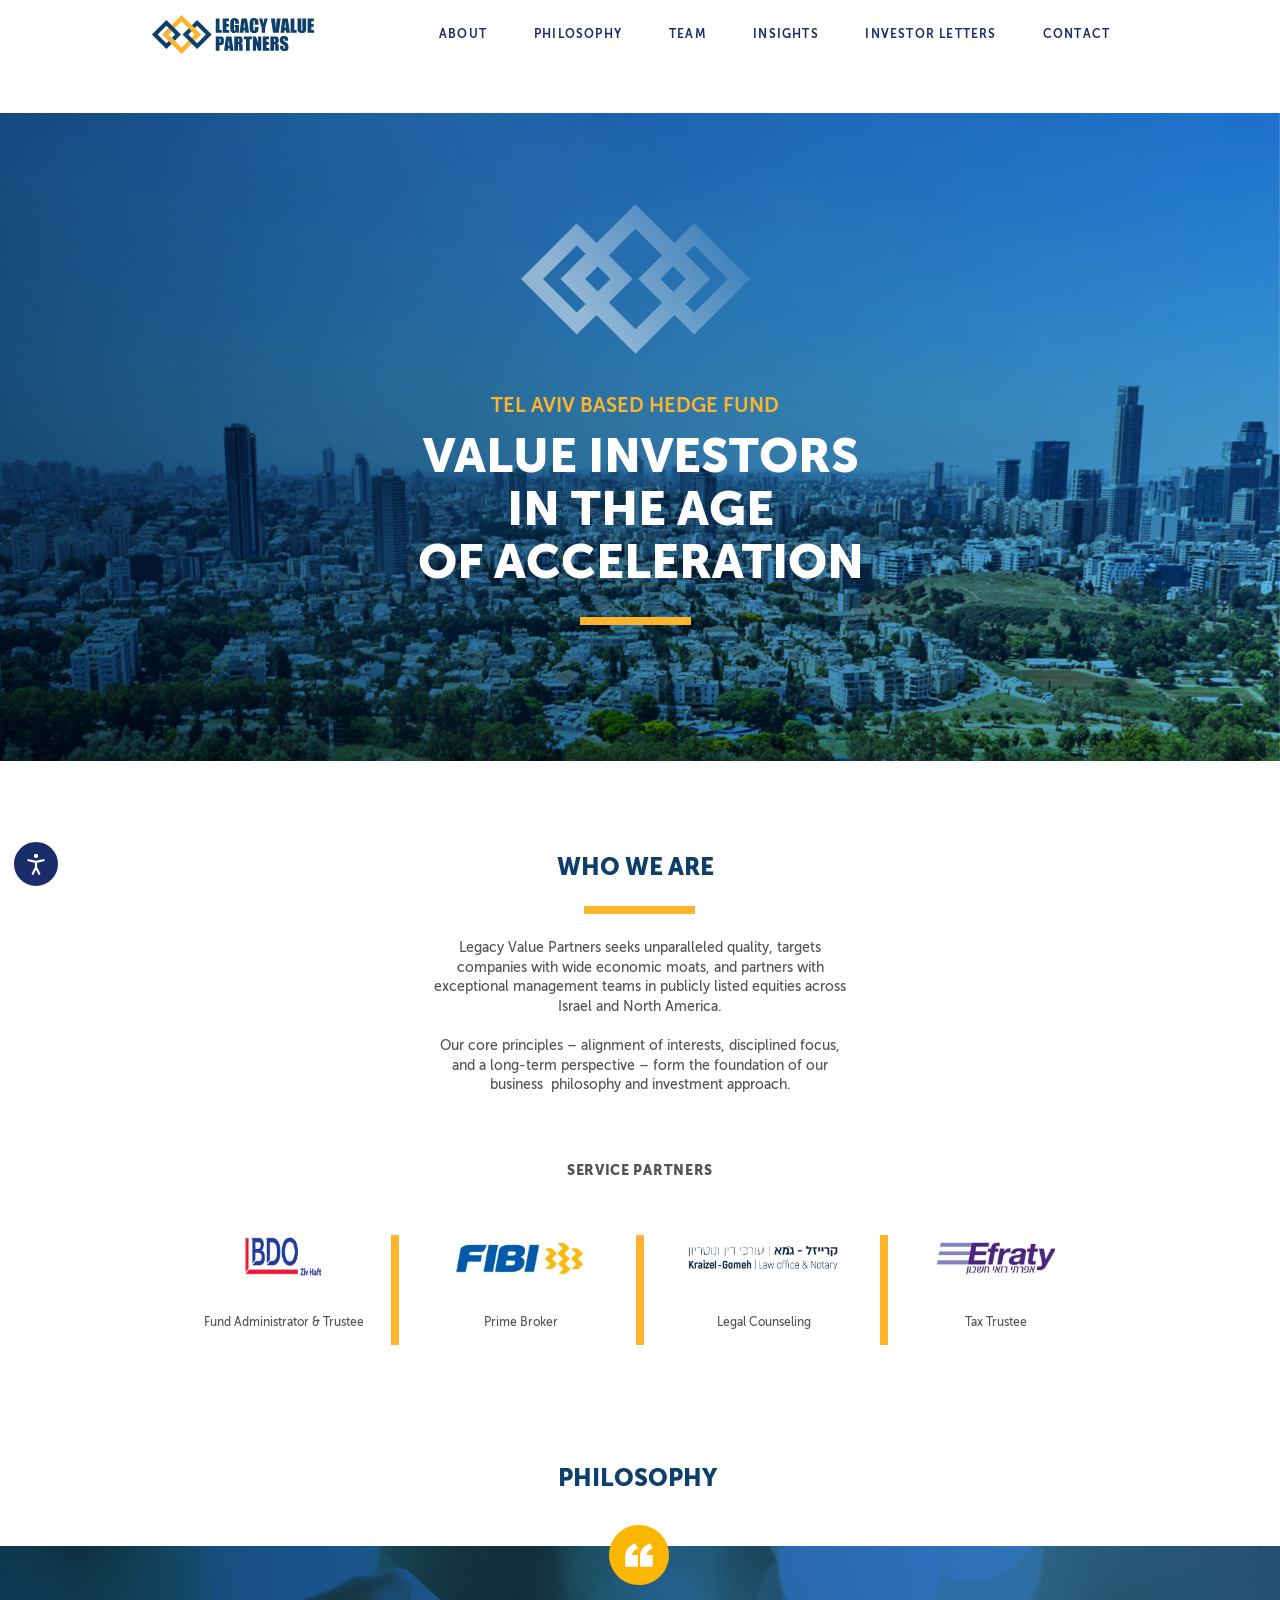
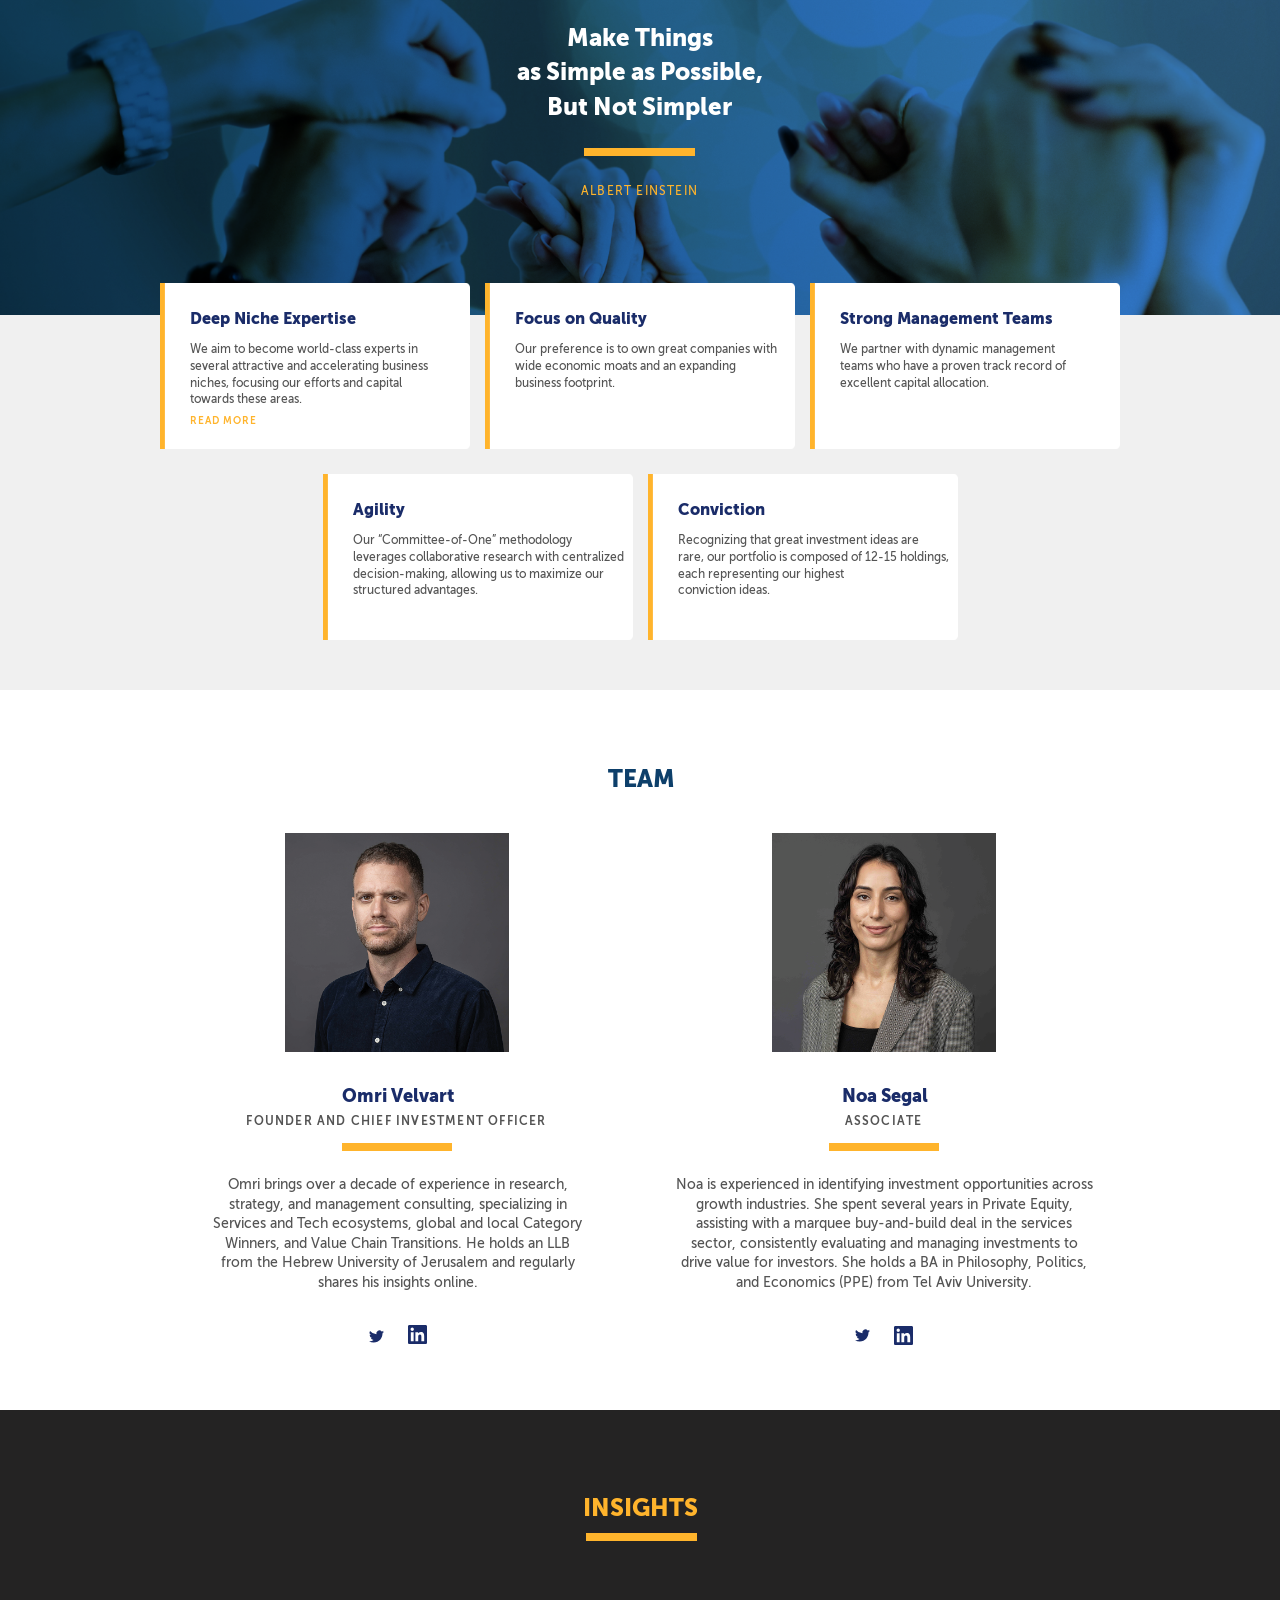
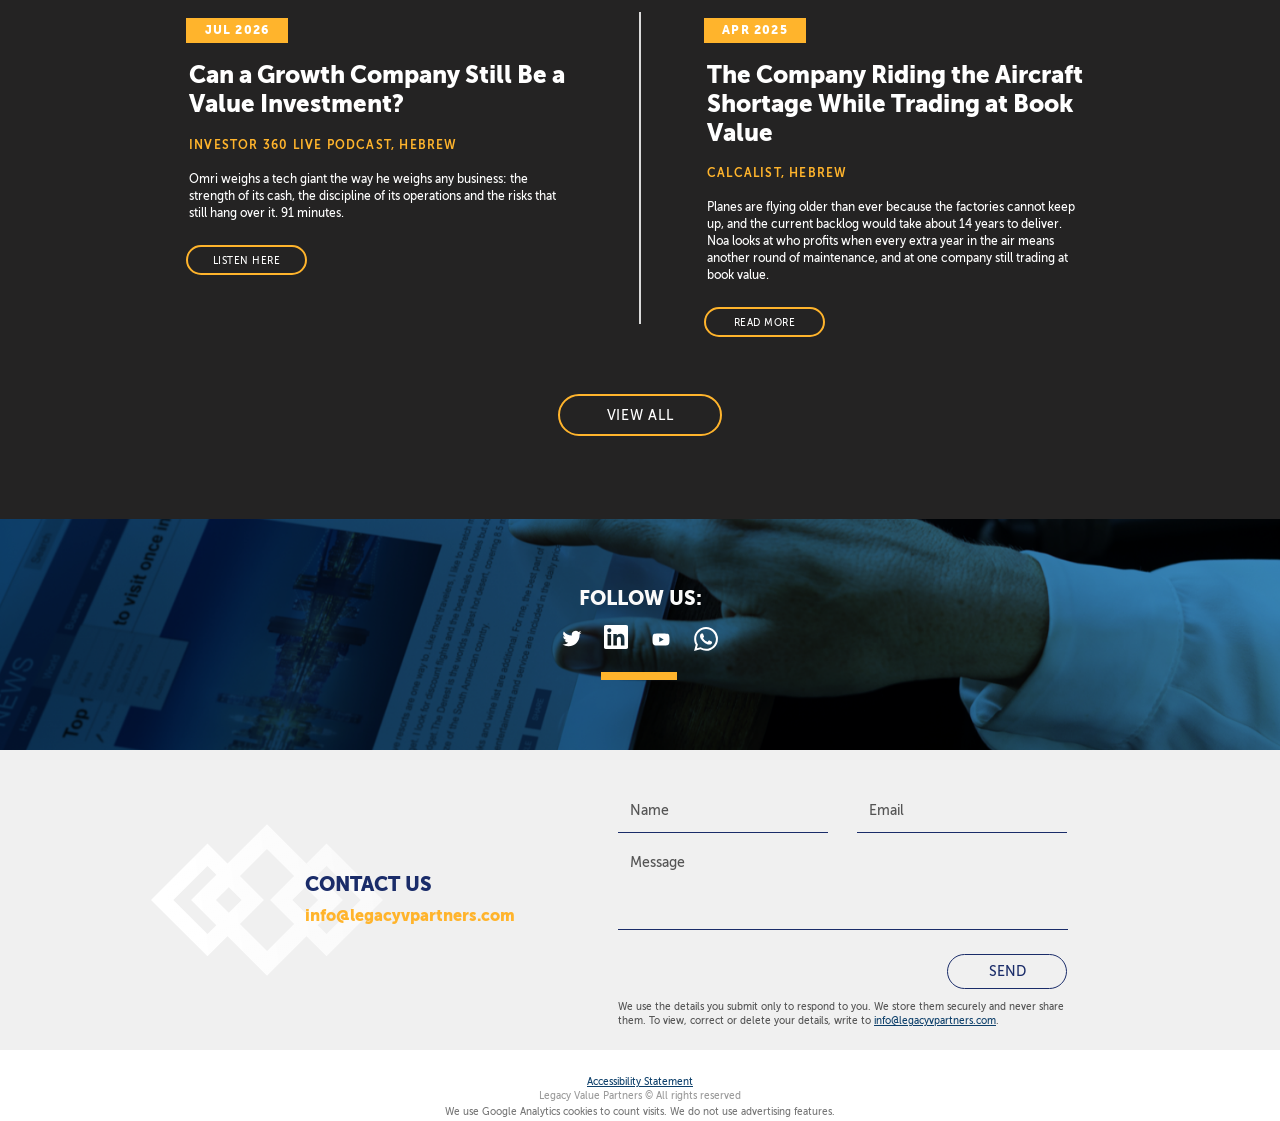
<file: index.html>
<!doctype html>
<html lang="en" class="ff-figtree">
<head>
<meta charset="utf-8">
<meta name="viewport" content="width=device-width, initial-scale=1">
<title>Home | Legacy Value Partners</title>
<meta name="description" content="Tel Aviv Based Hedge Fund.">
<link rel="canonical" href="https://www.legacyvpartners.com/">
<meta property="og:title" content="Home | Legacy Value Partners">
<meta property="og:description" content="Tel Aviv Based Hedge Fund.">
<meta property="og:url" content="https://www.legacyvpartners.com/">
<meta property="og:site_name" content="Legacy Value Partners">
<meta property="og:type" content="website">
<meta property="og:image" content="https://static.wixstatic.com/media/26309e_0fb29f59da424d8299e767929e6ff6e8~mv2.png/v1/fill/w_1200,h_800,al_c/26309e_0fb29f59da424d8299e767929e6ff6e8~mv2.png">
<meta property="og:image:width" content="1200">
<meta property="og:image:height" content="800">
<meta name="twitter:card" content="summary_large_image">
<meta name="twitter:title" content="Home | Legacy Value Partners">
<meta name="twitter:description" content="Tel Aviv Based Hedge Fund.">
<link rel="icon" type="image/png" sizes="32x32" href="/favicon-32.png">
<link rel="icon" type="image/png" sizes="192x192" href="/favicon-192.png">
<link rel="apple-touch-icon" href="/apple-touch-icon.png">
<link rel="preconnect" href="https://fonts.googleapis.com"><link rel="preconnect" href="https://fonts.gstatic.com" crossorigin><link rel="stylesheet" href="https://fonts.googleapis.com/css2?family=Figtree:wght@500;700;900&amp;display=swap">
<link rel="stylesheet" href="/css/site.css">
</head>
<body class="">
<a class="skip" href="#main">Skip to Main Content</a>
<header class="hdr"><div class="in">
<a class="logo e" href="/" style="--x:0;--y:15;--w:166;--eh:39;--mx:20;--my:20;--mw:140;--meh:34"><img src="/img/logo.svg" width="166" height="39" alt="קרן לגאסי, לגאסי פרטנרס, לגאסי ואליו פרטנרס, Legacy Partners, Legacy Value, Legacy Value Partners, עומרי ולורט, Omri Velvart"></a>
<nav class="nav e" aria-label="Site" style="--x:270;--y:17;--w:709;--eh:34"><ul><li style="width:86px"><a class="f7" href="/#about">ABOUT</a></li><li style="width:128px"><a class="f7" href="/#philosophy">PHILOSOPHY</a></li><li style="width:76px"><a class="f7" href="/#team">TEAM</a></li><li style="width:104px"><a class="f7" href="/insights/">INSIGHTS</a></li><li style="width:170px"><a class="f7" href="/investor-letters/">INVESTOR LETTERS</a></li><li style="width:105px"><a class="f7" href="/#contact">CONTACT</a></li></ul></nav>
<button class="burger" type="button" aria-label="Menu" aria-expanded="false" aria-controls="mmenu"><span></span><span></span><span></span></button>
</div></header>
<div class="mmenu" id="mmenu" hidden><button class="scrim" type="button" tabindex="-1" aria-label="Close"></button>
<div class="panel" role="dialog" aria-modal="true" aria-label="Site">
<button class="close" type="button" aria-label="Close"><svg viewBox="0 0 17 17" aria-hidden="true" focusable="false"><path d="M1 1l15 15M16 1L1 16" fill="none"/></svg></button>
<nav aria-label="Site"><ul><li><a class="f9" href="/#about">ABOUT</a></li><li><a class="f9" href="/#philosophy">PHILOSOPHY</a></li><li><a class="f9" href="/#team">TEAM</a></li><li><a class="f9" href="/insights/">INSIGHTS</a></li><li><a class="f9" href="/investor-letters/">INVESTOR LETTERS</a></li><li><a class="f9" href="/#contact">CONTACT</a></li></ul></nav></div></div>
<main id="main" tabindex="-1">
<section class="sec hero" style="--h:650;--mh:549">
<img class="bg" src="/img/26309e_e0206401cdea4b7a89e9cd81a82e91bb.png" alt="" fetchpriority="high">
<div class="in">
<div class="e " style="--x:371;--y:93;--w:229;--eh:150;--mx:68;--my:53;--mw:183;--meh:120"><img src="/img/diamond-hero.svg" alt="" width="229" height="150" style="width:100%;height:100%"></div>
<p class="e f7 tag" style="--x:294;--y:281;--w:381;--mx:20;--my:194;--mw:281">TEL AVIV BASED HEDGE FUND</p>
<h1 class="e f9 hero-h1" style="--x:200;--y:319.4;--w:581;--mx:20;--my:232.7;--mw:280">VALUE INVESTORS<br>IN THE AGE<br class="bd"> OF<br class="bm"> ACCELERATION</h1>
<div class="e bar" style="--x:430;--y:506;--w:111;--eh:8;--mx:105;--my:438;--mw:111;--meh:8" aria-hidden="true"></div>
</div></section>
<section class="sec about" style="--h:785;--mh:1292" aria-labelledby="about-h">
<div class="in">
<span class="e anchor" style="--x:0;--y:-97;--w:1;--eh:1;--mx:0;--my:-71;--mw:1;--meh:1" id="about"></span>
<h2 class="e f9 h2s" style="--x:400;--y:90;--w:171;--mx:20;--my:58;--mw:281" id="about-h">WHO WE ARE</h2>
<div class="e bar" style="--x:434;--y:145;--w:111;--eh:8;--mx:105;--my:101;--mw:111;--meh:8" aria-hidden="true"></div>
<div class="e f5 lead" style="--x:279;--y:177;--w:422;--mx:20;--my:127;--mw:281"><p>Legacy Value Partners seeks unparalleled quality, targets companies with wide economic moats, and partners with exceptional management teams in publicly listed equities across Israel and North America.</p><p>Our core principles – alignment of interests, disciplined focus, and a long-term perspective – form the foundation of our business  philosophy and investment approach.</p></div>
<h2 class="e f9 kicker" style="--x:279;--y:402;--w:422;--mx:20;--my:506;--mw:282">SERVICE PARTNERS</h2>
<ul class="partners">
<li><a class="e " style="--x:90;--y:469;--w:90;--eh:57;--mx:110;--my:564;--mw:102;--meh:66" href="https://www.bdo.co.il/en-gb/home-en" target="_blank" rel="noopener"><img src="/img/26309e_64f515bd4ccc4b3183176f81cf0e56e2.png" alt="BDO Ziv Haft" style="width:100%;height:100%;object-fit:cover" loading="lazy"></a>
<p class="e f5 plabel" style="--x:48;--y:553;--w:171;--mx:20;--my:650;--mw:282">Fund Administrator &amp; Trustee</p></li>
<li><a class="e " style="--x:299;--y:473;--w:141;--eh:48;--mx:80;--my:730;--mw:162;--meh:54" href="https://online.fibi.co.il/wps/portal/FibiMenu/HomeEN" target="_blank" rel="noopener"><img src="/img/26309e_6a099a3b1e40432e803fad469cb81fbc.png" alt="FIBI" style="width:100%;height:100%;object-fit:cover" loading="lazy"></a>
<p class="e f5 plabel" style="--x:285;--y:553;--w:171;--mx:20;--my:793;--mw:282">Prime Broker</p></li>
<li><a class="e " style="--x:538;--y:485;--w:150;--eh:24;--mx:69;--my:884;--mw:183;--meh:33" href="http://www.kg-adv.co.il/" target="_blank" rel="noopener"><img src="/img/26309e_f2d88d7adc4545d580c0a416f50c280c.png" alt="Kraizel-Gomeh, law office and notary" style="width:100%;height:100%;object-fit:cover" loading="lazy"></a>
<p class="e f5 plabel" style="--x:528;--y:553;--w:171;--mx:20;--my:940;--mw:282">Legal Counseling</p></li>
<li><a class="e " style="--x:785;--y:481;--w:120;--eh:33;--mx:101;--my:1026;--mw:120;--meh:33" href="https://www.efraty.com/" target="_blank" rel="noopener"><img src="/img/26309e_4215a8f17d894fe089c671c5e06f05ad.png" alt="Efraty" style="width:100%;height:100%;object-fit:cover" loading="lazy"></a>
<p class="e f5 plabel" style="--x:760;--y:553;--w:171;--mx:20;--my:1081;--mw:282">Tax Trustee</p></li>
</ul>
<div class="e vbar d-only" style="--x:241;--y:474;--w:8;--eh:110" aria-hidden="true"></div>
<div class="e vbar d-only" style="--x:486;--y:474;--w:8;--eh:110" aria-hidden="true"></div>
<div class="e vbar d-only" style="--x:730;--y:474;--w:8;--eh:110" aria-hidden="true"></div>
<div class="e bar m-only" style="--mx:105;--my:700;--mw:111;--meh:8" aria-hidden="true"></div>
<div class="e bar m-only" style="--mx:105;--my:843;--mw:111;--meh:8" aria-hidden="true"></div>
<div class="e bar m-only" style="--mx:105;--my:985;--mw:111;--meh:8" aria-hidden="true"></div>
<span class="e anchor" style="--x:0;--y:522;--w:1;--eh:1;--mx:0;--my:1110.8;--mw:1;--meh:1" id="philosophy"></span>
<h2 class="e f9 h2s" style="--x:402;--y:701;--w:171;--mx:20;--my:1207;--mw:282" id="philo-h">PHILOSOPHY</h2>
</div></section>
<section class="sec philo" style="--h:744;--mh:1297;background:var(--light)" aria-labelledby="philo-h">
<div class="philo-bg"><img class="bg" src="/img/26309e_a08a5d87105a4c47850a43f7136e48e2.png" alt="" loading="lazy"></div>
<div class="in">
<div class="e " style="--x:459;--y:-21;--w:60;--eh:60;--mx:131;--my:-20;--mw:60;--meh:60"><img src="/img/quote.svg" alt="" width="60" height="60" style="width:100%;height:100%"></div>
<figure class="quote">
<blockquote class="e f9 quote-t" style="--x:335;--y:74.6;--w:309;--mx:20;--my:65.8;--mw:281"><p>Make Things<br>as Simple as Possible,<br>But Not Simpler</p></blockquote>
<div class="e bar" style="--x:434;--y:202;--w:111;--eh:8;--mx:105;--my:181;--mw:111;--meh:8" aria-hidden="true"></div>
<figcaption class="e f5 cite" style="--x:335;--y:237;--w:309;--mx:20;--my:214;--mw:281">ALBERT EINSTEIN</figcaption>
</figure>
<ul class="cards">
<li class="e card" style="--x:10;--y:337;--w:310;--eh:166;--mx:0;--my:313;--mw:320;--meh:1"><h3 class="e f9 card-t" style="--x:30;--y:25;--w:270;--mx:0;--my:0;--mw:320">Deep Niche Expertise</h3><p class="e f5 card-p" style="--x:30;--y:58;--w:274;--mx:40;--my:36;--mw:240">We aim to become world-class experts in <br class="bd">several attractive and <br class="bm">accelerating business <br class="bd">niches, <br class="bm">focusing our efforts and capital<br>towards these areas.</p><a class="e more c f7" style="--x:30;--y:131;--w:90;--mx:0;--my:159;--mw:320" href="/insights/">READ MORE</a></li>
<li class="e card" style="--x:335;--y:337;--w:310;--eh:166;--mx:0;--my:531;--mw:320;--meh:1"><h3 class="e f9 card-t" style="--x:30;--y:25;--w:270;--mx:0;--my:0;--mw:320">Focus on Quality</h3><p class="e f5 card-p" style="--x:30;--y:58;--w:274;--mx:33;--my:35;--mw:254">Our preference is to own great <br class="bm">companies with <br class="bd">wide economic <br class="bm">moats and an expanding <br class="bd">business <br class="bm">footprint.</p></li>
<li class="e card" style="--x:660;--y:337;--w:310;--eh:166;--mx:0;--my:701;--mw:320;--meh:1"><h3 class="e f9 card-t" style="--x:30;--y:25;--w:270;--mx:0;--my:0;--mw:320">Strong Management Teams</h3><p class="e f5 card-p" style="--x:30;--y:58;--w:274;--mx:37;--my:35;--mw:246">We partner with dynamic <br class="bm">management <br class="bd">teams who have a <br class="bm">proven track record of <br class="bd">excellent <br class="bm">capital allocation.</p></li>
<li class="e card" style="--x:172.5;--y:528;--w:310;--eh:166;--mx:0;--my:871;--mw:320;--meh:1"><h3 class="e f9 card-t" style="--x:30;--y:25;--w:270;--mx:0;--my:0;--mw:320">Agility</h3><p class="e f5 card-p" style="--x:30;--y:58;--w:274;--mx:50;--my:38;--mw:220">Our “Committee-of-One” methodology <br class="bd">leverages <br class="bm">collaborative research with <br class="bm">centralized <br class="bd">decision-making, allowing us to maximize our<br>structured advantages.</p></li>
<li class="e card" style="--x:497.5;--y:528;--w:310;--eh:166;--mx:0;--my:1089;--mw:320;--meh:1"><h3 class="e f9 card-t" style="--x:30;--y:25;--w:270;--mx:0;--my:0;--mw:320">Conviction</h3><p class="e f5 card-p" style="--x:30;--y:58;--w:274;--mx:30;--my:35;--mw:260">Recognizing that great investment <br class="bm">ideas are <br class="bd">rare, our portfolio is <br class="bm">composed of 12-15 holdings, each <br class="bm">representing our highest<br>conviction ideas.</p></li>
</ul>
<span class="e anchor" style="--x:0;--y:631;--w:1;--eh:1;--mx:0;--my:1226;--mw:1;--meh:1" id="team"></span>
</div></section>
<section class="sec team" style="--h:720;--mh:1135" aria-labelledby="team-h"><div class="in">
<h2 class="e f9 h2s" style="--x:340;--y:73;--w:302;--mx:20;--my:35;--mw:280" id="team-h">TEAM</h2>
<ul class="people">
<li><div class="e " style="--x:135;--y:143;--w:224;--eh:219;--mx:80;--my:86;--mw:160;--meh:156"><img src="/img/26309e_9d14364a679448b2bc596f3b5eb9279d.png" alt="Omri Velvart" style="width:100%;height:100%;object-fit:cover" loading="lazy"></div><h3 class="e f9 pname s17" style="--x:137;--y:393;--w:222;--mx:20;--my:252;--mw:280">Omri Velvart</h3><p class="e f7 prole" style="--x:70;--y:423;--w:353;--mx:60;--my:285;--mw:200">FOUNDER AND CHIEF <br class="bm">INVESTMENT OFFICER</p><div class="e bar" style="--x:192;--y:453;--w:110;--eh:8;--mx:105;--my:345;--mw:110;--meh:8" aria-hidden="true"></div><p class="e f5 pbio" style="--x:61;--y:485;--w:373;--mx:20;--my:363;--mw:280">Omri brings over a decade of experience in <br class="bm">research, <br class="bd">strategy, and management <br class="bm">consulting, specializing in <br class="bd">Services and <br class="bm">Tech ecosystems, global and local <br class="bm">Category <br class="bd">Winners, and Value Chain <br class="bm">Transitions. He holds an LLB <br class="bd">from the <br class="bm">Hebrew University of Jerusalem and <br class="bm">regularly <br class="bd">shares his insights online.</p><a class="e ico" style="--x:217;--y:639;--w:19;--eh:15;--mx:127;--my:541;--mw:20;--meh:16" href="https://x.com/Omri_Legacy" target="_blank" rel="noopener" aria-label="Omri Velvart on Twitter"><svg viewBox="0 0 24 24" aria-hidden="true" focusable="false"><path d="M21.543 7.104c.015.211.015.423.015.636 0 6.507-4.954 14.01-14.01 14.01v-.003A13.94 13.94 0 0 1 0 19.539a9.88 9.88 0 0 0 7.287-2.041 4.93 4.93 0 0 1-4.6-3.42 4.916 4.916 0 0 0 2.223-.084A4.926 4.926 0 0 1 .96 9.167v-.062a4.887 4.887 0 0 0 2.235.616A4.928 4.928 0 0 1 1.67 3.148 13.98 13.98 0 0 0 11.82 8.292a4.929 4.929 0 0 1 8.39-4.49 9.868 9.868 0 0 0 3.128-1.196 4.941 4.941 0 0 1-2.165 2.724A9.828 9.828 0 0 0 24 4.555a10.019 10.019 0 0 1-2.457 2.549z"/></svg></a><a class="e ico" style="--x:258;--y:635;--w:19;--eh:19;--mx:172;--my:537;--mw:20;--meh:20" href="https://www.linkedin.com/in/omrivelvart/" target="_blank" rel="noopener" aria-label="Omri Velvart on LinkedIn"><svg viewBox="0 0 24 24" aria-hidden="true" focusable="false"><path d="M20.447 20.452h-3.554v-5.569c0-1.328-.027-3.037-1.852-3.037-1.853 0-2.136 1.445-2.136 2.939v5.667H9.351V9h3.414v1.561h.046c.477-.9 1.637-1.85 3.37-1.85 3.601 0 4.267 2.37 4.267 5.455v6.286zM5.337 7.433c-1.144 0-2.063-.926-2.063-2.065 0-1.138.92-2.063 2.063-2.063 1.14 0 2.064.925 2.064 2.063 0 1.139-.925 2.065-2.064 2.065zm1.782 13.019H3.555V9h3.564v11.452zM22.225 0H1.771C.792 0 0 .774 0 1.729v20.542C0 23.227.792 24 1.771 24h20.451C23.2 24 24 23.227 24 22.271V1.729C24 .774 23.2 0 22.222 0h.003z"/></svg></a></li>
<li><div class="e " style="--x:622;--y:143;--w:224;--eh:219;--mx:80;--my:595;--mw:160;--meh:156"><img src="/img/26309e_5343bd5e7b0b41988fa1904ddd17c1fd.png" alt="Noa Segal" style="width:100%;height:100%;object-fit:cover" loading="lazy"></div><h3 class="e f9 pname" style="--x:624;--y:393;--w:222;--mx:20;--my:761;--mw:280">Noa Segal</h3><p class="e f7 prole" style="--x:557;--y:423;--w:353;--mx:20;--my:797;--mw:280">ASSOCIATE</p><div class="e bar" style="--x:679;--y:453;--w:110;--eh:8;--mx:105;--my:836;--mw:110;--meh:8" aria-hidden="true"></div><p class="e f5 pbio" style="--x:521;--y:485;--w:426;--mx:20;--my:854;--mw:280">Noa is experienced in identifying <br class="bm">investment opportunities across <br class="bd">growth <br class="bm">industries. She spent several years in <br class="bm">Private Equity, <br class="bd">assisting with a marquee <br class="bm">buy-and-build deal in the services <br class="bd">sector, <br class="bm">consistently evaluating and managing <br class="bm">investments to <br class="bd">drive value for investors. <br class="bm">She holds a BA in Philosophy, Politics, <br class="bd">and <br class="bm">Economics (PPE) from Tel Aviv University.</p><a class="e ico" style="--x:703;--y:638;--w:19;--eh:15;--mx:132;--my:1063;--mw:20;--meh:20" href="https://x.com/Noa__Legacy" target="_blank" rel="noopener" aria-label="Noa Segal on X"><svg viewBox="0 0 24 24" aria-hidden="true" focusable="false"><path d="M21.543 7.104c.015.211.015.423.015.636 0 6.507-4.954 14.01-14.01 14.01v-.003A13.94 13.94 0 0 1 0 19.539a9.88 9.88 0 0 0 7.287-2.041 4.93 4.93 0 0 1-4.6-3.42 4.916 4.916 0 0 0 2.223-.084A4.926 4.926 0 0 1 .96 9.167v-.062a4.887 4.887 0 0 0 2.235.616A4.928 4.928 0 0 1 1.67 3.148 13.98 13.98 0 0 0 11.82 8.292a4.929 4.929 0 0 1 8.39-4.49 9.868 9.868 0 0 0 3.128-1.196 4.941 4.941 0 0 1-2.165 2.724A9.828 9.828 0 0 0 24 4.555a10.019 10.019 0 0 1-2.457 2.549z"/></svg></a><a class="e ico" style="--x:744;--y:636;--w:19;--eh:19;--mx:169;--my:1061;--mw:20;--meh:20" href="https://www.linkedin.com/in/noa-segal-55bb57201/" target="_blank" rel="noopener" aria-label="Noa Segal on LinkedIn"><svg viewBox="0 0 24 24" aria-hidden="true" focusable="false"><path d="M20.447 20.452h-3.554v-5.569c0-1.328-.027-3.037-1.852-3.037-1.853 0-2.136 1.445-2.136 2.939v5.667H9.351V9h3.414v1.561h.046c.477-.9 1.637-1.85 3.37-1.85 3.601 0 4.267 2.37 4.267 5.455v6.286zM5.337 7.433c-1.144 0-2.063-.926-2.063-2.065 0-1.138.92-2.063 2.063-2.063 1.14 0 2.064.925 2.064 2.063 0 1.139-.925 2.065-2.064 2.065zm1.782 13.019H3.555V9h3.564v11.452zM22.225 0H1.771C.792 0 0 .774 0 1.729v20.542C0 23.227.792 24 1.771 24h20.451C23.2 24 24 23.227 24 22.271V1.729C24 .774 23.2 0 22.222 0h.003z"/></svg></a></li>
</ul></div></section>
<section class="sec dk ins-home" style="--h:709;--mh:947.6" aria-labelledby="ins-h"><div class="in">
<h2 class="e f9 h2s ml yel" style="--x:415;--y:82;--w:150;--mx:20;--my:42;--mw:280" id="ins-h">INSIGHTS</h2>
<div class="e bar" style="--x:436;--y:123;--w:111;--eh:8;--mx:20;--my:77;--mw:111;--meh:8" aria-hidden="true"></div>
<div class="e vline d-only" style="--x:489;--y:202;--w:2;--eh:312.4" aria-hidden="true"></div>
<ul class="ins-list">
<li><p class="e f9 badge" style="--x:36;--y:208;--w:102;--eh:25;--mx:20;--my:129;--mw:102;--meh:25"><span class="sr-only">Date: </span>JUL 2026</p><h3 class="e f9 it" style="--x:39;--y:251;--w:423;--mx:20;--my:165;--mw:280">Can a Growth Company Still Be a Value Investment?</h3><p class="e f7 isrc" style="--x:39;--y:327;--w:423;--mx:20;--my:220.2;--mw:280">INVESTOR 360 LIVE PODCAST, HEBREW</p><p class="e f5 ib" style="--x:39;--y:361;--w:371;--mx:20;--my:269.4;--mw:280">Omri weighs a tech giant the way he weighs any business: the strength of its cash, the discipline of its operations and the risks that still hang over it. 91 minutes.</p><a class="e btn-o f5" style="--x:36;--y:435.4;--w:121;--eh:30;--mx:20;--my:359.8;--mw:150;--meh:42" href="https://open.spotify.com/episode/6sVqm2fE0M1j3h7ZPMGhvV" target="_blank" rel="noopener">LISTEN HERE</a></li>
<li><p class="e f9 badge" style="--x:554;--y:208;--w:102;--eh:25;--mx:20;--my:459.8;--mw:102;--meh:25"><span class="sr-only">Date: </span>APR 2025</p><h3 class="e f9 it" style="--x:557;--y:251;--w:423;--mx:20;--my:495.8;--mw:280">The Company Riding the Aircraft Shortage While Trading at Book Value</h3><p class="e f7 isrc" style="--x:557;--y:355.4;--w:423;--mx:20;--my:574.2;--mw:280">CALCALIST, HEBREW</p><p class="e f5 ib" style="--x:557;--y:389.4;--w:371;--mx:20;--my:603.8;--mw:280">Planes are flying older than ever because the factories cannot keep up, and the current backlog would take about 14 years to deliver. Noa looks at who profits when every extra year in the air means another round of maintenance, and at one company still trading at book value.</p><a class="e btn-o f5" style="--x:554;--y:497.4;--w:121;--eh:30;--mx:20;--my:753;--mw:150;--meh:42" href="https://www.calcalist.co.il/market/article/byuoiajyll" target="_blank" rel="noopener">READ MORE</a></li>
</ul>
<a class="e btn-o lg f5" style="--x:408;--y:584.4;--w:164;--eh:42;--mx:20;--my:846;--mw:280;--meh:45" href="/insights/">VIEW ALL</a>
</div></section>
</main>
<footer>
<section class="sec dk follow-band" style="--h:231;--mh:208" aria-labelledby="follow-h">
<img class="bg" src="/img/26309e_38a93aa80e8c4070a8c1eacc4a382505.png" alt="" loading="lazy">
<div class="in">
<h2 class="e f9 follow" style="--x:0;--y:66;--w:980;--mx:0;--my:57.2;--mw:320" id="follow-h">FOLLOW US:</h2>
<ul>
<li><a class="e ico w on-dark" style="--x:410;--y:110;--w:24;--eh:19;--mx:90;--my:97;--mw:20;--meh:20" href="https://x.com/___LVP___" target="_blank" rel="noopener" aria-label="Twitter"><svg viewBox="0 0 24 24" aria-hidden="true" focusable="false"><path d="M21.543 7.104c.015.211.015.423.015.636 0 6.507-4.954 14.01-14.01 14.01v-.003A13.94 13.94 0 0 1 0 19.539a9.88 9.88 0 0 0 7.287-2.041 4.93 4.93 0 0 1-4.6-3.42 4.916 4.916 0 0 0 2.223-.084A4.926 4.926 0 0 1 .96 9.167v-.062a4.887 4.887 0 0 0 2.235.616A4.928 4.928 0 0 1 1.67 3.148 13.98 13.98 0 0 0 11.82 8.292a4.929 4.929 0 0 1 8.39-4.49 9.868 9.868 0 0 0 3.128-1.196 4.941 4.941 0 0 1-2.165 2.724A9.828 9.828 0 0 0 24 4.555a10.019 10.019 0 0 1-2.457 2.549z"/></svg></a></li>
<li><a class="e ico w on-dark" style="--x:454;--y:106;--w:24;--eh:24;--mx:131;--my:97;--mw:20;--meh:20" href="https://www.linkedin.com/company/legacy-value-partners-lp/" target="_blank" rel="noopener" aria-label="LinkedIn"><svg viewBox="0 0 24 24" aria-hidden="true" focusable="false"><path d="M20.447 20.452h-3.554v-5.569c0-1.328-.027-3.037-1.852-3.037-1.853 0-2.136 1.445-2.136 2.939v5.667H9.351V9h3.414v1.561h.046c.477-.9 1.637-1.85 3.37-1.85 3.601 0 4.267 2.37 4.267 5.455v6.286zM5.337 7.433c-1.144 0-2.063-.926-2.063-2.065 0-1.138.92-2.063 2.063-2.063 1.14 0 2.064.925 2.064 2.063 0 1.139-.925 2.065-2.064 2.065zm1.782 13.019H3.555V9h3.564v11.452zM22.225 0H1.771C.792 0 0 .774 0 1.729v20.542C0 23.227.792 24 1.771 24h20.451C23.2 24 24 23.227 24 22.271V1.729C24 .774 23.2 0 22.222 0h.003z"/></svg></a></li>
<li><a class="e ico w on-dark" style="--x:499;--y:112;--w:24;--eh:17;--mx:172;--my:100;--mw:20;--meh:14" href="https://www.youtube.com/@___LVP___" target="_blank" rel="noopener" aria-label="YouTube"><svg viewBox="0 0 24 24" aria-hidden="true" focusable="false"><path d="M23.498 6.186a3.016 3.016 0 0 0-2.122-2.136C19.505 3.545 12 3.545 12 3.545s-7.505 0-9.377.505A3.017 3.017 0 0 0 .502 6.186C0 8.07 0 12 0 12s0 3.93.502 5.814a3.016 3.016 0 0 0 2.122 2.136c1.871.505 9.376.505 9.376.505s7.505 0 9.377-.505a3.015 3.015 0 0 0 2.122-2.136C24 15.93 24 12 24 12s0-3.93-.502-5.814zM9.545 15.568V8.432L15.818 12l-6.273 3.568z"/></svg></a></li>
<li><a class="e ico w on-dark" style="--x:544;--y:108;--w:24;--eh:24;--mx:213;--my:98;--mw:20;--meh:19" href="https://www.whatsapp.com/channel/0029VaLT8jA545uw27vBL63d" target="_blank" rel="noopener" aria-label="WhatsApp"><svg viewBox="0 0 24 24" aria-hidden="true" focusable="false"><path d="M17.472 14.382c-.297-.149-1.758-.867-2.03-.967-.273-.099-.471-.148-.67.15-.197.297-.767.966-.94 1.164-.173.199-.347.223-.644.075-.297-.15-1.255-.463-2.39-1.475-.883-.788-1.48-1.761-1.653-2.059-.173-.297-.018-.458.13-.606.134-.133.298-.347.446-.52.149-.174.198-.298.298-.497.099-.198.05-.371-.025-.52-.075-.149-.669-1.612-.916-2.207-.242-.579-.487-.5-.669-.51-.173-.008-.371-.01-.57-.01-.198 0-.52.074-.792.372-.272.297-1.04 1.016-1.04 2.479 0 1.462 1.065 2.875 1.213 3.074.149.198 2.096 3.2 5.077 4.487.709.306 1.262.489 1.694.625.712.227 1.36.195 1.871.118.571-.085 1.758-.719 2.006-1.413.248-.694.248-1.289.173-1.413-.074-.124-.272-.198-.57-.347m-5.421 7.403h-.004a9.87 9.87 0 01-5.031-1.378l-.361-.214-3.741.982.998-3.648-.235-.374a9.86 9.86 0 01-1.51-5.26c.001-5.45 4.436-9.884 9.888-9.884 2.64 0 5.122 1.03 6.988 2.898a9.825 9.825 0 012.893 6.994c-.003 5.45-4.437 9.884-9.885 9.884m8.413-18.297A11.815 11.815 0 0012.05 0C5.495 0 .16 5.335.157 11.892c0 2.096.547 4.142 1.588 5.945L.057 24l6.305-1.654a11.882 11.882 0 005.683 1.448h.005c6.554 0 11.89-5.335 11.893-11.893a11.821 11.821 0 00-3.48-8.413Z"/></svg></a></li>
</ul>
<div class="e bar" style="--x:451;--y:153;--w:76;--eh:8;--mx:125;--my:139;--mw:73;--meh:8" aria-hidden="true"></div>
</div></section>
<section class="sec contact" id="contact" style="--h:300;--mh:647" aria-labelledby="contact-h"><div class="in">
<div class="e " style="--x:1;--y:74;--w:232;--eh:152;--mx:10;--my:44;--mw:187;--meh:123"><img src="/img/diamond-footer.svg" width="232" height="152" alt="" style="width:100%;height:100%"></div>
<p class="e f9 ct" style="--x:155;--y:121;--w:300;--mx:88;--my:85;--mw:220" id="contact-h">CONTACT US</p>
<p class="e f9" style="--x:155;--y:155.4;--w:260;--mx:88;--my:112.4;--mw:230"><a class="cmail f9" href="mailto:info@legacyvpartners.com">info@legacyvpartners.com</a></p>
<form class="lvp-contact" method="post" novalidate data-form="contact">
<div class="e " style="--x:468;--y:39;--w:210;--eh:44;--mx:22;--my:202;--mw:279;--meh:35"><label class="sr-only" for="cf-name">Name</label><input class="fld f5" id="cf-name" name="name" type="text" placeholder="Name" required maxlength="100" autocomplete="name"></div>
<div class="e " style="--x:707;--y:39;--w:210;--eh:44;--mx:22;--my:269;--mw:279;--meh:35"><label class="sr-only" for="cf-email">Email</label><input class="fld f5" id="cf-email" name="email" type="email" placeholder="Email" required maxlength="250" pattern="^.+@.+\.[a-zA-Z]{2,63}$" autocomplete="email"></div>
<div class="e " style="--x:468;--y:92;--w:450;--eh:88;--mx:22;--my:340;--mw:279;--meh:100"><label class="sr-only" for="cf-msg">Message</label><textarea class="fld f5" id="cf-msg" name="message" placeholder="Message"></textarea></div>
<div class="hp" aria-hidden="true"><label for="cf-website">Website</label><input id="cf-website" name="website" type="text" tabindex="-1" autocomplete="off"></div>
<button class="e btn-send f5" style="--x:797;--y:204;--w:120;--eh:35;--mx:22;--my:472;--mw:279;--meh:45" type="submit">SEND</button>
<p class="e fstatus f5" style="--x:468;--y:204;--w:315;--mx:22;--my:527;--mw:279" role="status" aria-live="polite"></p>
<p class="e fnote f5" style="--x:468;--y:250;--w:450;--mx:22;--my:575;--mw:279">We use the details you submit only to respond to you. We store them securely and never share them. To view, correct or delete your details, write to <a href="mailto:info@legacyvpartners.com">info@legacyvpartners.com</a>.</p>
</form></div></section>
<div class="bottom"><a class="f5" href="/accessibility-statement/">Accessibility Statement</a><p class="copy f5">Legacy Value Partners © All rights reserved</p><p class="note f5">We use Google Analytics cookies to count visits. We do not use advertising features.</p></div>
</footer>
<script src="/js/site.js" defer></script>
<script src="/js/a11y.js" defer></script>
</body>
</html>
</file>
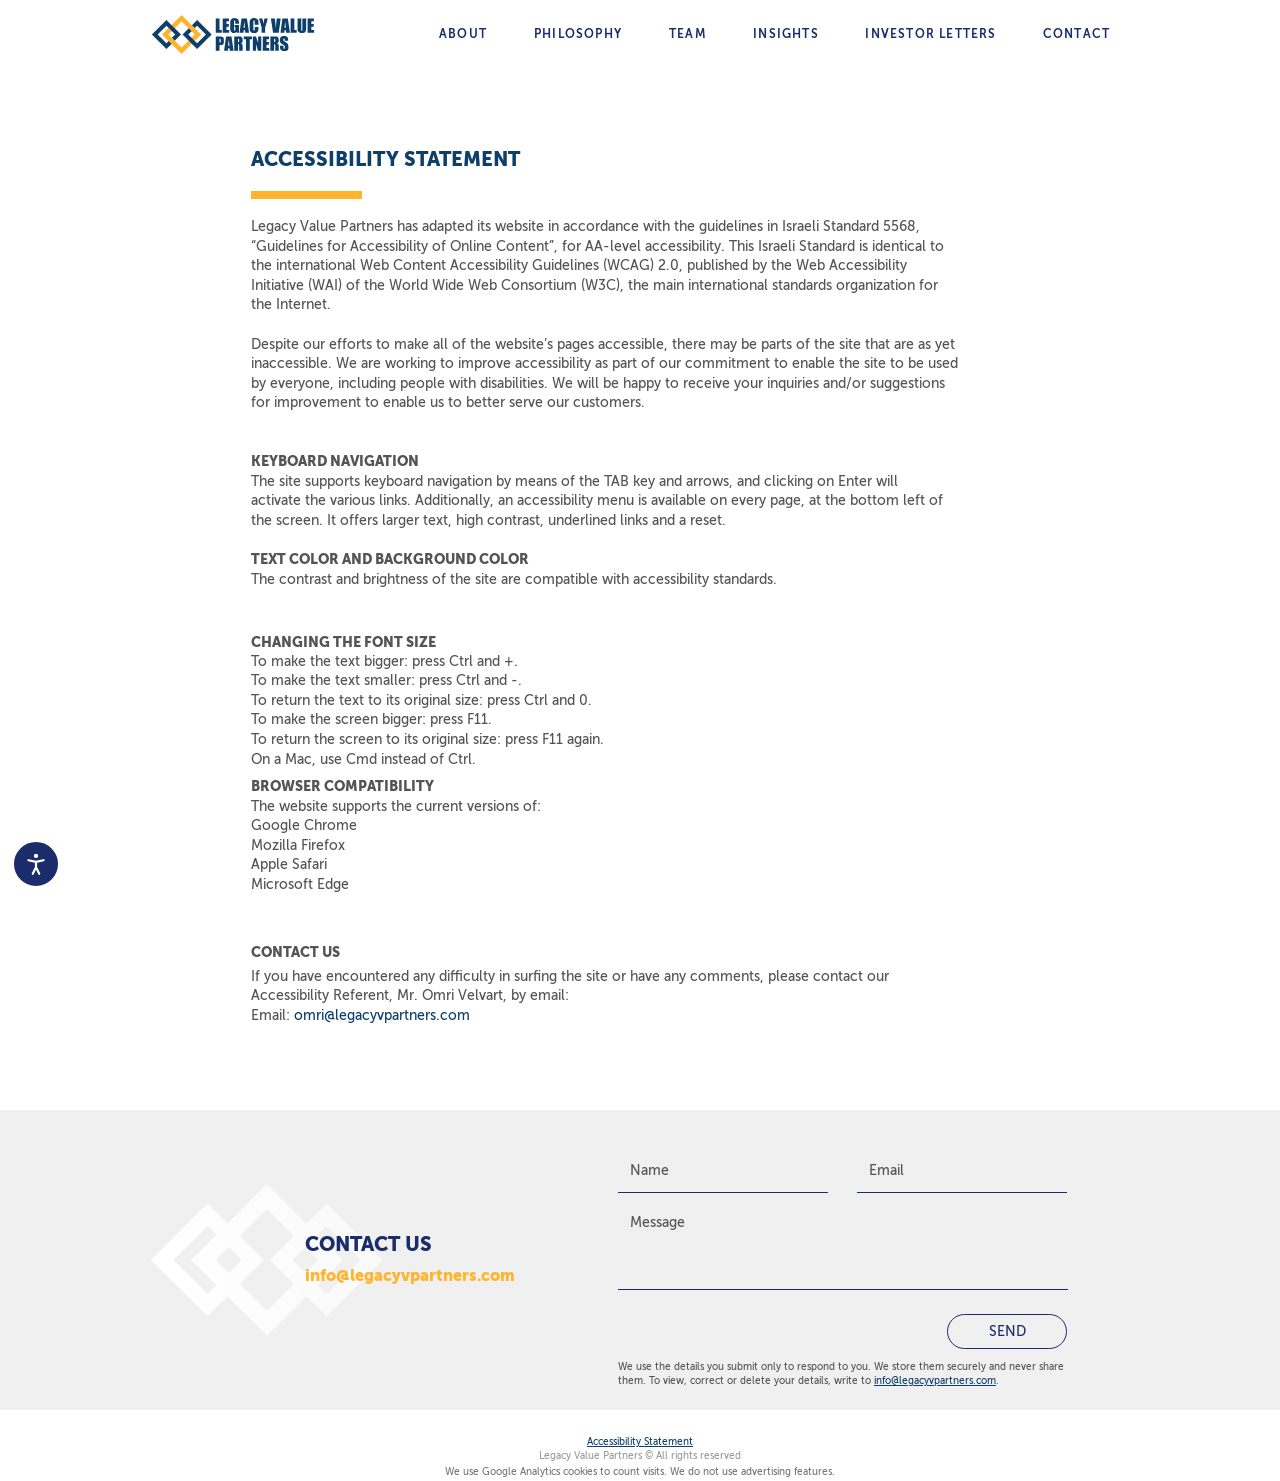
<file: accessibility-statement/index.html>
<!doctype html>
<html lang="en" class="ff-figtree">
<head>
<meta charset="utf-8">
<meta name="viewport" content="width=device-width, initial-scale=1">
<title>Accessibility Statement | Legacy Value Partners</title>
<meta name="description" content="Tel Aviv Based Hedge Fund Managed by Omri Velvart.">
<link rel="canonical" href="https://www.legacyvpartners.com/accessibility-statement/">
<meta property="og:title" content="Accessibility Statement | Legacy Value Partners">
<meta property="og:description" content="Tel Aviv Based Hedge Fund Managed by Omri Velvart.">
<meta property="og:url" content="https://www.legacyvpartners.com/accessibility-statement/">
<meta property="og:site_name" content="Legacy Value Partners">
<meta property="og:type" content="website">
<meta property="og:image" content="https://static.wixstatic.com/media/26309e_0fb29f59da424d8299e767929e6ff6e8~mv2.png/v1/fill/w_1200,h_800,al_c/26309e_0fb29f59da424d8299e767929e6ff6e8~mv2.png">
<meta property="og:image:width" content="1200">
<meta property="og:image:height" content="800">
<meta name="twitter:card" content="summary_large_image">
<meta name="twitter:title" content="Accessibility Statement | Legacy Value Partners">
<meta name="twitter:description" content="Tel Aviv Based Hedge Fund Managed by Omri Velvart.">
<link rel="icon" type="image/png" sizes="32x32" href="/favicon-32.png">
<link rel="icon" type="image/png" sizes="192x192" href="/favicon-192.png">
<link rel="apple-touch-icon" href="/apple-touch-icon.png">
<link rel="preconnect" href="https://fonts.googleapis.com"><link rel="preconnect" href="https://fonts.gstatic.com" crossorigin><link rel="stylesheet" href="https://fonts.googleapis.com/css2?family=Figtree:wght@500;700;900&amp;display=swap">
<link rel="stylesheet" href="/css/site.css">
</head>
<body class="">
<a class="skip" href="#main">Skip to Main Content</a>
<header class="hdr"><div class="in">
<a class="logo e" href="/" style="--x:0;--y:15;--w:166;--eh:39;--mx:20;--my:20;--mw:140;--meh:34"><img src="/img/logo.svg" width="166" height="39" alt="קרן לגאסי, לגאסי פרטנרס, לגאסי ואליו פרטנרס, Legacy Partners, Legacy Value, Legacy Value Partners, עומרי ולורט, Omri Velvart"></a>
<nav class="nav e" aria-label="Site" style="--x:270;--y:17;--w:709;--eh:34"><ul><li style="width:86px"><a class="f7" href="/#about">ABOUT</a></li><li style="width:128px"><a class="f7" href="/#philosophy">PHILOSOPHY</a></li><li style="width:76px"><a class="f7" href="/#team">TEAM</a></li><li style="width:104px"><a class="f7" href="/insights/">INSIGHTS</a></li><li style="width:170px"><a class="f7" href="/investor-letters/">INVESTOR LETTERS</a></li><li style="width:105px"><a class="f7" href="/#contact">CONTACT</a></li></ul></nav>
<button class="burger" type="button" aria-label="Menu" aria-expanded="false" aria-controls="mmenu"><span></span><span></span><span></span></button>
</div></header>
<div class="mmenu" id="mmenu" hidden><button class="scrim" type="button" tabindex="-1" aria-label="Close"></button>
<div class="panel" role="dialog" aria-modal="true" aria-label="Site">
<button class="close" type="button" aria-label="Close"><svg viewBox="0 0 17 17" aria-hidden="true" focusable="false"><path d="M1 1l15 15M16 1L1 16" fill="none"/></svg></button>
<nav aria-label="Site"><ul><li><a class="f9" href="/#about">ABOUT</a></li><li><a class="f9" href="/#philosophy">PHILOSOPHY</a></li><li><a class="f9" href="/#team">TEAM</a></li><li><a class="f9" href="/insights/">INSIGHTS</a></li><li><a class="f9" href="/investor-letters/">INVESTOR LETTERS</a></li><li><a class="f9" href="/#contact">CONTACT</a></li></ul></nav></div></div>
<main id="main" tabindex="-1" class="sec" style="--h:997;--mh:1440"><div class="in">
<h1 class="e f9 g-h1" style="--x:101;--y:33;--w:708;--mx:20;--my:34;--mw:280">ACCESSIBILITY STATEMENT</h1>
<div class="e bar" style="--x:101;--y:78;--w:111;--eh:8;--mx:20;--my:103;--mw:111;--meh:8" aria-hidden="true"></div>
<p class="e f5 a-p" style="--x:101;--y:104;--w:708;--mx:20;--my:126;--mw:280">Legacy Value Partners has adapted its <br class="bm">website in accordance with the guidelines <br class="bm">in Israeli Standard 5568, <br class="bd">“Guidelines for <br class="bm">Accessibility of Online Content”, for AA-level accessibility. This Israeli Standard is <br class="bm">identical to <br class="bd">the international Web Content <br class="bm">Accessibility Guidelines (WCAG) 2.0, <br class="bm">published by the Web Accessibility<br>Initiative (WAI) of the World Wide Web <br class="bm">Consortium (W3C), the main international <br class="bm">standards organization for <br class="bd">the Internet.</p>
<p class="e f5 a-p" style="--x:101;--y:221.6;--w:708;--mx:20;--my:360.6;--mw:280">Despite our efforts to make all of the <br class="bm">website’s pages accessible, there may be <br class="bm">parts of the site that are as yet <br class="bd">inaccessible. <br class="bm">We are working to improve accessibility as <br class="bm">part of our commitment to enable the site <br class="bm">to be used <br class="bd">by everyone, including people <br class="bm">with disabilities. We will be happy to <br class="bm">receive your inquiries and/or suggestions<br>for improvement to enable us to better <br class="bm">serve our customers.</p>
<h2 class="e f9 a-h" style="--x:101;--y:338.6;--w:708;--mx:20;--my:595.6;--mw:280">KEYBOARD NAVIGATION</h2>
<p class="e f5 a-p" style="--x:101;--y:358.6;--w:708;--mx:20;--my:615.6;--mw:280">The site supports keyboard navigation by <br class="bm">means of the TAB key and arrows, and <br class="bm">clicking on Enter will <br class="bd">activate the various <br class="bm">links. Additionally, an accessibility menu is available <br class="bm">on every page, at the bottom left of the <br class="bm">screen. It offers larger text, high contrast, <br class="bm">underlined links and a reset.</p>
<h2 class="e f9 a-h" style="--x:101;--y:436.6;--w:708;--mx:20;--my:771.6;--mw:280">TEXT COLOR AND BACKGROUND <br class="bm">COLOR</h2>
<p class="e f5 a-p" style="--x:101;--y:456.6;--w:708;--mx:20;--my:811.6;--mw:280">The contrast and brightness of the site are <br class="bm">compatible with accessibility standards.</p>
<h2 class="e f9 a-h" style="--x:101;--y:519.6;--w:708;--mx:20;--my:892.6;--mw:280">CHANGING THE FONT SIZE</h2>
<div class="e f5 a-p" style="--x:101;--y:538.6;--w:708;--mx:20;--my:911.6;--mw:280"><p>To make the text bigger: press Ctrl and +.</p><p>To make the text smaller: press Ctrl and -.</p><p>To return the text to its original size: press Ctrl and 0.</p><p>To make the screen bigger: press F11.</p><p>To return the screen to its original size: press F11 again.</p><p>On a Mac, use Cmd instead of Ctrl.</p></div>
<h2 class="e f9 a-h" style="--x:101;--y:663.6;--w:708;--mx:20;--my:1090.6;--mw:280">BROWSER COMPATIBILITY</h2>
<div class="e f5 a-p" style="--x:101;--y:683.6;--w:708;--mx:20;--my:1109.6;--mw:280"><p>The website supports the current versions of:</p><p>Google Chrome</p><p>Mozilla Firefox</p><p>Apple Safari</p><p>Microsoft Edge</p></div>
<h2 class="e f9 a-h" style="--x:101;--y:829.5;--w:708;--mx:20;--my:1273.2;--mw:280">CONTACT US</h2>
<div class="e f5 a-p" style="--x:101;--y:853.6;--w:708;--mx:20;--my:1295.6;--mw:280"><p>If you have encountered any difficulty in surfing the site or have any comments, please contact our Accessibility Referent, Mr. Omri Velvart, by email:</p><p>Email: <a href="mailto:omri@legacyvpartners.com?subject=Website%20Accessibility%20Statement">omri@legacyvpartners.com</a></p></div>
</div></main>
<footer>
<section class="sec contact" id="contact" style="--h:300;--mh:647" aria-labelledby="contact-h"><div class="in">
<div class="e " style="--x:1;--y:74;--w:232;--eh:152;--mx:10;--my:44;--mw:187;--meh:123"><img src="/img/diamond-footer.svg" width="232" height="152" alt="" style="width:100%;height:100%"></div>
<p class="e f9 ct" style="--x:155;--y:121;--w:300;--mx:88;--my:85;--mw:220" id="contact-h">CONTACT US</p>
<p class="e f9" style="--x:155;--y:155.4;--w:260;--mx:88;--my:112.4;--mw:230"><a class="cmail f9" href="mailto:info@legacyvpartners.com">info@legacyvpartners.com</a></p>
<form class="lvp-contact" method="post" novalidate data-form="contact">
<div class="e " style="--x:468;--y:39;--w:210;--eh:44;--mx:22;--my:202;--mw:279;--meh:35"><label class="sr-only" for="cf-name">Name</label><input class="fld f5" id="cf-name" name="name" type="text" placeholder="Name" required maxlength="100" autocomplete="name"></div>
<div class="e " style="--x:707;--y:39;--w:210;--eh:44;--mx:22;--my:269;--mw:279;--meh:35"><label class="sr-only" for="cf-email">Email</label><input class="fld f5" id="cf-email" name="email" type="email" placeholder="Email" required maxlength="250" pattern="^.+@.+\.[a-zA-Z]{2,63}$" autocomplete="email"></div>
<div class="e " style="--x:468;--y:92;--w:450;--eh:88;--mx:22;--my:340;--mw:279;--meh:100"><label class="sr-only" for="cf-msg">Message</label><textarea class="fld f5" id="cf-msg" name="message" placeholder="Message"></textarea></div>
<div class="hp" aria-hidden="true"><label for="cf-website">Website</label><input id="cf-website" name="website" type="text" tabindex="-1" autocomplete="off"></div>
<button class="e btn-send f5" style="--x:797;--y:204;--w:120;--eh:35;--mx:22;--my:472;--mw:279;--meh:45" type="submit">SEND</button>
<p class="e fstatus f5" style="--x:468;--y:204;--w:315;--mx:22;--my:527;--mw:279" role="status" aria-live="polite"></p>
<p class="e fnote f5" style="--x:468;--y:250;--w:450;--mx:22;--my:575;--mw:279">We use the details you submit only to respond to you. We store them securely and never share them. To view, correct or delete your details, write to <a href="mailto:info@legacyvpartners.com">info@legacyvpartners.com</a>.</p>
</form></div></section>
<div class="bottom"><a class="f5" href="/accessibility-statement/">Accessibility Statement</a><p class="copy f5">Legacy Value Partners © All rights reserved</p><p class="note f5">We use Google Analytics cookies to count visits. We do not use advertising features.</p></div>
</footer>
<script src="/js/site.js" defer></script>
<script src="/js/a11y.js" defer></script>
</body>
</html>
</file>
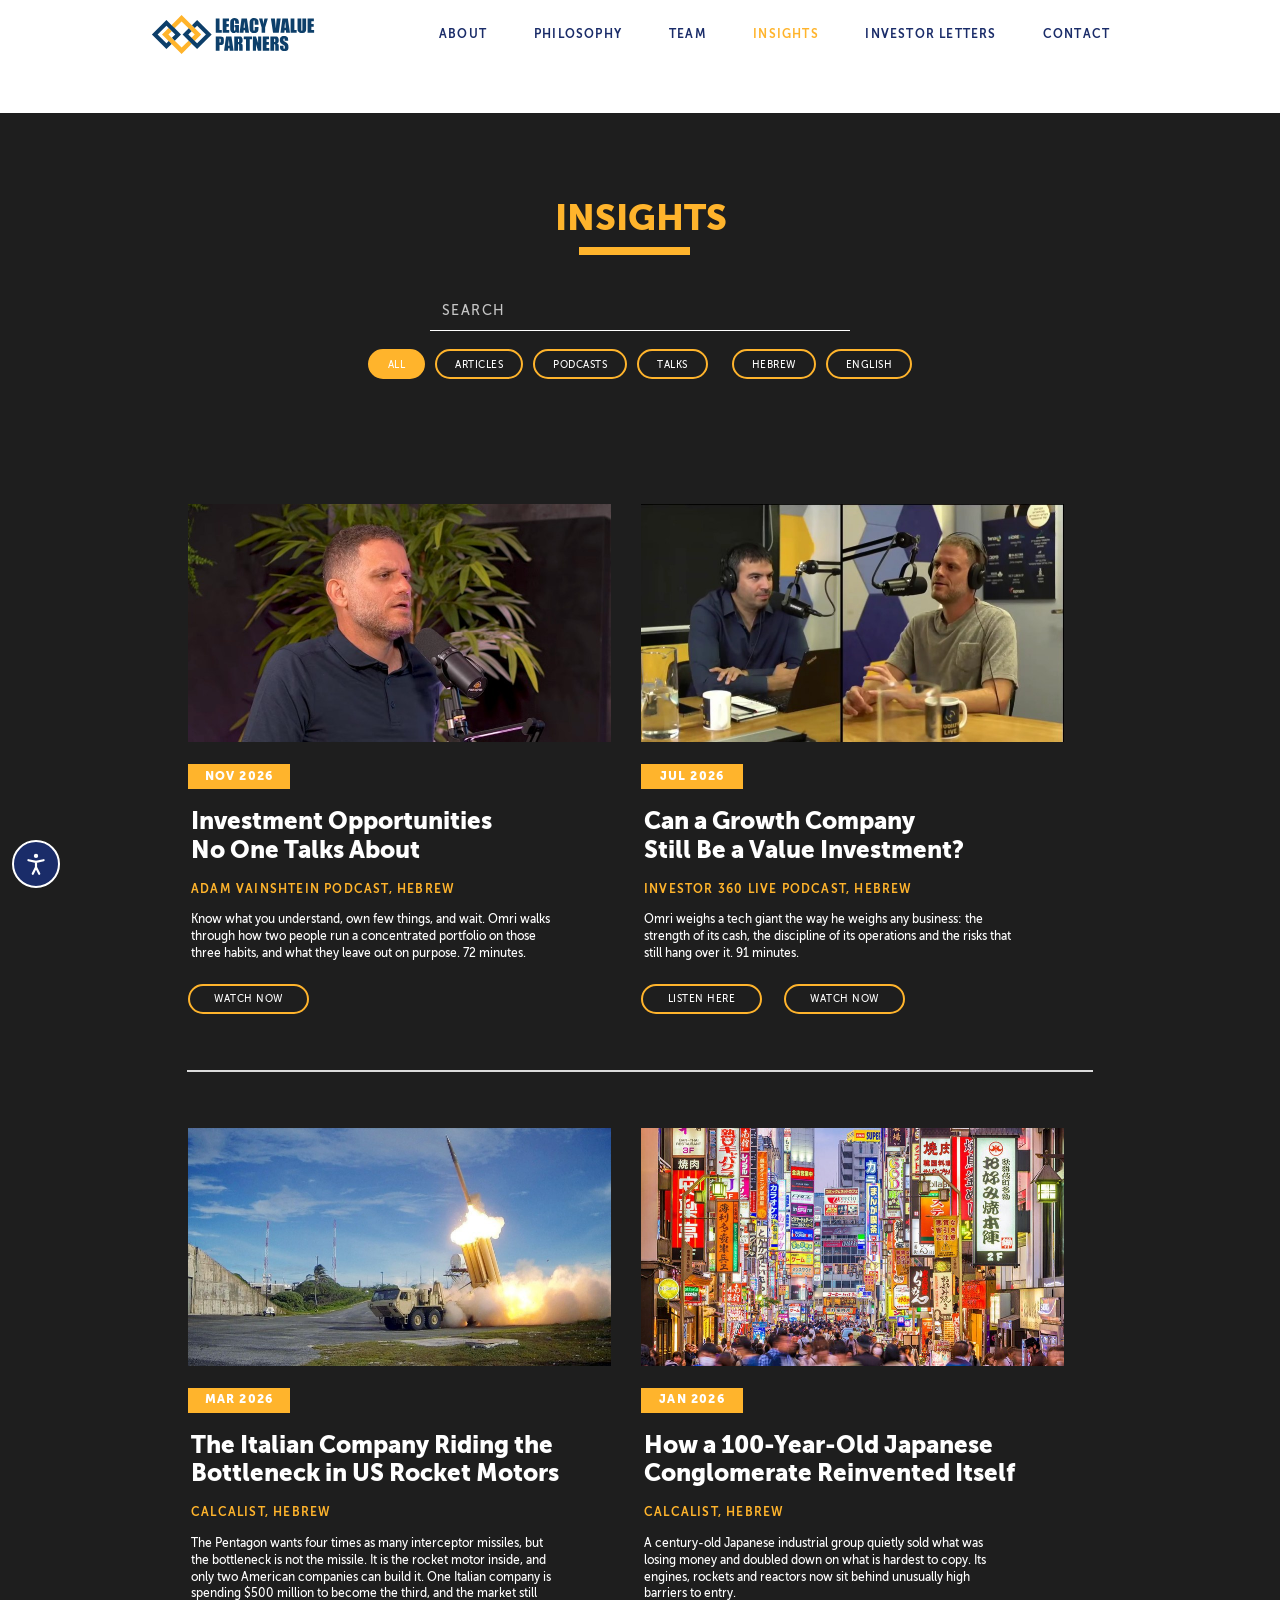
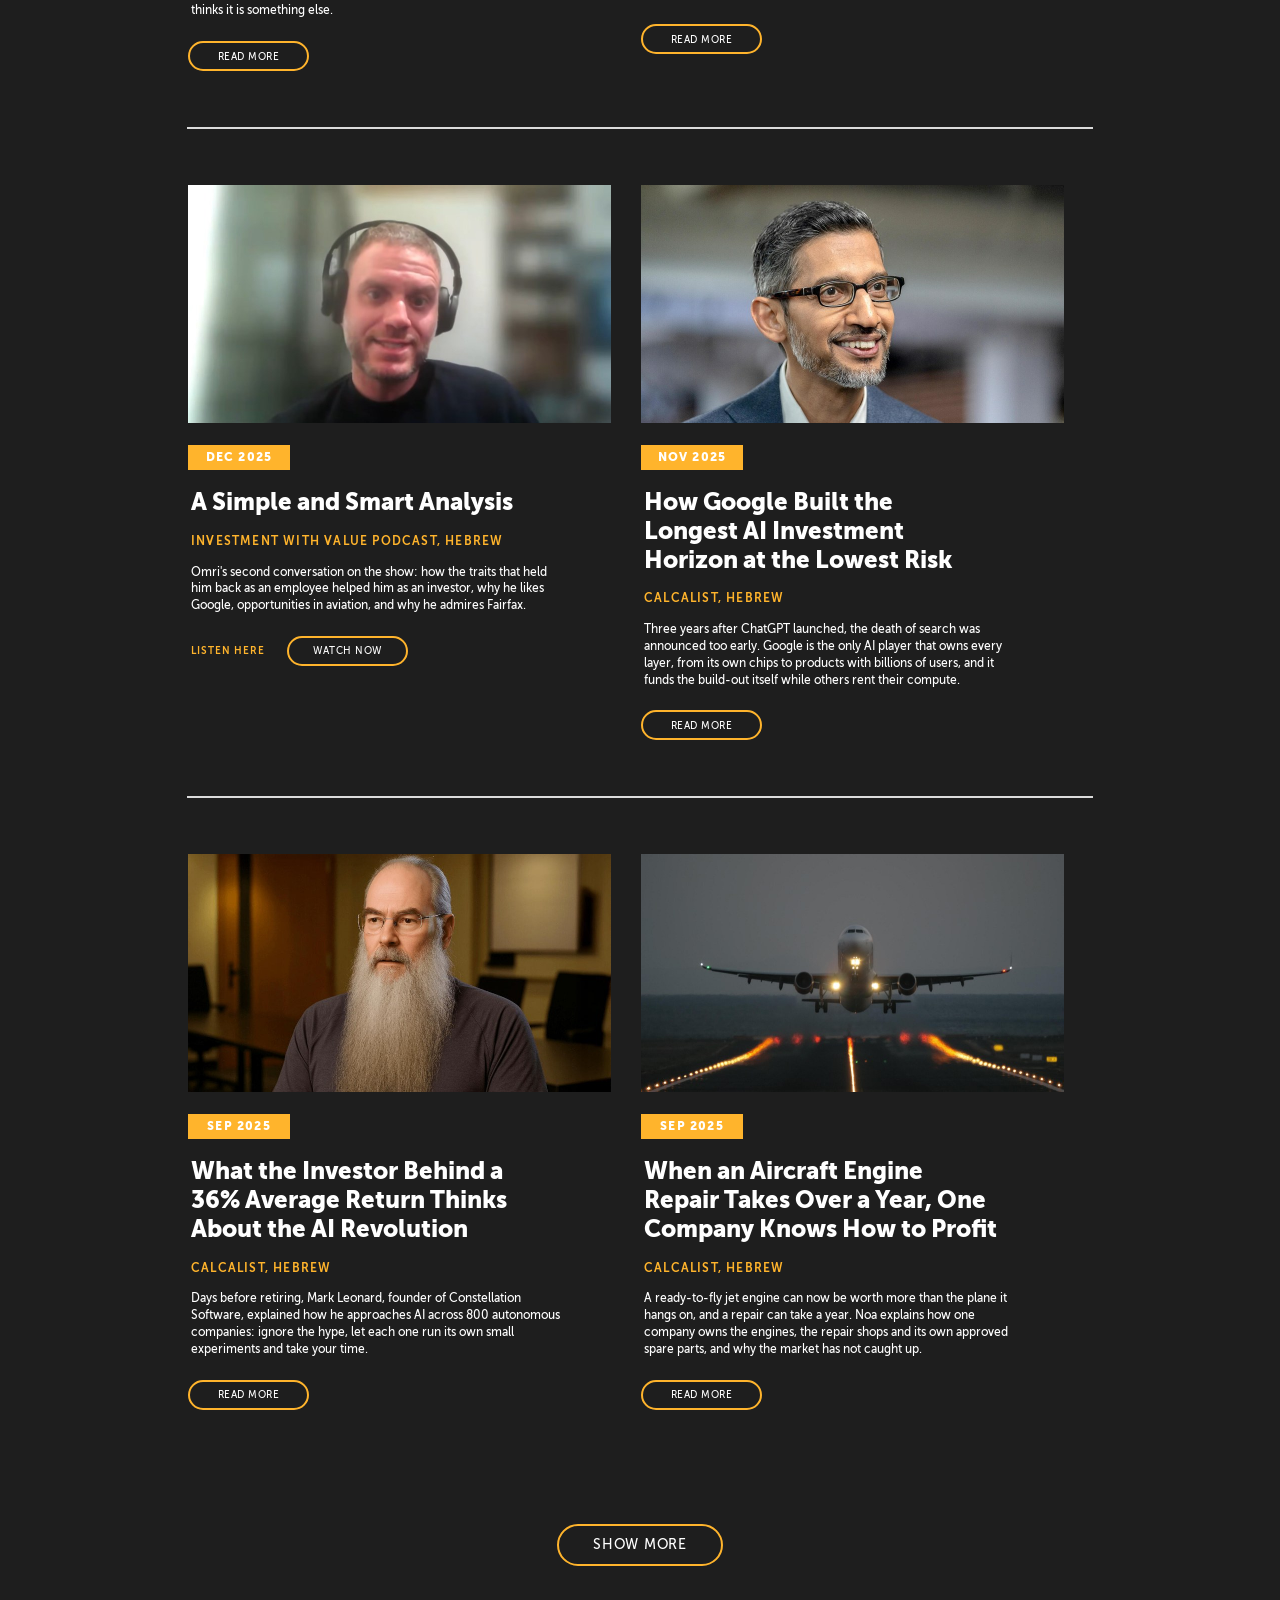
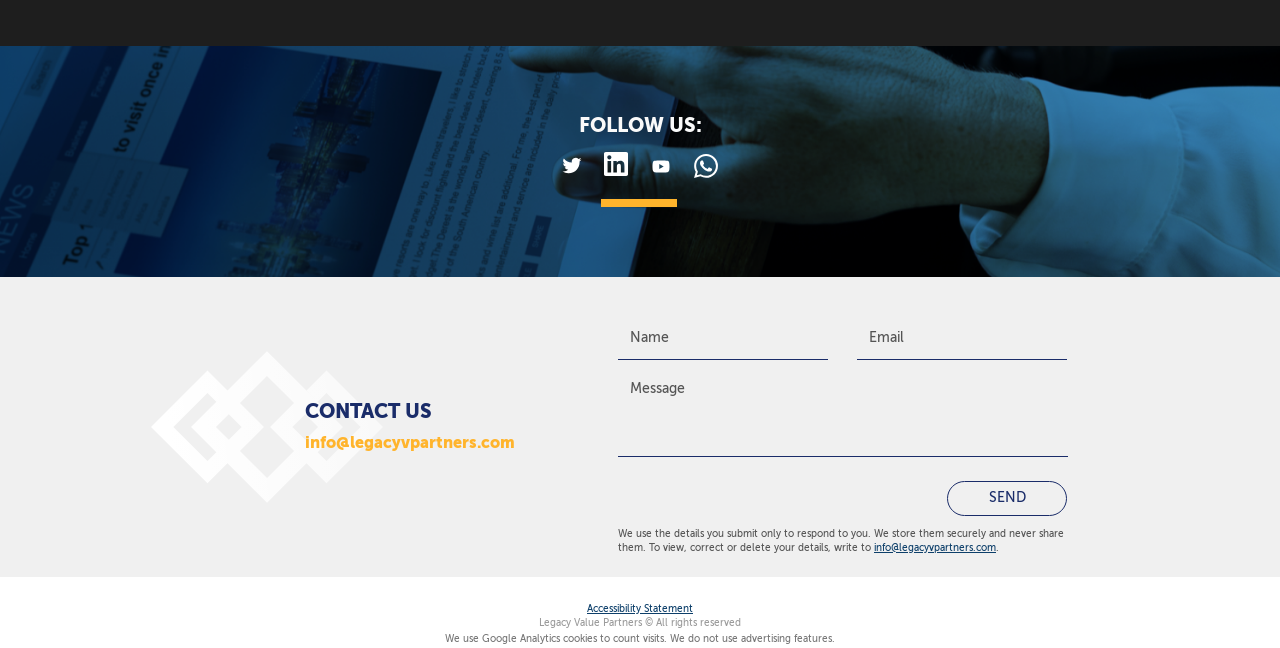
<file: insights/index.html>
<!doctype html>
<html lang="en" class="ff-figtree">
<head>
<meta charset="utf-8">
<meta name="viewport" content="width=device-width, initial-scale=1">
<title>INSIGHTS | Legacy Value Partners</title>
<meta name="description" content="Tel Aviv Based Hedge Fund Managed by Omri Velvart.">
<link rel="canonical" href="https://www.legacyvpartners.com/insights/">
<meta property="og:title" content="INSIGHTS | Legacy Value Partners">
<meta property="og:description" content="Tel Aviv Based Hedge Fund Managed by Omri Velvart.">
<meta property="og:url" content="https://www.legacyvpartners.com/insights/">
<meta property="og:site_name" content="Legacy Value Partners">
<meta property="og:type" content="website">
<meta property="og:image" content="https://static.wixstatic.com/media/26309e_0fb29f59da424d8299e767929e6ff6e8~mv2.png/v1/fill/w_1200,h_800,al_c/26309e_0fb29f59da424d8299e767929e6ff6e8~mv2.png">
<meta property="og:image:width" content="1200">
<meta property="og:image:height" content="800">
<meta name="twitter:card" content="summary_large_image">
<meta name="twitter:title" content="INSIGHTS | Legacy Value Partners">
<meta name="twitter:description" content="Tel Aviv Based Hedge Fund Managed by Omri Velvart.">
<link rel="icon" type="image/png" sizes="32x32" href="/favicon-32.png">
<link rel="icon" type="image/png" sizes="192x192" href="/favicon-192.png">
<link rel="apple-touch-icon" href="/apple-touch-icon.png">
<link rel="preconnect" href="https://fonts.googleapis.com"><link rel="preconnect" href="https://fonts.gstatic.com" crossorigin><link rel="stylesheet" href="https://fonts.googleapis.com/css2?family=Figtree:wght@500;700;900&amp;display=swap">
<link rel="stylesheet" href="/css/site.css">
<link rel="stylesheet" href="/css/insights.css?v=8">
</head>
<body class="dark">
<a class="skip" href="#main">Skip to Main Content</a>
<header class="hdr"><div class="in">
<a class="logo e" href="/" style="--x:0;--y:15;--w:166;--eh:39;--mx:20;--my:20;--mw:140;--meh:34"><img src="/img/logo.svg" width="166" height="39" alt="קרן לגאסי, לגאסי פרטנרס, לגאסי ואליו פרטנרס, Legacy Partners, Legacy Value, Legacy Value Partners, עומרי ולורט, Omri Velvart"></a>
<nav class="nav e" aria-label="Site" style="--x:270;--y:17;--w:709;--eh:34"><ul><li style="width:86px"><a class="f7" href="/#about">ABOUT</a></li><li style="width:128px"><a class="f7" href="/#philosophy">PHILOSOPHY</a></li><li style="width:76px"><a class="f7" href="/#team">TEAM</a></li><li style="width:104px"><a class="f7" href="/insights/" aria-current="page">INSIGHTS</a></li><li style="width:170px"><a class="f7" href="/investor-letters/">INVESTOR LETTERS</a></li><li style="width:105px"><a class="f7" href="/#contact">CONTACT</a></li></ul></nav>
<button class="burger" type="button" aria-label="Menu" aria-expanded="false" aria-controls="mmenu"><span></span><span></span><span></span></button>
</div></header>
<div class="mmenu" id="mmenu" hidden><button class="scrim" type="button" tabindex="-1" aria-label="Close"></button>
<div class="panel" role="dialog" aria-modal="true" aria-label="Site">
<button class="close" type="button" aria-label="Close"><svg viewBox="0 0 17 17" aria-hidden="true" focusable="false"><path d="M1 1l15 15M16 1L1 16" fill="none"/></svg></button>
<nav aria-label="Site"><ul><li><a class="f9" href="/#about">ABOUT</a></li><li><a class="f9" href="/#philosophy">PHILOSOPHY</a></li><li><a class="f9" href="/#team">TEAM</a></li><li><a class="f9" href="/insights/" aria-current="page">INSIGHTS</a></li><li><a class="f9" href="/investor-letters/">INVESTOR LETTERS</a></li><li><a class="f9" href="/#contact">CONTACT</a></li></ul></nav></div></div>
<main id="main" tabindex="-1" class="sec" style="--h:7397;--mh:13738"><div class="in">
<h1 class="e f9 h1-ins" style="--x:300;--y:80;--w:381;--mx:72;--my:30;--mw:171">INSIGHTS</h1>
<div class="e bar" style="--x:429;--y:134;--w:111;--eh:8;--mx:115;--my:90;--mw:84;--meh:8" aria-hidden="true"></div>
<div class="e hline d-only" style="--x:37;--y:578.4;--w:906;--eh:2" aria-hidden="true"></div>
<div class="e hline d-only" style="--x:37;--y:1013.4;--w:906;--eh:2" aria-hidden="true"></div>
<div class="e hline d-only" style="--x:37;--y:1460.4;--w:906;--eh:2" aria-hidden="true"></div>
<div class="e hline d-only" style="--x:37;--y:1907.4;--w:906;--eh:2" aria-hidden="true"></div>
<div class="e hline d-only" style="--x:37;--y:2325.6;--w:906;--eh:2" aria-hidden="true"></div>
<div class="e hline d-only" style="--x:37;--y:2789.4;--w:906;--eh:2" aria-hidden="true"></div>
<div class="e hline d-only" style="--x:37;--y:3207.6;--w:906;--eh:2" aria-hidden="true"></div>
<div class="e hline d-only" style="--x:37;--y:3694.6;--w:906;--eh:2" aria-hidden="true"></div>
<div class="e hline d-only" style="--x:37;--y:4182.6;--w:906;--eh:2" aria-hidden="true"></div>
<div class="e hline d-only" style="--x:37;--y:4686.6;--w:906;--eh:2" aria-hidden="true"></div>
<div class="e hline d-only" style="--x:37;--y:5134.6;--w:906;--eh:2" aria-hidden="true"></div>
<div class="e hline d-only" style="--x:37;--y:5590.6;--w:906;--eh:2" aria-hidden="true"></div>
<div class="e hline d-only" style="--x:37;--y:6016.6;--w:906;--eh:2" aria-hidden="true"></div>
<div class="e hline d-only" style="--x:37;--y:6467.6;--w:906;--eh:2" aria-hidden="true"></div>
<div class="e hline d-only" style="--x:37;--y:6930.4;--w:906;--eh:2" aria-hidden="true"></div>
<ul class="ins-list">
<li data-type="podcast" data-lang="he" data-yt="0o2rBUhbafE" data-thumb="/insights/thumbs/f_0o2rBUhbafE.jpg?v=5" data-fx="depth" data-fx-src="/insights/thumbs/f_0o2rBUhbafE_subject.png?v=5" data-fx-o="48.1% 100%"><p class="e f9 badge" style="--x:38;--y:249;--w:102;--eh:25;--mx:20;--my:146;--mw:102;--meh:25"><span class="sr-only">Date: </span>NOV 2026</p><h3 class="e f9 it" style="--x:41;--y:292;--w:423;--mx:20;--my:182;--mw:280">Investment Opportunities No One Talks About</h3><p class="e f7 isrc" style="--x:41;--y:368;--w:423;--mx:20;--my:260.4;--mw:280">ADAM VAINSHTEIN PODCAST, HEBREW</p><p class="e f5 ib" style="--x:41;--y:402;--w:371;--mx:20;--my:309.6;--mw:280">Know what you understand, own few things, and wait. Omri walks through how two people run a concentrated portfolio on those three habits, and what they leave out on purpose. 72 minutes.</p><a class="e btn-o f5" style="--x:38;--y:476.4;--w:121;--eh:30;--mx:20;--my:419.6;--mw:150;--meh:42" href="https://www.youtube.com/watch?v=0o2rBUhbafE" target="_blank" rel="noopener">WATCH NOW</a></li>
<li data-type="podcast" data-lang="he" data-yt="4Qifpst-QQ0" data-thumb="/insights/thumbs/f_4Qifpst-QQ0.jpg?v=5"><p class="e f9 badge" style="--x:485;--y:249;--w:102;--eh:25;--mx:20;--my:533.6;--mw:102;--meh:25"><span class="sr-only">Date: </span>JUL 2026</p><h3 class="e f9 it" style="--x:488;--y:292;--w:423;--mx:20;--my:569.6;--mw:280">Can a Growth Company Still Be a Value Investment?</h3><p class="e f7 isrc" style="--x:488;--y:368;--w:423;--mx:20;--my:624.8;--mw:280">INVESTOR 360 LIVE PODCAST, HEBREW</p><p class="e f5 ib" style="--x:488;--y:402;--w:371;--mx:20;--my:674;--mw:280">Omri weighs a tech giant the way he weighs any business: the strength of its cash, the discipline of its operations and the risks that still hang over it. 91 minutes.</p><a class="e btn-o f5" style="--x:485;--y:476.4;--w:121;--eh:30;--mx:20;--my:764.4;--mw:150;--meh:42" href="https://open.spotify.com/episode/6sVqm2fE0M1j3h7ZPMGhvV" target="_blank" rel="noopener">LISTEN HERE</a><a class="e btn-o f5" href="https://www.youtube.com/watch?v=4Qifpst-QQ0" target="_blank" rel="noopener">WATCH NOW</a></li>
<li data-type="article" data-lang="he" data-art="a:rkd5v00e5wx" data-thumb="/insights/thumbs/art2_base.jpg?v=5" data-fx="launch" data-fx-src="/insights/thumbs/art2_missile.png?v=5"><p class="e f9 badge" style="--x:38;--y:650.4;--w:102;--eh:25;--mx:20;--my:878.4;--mw:102;--meh:25"><span class="sr-only">Date: </span>MAR 2026</p><h3 class="e f9 it" style="--x:41;--y:693.4;--w:423;--mx:20;--my:914.4;--mw:280">The Italian Company Riding the Bottleneck in US Rocket Motors</h3><p class="e f7 isrc" style="--x:41;--y:769.4;--w:423;--mx:20;--my:992.8;--mw:280">CALCALIST, HEBREW</p><p class="e f5 ib" style="--x:41;--y:803.4;--w:371;--mx:20;--my:1022.4;--mw:280">The Pentagon wants four times as many interceptor missiles, but the bottleneck is not the missile. It is the rocket motor inside, and only two American companies can build it. One Italian company is spending $500 million to become the third, and the market still thinks it is something else.</p><a class="e btn-o f5" style="--x:38;--y:911.4;--w:121;--eh:30;--mx:20;--my:1191.2;--mw:150;--meh:42" href="https://www.calcalist.co.il/market/article/rkd5v00e5wx" target="_blank" rel="noopener">READ MORE</a></li>
<li data-type="article" data-lang="he" data-art="a:bytphnsn11e" data-thumb="/insights/thumbs/art3.jpg?v=5"><p class="e f9 badge" style="--x:485;--y:650.4;--w:102;--eh:25;--mx:20;--my:1305.2;--mw:102;--meh:25"><span class="sr-only">Date: </span>JAN 2026</p><h3 class="e f9 it" style="--x:488;--y:693.4;--w:423;--mx:20;--my:1341.2;--mw:280">How a 100-Year-Old Japanese Conglomerate Reinvented Itself</h3><p class="e f7 isrc" style="--x:488;--y:769.4;--w:423;--mx:20;--my:1419.6;--mw:280">CALCALIST, HEBREW</p><p class="e f5 ib" style="--x:488;--y:803.4;--w:371;--mx:20;--my:1449.2;--mw:280">A century-old Japanese industrial group quietly sold what was losing money and doubled down on what is hardest to copy. Its engines, rockets and reactors now sit behind unusually high barriers to entry.</p><a class="e btn-o f5" style="--x:485;--y:911.4;--w:121;--eh:30;--mx:20;--my:1559.2;--mw:150;--meh:42" href="https://www.calcalist.co.il/market/article/bytphnsn11e" target="_blank" rel="noopener">READ MORE</a></li>
<li data-type="podcast" data-lang="he" data-yt="29d-onQzvas" data-thumb="/insights/thumbs/f_29d-onQzvas.jpg?v=5" data-fx="depth" data-fx-src="/insights/thumbs/f_29d-onQzvas_subject.png?v=5" data-fx-o="50.9% 100%"><p class="e f9 badge" style="--x:38;--y:1085.4;--w:102;--eh:25;--mx:20;--my:1673.2;--mw:102;--meh:25"><span class="sr-only">Date: </span>DEC 2025</p><h3 class="e f9 it" style="--x:41;--y:1128.4;--w:423;--mx:20;--my:1709.2;--mw:280">A Simple and Smart Analysis</h3><p class="e f7 isrc" style="--x:41;--y:1175.6;--w:423;--mx:20;--my:1742;--mw:280">INVESTMENT WITH VALUE PODCAST, HEBREW</p><p class="e f5 ib" style="--x:41;--y:1209.6;--w:371;--mx:20;--my:1791.2;--mw:280">Omri&#x27;s second conversation on the show: how the traits that held him back as an employee helped him as an investor, why he likes Google, opportunities in aviation, and why he admires Fairfax.</p><a class="e more f7" style="--x:41;--y:1367.4;--w:73;--mx:20;--my:1913.2;--mw:102" href="https://open.spotify.com/episode/0TJhtKip254kVoe2m6q1dW" target="_blank" rel="noopener">LISTEN HERE</a><a class="e btn-o f5" style="--x:138;--y:1358.4;--w:121;--eh:30;--mx:150;--my:1901.2;--mw:150;--meh:42" href="https://www.youtube.com/watch?v=29d-onQzvas" target="_blank" rel="noopener">WATCH NOW</a></li>
<li data-type="article" data-lang="he" data-art="a:bkscextkbe" data-thumb="/insights/thumbs/art5.jpg?v=5" data-fx="depth" data-fx-src="/insights/thumbs/art5_subject.png?v=5" data-fx-o="40.5% 100%"><p class="e f9 badge" style="--x:485;--y:1085.4;--w:102;--eh:25;--mx:20;--my:2015.2;--mw:102;--meh:25"><span class="sr-only">Date: </span>NOV 2025</p><h3 class="e f9 it" style="--x:488;--y:1128.4;--w:423;--mx:20;--my:2051.2;--mw:280">How Google Built the Longest AI Investment Horizon at the Lowest Risk</h3><p class="e f7 isrc" style="--x:488;--y:1233.2;--w:423;--mx:20;--my:2129.6;--mw:280">CALCALIST, HEBREW</p><p class="e f5 ib" style="--x:488;--y:1267.2;--w:371;--mx:20;--my:2159.2;--mw:280">Three years after ChatGPT launched, the death of search was announced too early. Google is the only AI player that owns every layer, from its own chips to products with billions of users, and it funds the build-out itself while others rent their compute.</p><a class="e btn-o f5" style="--x:485;--y:1358.4;--w:121;--eh:30;--mx:20;--my:2308.4;--mw:150;--meh:42" href="https://www.calcalist.co.il/market/article/bkscextkbe" target="_blank" rel="noopener">READ MORE</a></li>
<li data-type="article" data-lang="he" data-art="a:s1hh3dinex" data-thumb="/insights/thumbs/art6.jpg?v=5" data-fx="depth" data-fx-src="/insights/thumbs/art6_subject.png?v=5" data-fx-o="52.5% 100%"><p class="e f9 badge" style="--x:38;--y:1532.4;--w:102;--eh:25;--mx:20;--my:2422.4;--mw:102;--meh:25"><span class="sr-only">Date: </span>SEP 2025</p><h3 class="e f9 it" style="--x:41;--y:1575.4;--w:423;--mx:20;--my:2458.4;--mw:280">What the Investor Behind a 36% Average Return Thinks About the AI Revolution</h3><p class="e f7 isrc" style="--x:41;--y:1680.2;--w:423;--mx:20;--my:2536.8;--mw:280">CALCALIST, HEBREW</p><p class="e f5 ib" style="--x:41;--y:1714.2;--w:371;--mx:20;--my:2566.4;--mw:280">Days before retiring, Mark Leonard, founder of Constellation Software, explained how he approaches AI across 800 autonomous companies: ignore the hype, let each one run its own small experiments and take your time.</p><a class="e btn-o f5" style="--x:38;--y:1805.4;--w:121;--eh:30;--mx:20;--my:2696;--mw:150;--meh:42" href="https://www.calcalist.co.il/market/article/s1hh3dinex" target="_blank" rel="noopener">READ MORE</a></li>
<li data-type="article" data-lang="he" data-art="a:hkulertoex" data-thumb="/insights/thumbs/art7.jpg?v=5" data-fx="depth" data-fx-src="/insights/thumbs/art7_subject.png?v=5" data-fx-o="50.8% 48.2%"><p class="e f9 badge" style="--x:485;--y:1532.4;--w:102;--eh:25;--mx:20;--my:2810;--mw:102;--meh:25"><span class="sr-only">Date: </span>SEP 2025</p><h3 class="e f9 it" style="--x:488;--y:1575.4;--w:423;--mx:20;--my:2846;--mw:280">When an Aircraft Engine Repair Takes Over a Year, One Company Knows How to Profit</h3><p class="e f7 isrc" style="--x:488;--y:1680.2;--w:423;--mx:20;--my:2947.2;--mw:280">CALCALIST, HEBREW</p><p class="e f5 ib" style="--x:488;--y:1714.2;--w:371;--mx:20;--my:2976.8;--mw:280">A ready-to-fly jet engine can now be worth more than the plane it hangs on, and a repair can take a year. Noa explains how one company owns the engines, the repair shops and its own approved spare parts, and why the market has not caught up.</p><a class="e btn-o f5" style="--x:485;--y:1805.4;--w:121;--eh:30;--mx:20;--my:3106.4;--mw:150;--meh:42" href="https://www.calcalist.co.il/market/article/hkulertoex" target="_blank" rel="noopener">READ MORE</a></li>
<li data-type="article" data-lang="he" data-art="a:syaol1ruxx" data-thumb="/insights/thumbs/art8.jpg?v=5" data-fx="depth" data-fx-src="/insights/thumbs/art8_subject.png?v=5" data-fx-o="47.8% 46.2%"><p class="e f9 badge" style="--x:38;--y:1979.4;--w:102;--eh:25;--mx:20;--my:3220.4;--mw:102;--meh:25"><span class="sr-only">Date: </span>AUG 2025</p><h3 class="e f9 it" style="--x:41;--y:2022.4;--w:423;--mx:20;--my:3256.4;--mw:280">The Niche Players Stealing the Show in the World&#x27;s Hottest Market</h3><p class="e f7 isrc" style="--x:41;--y:2098.4;--w:423;--mx:20;--my:3334.8;--mw:280">CALCALIST, HEBREW</p><p class="e f5 ib" style="--x:41;--y:2132.4;--w:371;--mx:20;--my:3364.4;--mw:280">Global military spending hit a record $2.7 trillion, yet not every giant is collecting the gains. The real opportunities sit with small companies that dominate narrow, critical categories, from drone cameras to underwater mine clearance.</p><a class="e btn-o f5" style="--x:38;--y:2223.6;--w:121;--eh:30;--mx:20;--my:3494;--mw:150;--meh:42" href="https://www.calcalist.co.il/market/article/syaol1ruxx" target="_blank" rel="noopener">READ MORE</a></li>
<li data-type="article" data-lang="he" data-art="a:b1tteycngl" data-thumb="/insights/thumbs/art9.jpg?v=5" data-fx="depth" data-fx-src="/insights/thumbs/art9_subject.png?v=5" data-fx-o="60.9% 100%"><p class="e f9 badge" style="--x:485;--y:1979.4;--w:102;--eh:25;--mx:20;--my:3608;--mw:102;--meh:25"><span class="sr-only">Date: </span>JUN 2025</p><h3 class="e f9 it" style="--x:488;--y:2022.4;--w:423;--mx:20;--my:3644;--mw:280">More Than 3x the S&amp;P 500: How Does Apollo&#x27;s Model Work?</h3><p class="e f7 isrc" style="--x:488;--y:2098.4;--w:423;--mx:20;--my:3722.4;--mw:280">CALCALIST, HEBREW</p><p class="e f5 ib" style="--x:488;--y:2132.4;--w:371;--mx:20;--my:3752;--mw:280">Apollo&#x27;s stock has returned more than three times the S&amp;P 500 in three years. The answer lies less in the deals it is known for than in a machine built quietly over a decade, one that turns other people&#x27;s savings into a steady stream of debt it creates itself.</p><a class="e btn-o f5" style="--x:485;--y:2223.6;--w:121;--eh:30;--mx:20;--my:3901.2;--mw:150;--meh:42" href="https://www.calcalist.co.il/market/article/b1tteycngl" target="_blank" rel="noopener">READ MORE</a></li>
<li data-type="article" data-lang="he" data-art="a:sydvy4711ge" data-thumb="/insights/thumbs/art10.jpg?v=5" data-fx="depth" data-fx-src="/insights/thumbs/art10_subject.png?v=5" data-fx-o="38.1% 100%"><p class="e f9 badge" style="--x:38;--y:2397.6;--w:102;--eh:25;--mx:20;--my:4015.2;--mw:102;--meh:25"><span class="sr-only">Date: </span>MAY 2025</p><h3 class="e f9 it" style="--x:41;--y:2440.6;--w:423;--mx:20;--my:4051.2;--mw:280">The Stock That Returned 19% a Year for 40 Years</h3><p class="e f7 isrc" style="--x:41;--y:2516.6;--w:423;--mx:20;--my:4106.8;--mw:280">CALCALIST, HEBREW</p><p class="e f5 ib" style="--x:41;--y:2550.6;--w:371;--mx:20;--my:4136.4;--mw:280">As Warren Buffett steps back, four principles stand behind six decades of outperforming the S&amp;P 500: a moat, free money that is not yet owed, aligned interests and focus. The same ideas show up elsewhere, from Fairfax to Apollo.</p><a class="e btn-o f5" style="--x:38;--y:2687.4;--w:121;--eh:30;--mx:20;--my:4266;--mw:150;--meh:42" href="https://www.calcalist.co.il/market/article/sydvy4711ge" target="_blank" rel="noopener">READ MORE</a></li>
<li data-type="article" data-lang="he" data-art="a:byuoiajyll" data-thumb="/insights/thumbs/art11.jpg?v=5" data-fx="depth" data-fx-src="/insights/thumbs/art11_subject.png?v=5" data-fx-o="47.8% 37.5%"><p class="e f9 badge" style="--x:485;--y:2397.6;--w:102;--eh:25;--mx:20;--my:4380;--mw:102;--meh:25"><span class="sr-only">Date: </span>APR 2025</p><h3 class="e f9 it" style="--x:488;--y:2440.6;--w:423;--mx:20;--my:4416;--mw:280">The Company Riding the Aircraft Shortage While Trading at Book Value</h3><p class="e f7 isrc" style="--x:488;--y:2545.4;--w:423;--mx:20;--my:4494.4;--mw:280">CALCALIST, HEBREW</p><p class="e f5 ib" style="--x:488;--y:2579.4;--w:371;--mx:20;--my:4524;--mw:280">Planes are flying older than ever because the factories cannot keep up, and the current backlog would take about 14 years to deliver. Noa looks at who profits when every extra year in the air means another round of maintenance, and at one company still trading at book value.</p><a class="e btn-o f5" style="--x:485;--y:2687.4;--w:121;--eh:30;--mx:20;--my:4673.2;--mw:150;--meh:42" href="https://www.calcalist.co.il/market/article/byuoiajyll" target="_blank" rel="noopener">READ MORE</a></li>
<li data-type="podcast" data-lang="he" data-yt="5WEtHCZH0jg" data-thumb="/insights/thumbs/5WEtHCZH0jg.jpg?v=5"><p class="e f9 badge" style="--x:38;--y:2861.4;--w:102;--eh:25;--mx:20;--my:4787.2;--mw:102;--meh:25"><span class="sr-only">Date: </span>FEB 2025</p><h3 class="e f9 it" style="--x:41;--y:2904.4;--w:423;--mx:20;--my:4823.2;--mw:280">Behind the Scenes of Israel&#x27;s Top Hedge Fund</h3><p class="e f7 isrc" style="--x:41;--y:2980.4;--w:423;--mx:20;--my:4878.8;--mw:280">HEAT MAP PODCAST WITH GUY NATAN, HEBREW</p><p class="e f5 ib" style="--x:41;--y:3014.4;--w:371;--mx:20;--my:4928;--mw:280">Omri discusses building an investment thesis and macro thinking, the fund&#x27;s performance in recent years, how to spot trends and turn them into investment ideas, and the tools professional investors use.</p><a class="e more f7" style="--x:41;--y:3114.6;--w:73;--mx:20;--my:5069.6;--mw:102" href="https://open.spotify.com/episode/1enwlK0gkqPkITVIseqNbN" target="_blank" rel="noopener">LISTEN HERE</a><a class="e btn-o f5" style="--x:138;--y:3105.6;--w:121;--eh:30;--mx:150;--my:5057.6;--mw:150;--meh:42" href="https://www.youtube.com/watch?v=5WEtHCZH0jg" target="_blank" rel="noopener">WATCH NOW</a></li>
<li data-type="podcast" data-lang="he" data-yt="ghPMiCfIwvY" data-tile="BIRD&#x27;S EYE VIEW" data-event="PODCAST, HEBREW" data-thumb="/insights/thumbs/t_ghPMiCfIwvY.jpg?v=5" data-fx="depth" data-fx-src="/insights/thumbs/t_ghPMiCfIwvY_subject.png?v=5" data-fx-o="41.0% 100%"><p class="e f9 badge" style="--x:485;--y:2861.4;--w:102;--eh:25;--mx:20;--my:5171.6;--mw:102;--meh:25"><span class="sr-only">Date: </span>DEC 2024</p><h3 class="e f9 it" style="--x:488;--y:2904.4;--w:423;--mx:20;--my:5207.6;--mw:280">Building a Value Fund Alone</h3><p class="e f7 isrc" style="--x:488;--y:2951.6;--w:423;--mx:20;--my:5240.4;--mw:280">BIRD&#x27;S EYE VIEW PODCAST, HEBREW</p><p class="e f5 ib" style="--x:488;--y:2985.6;--w:371;--mx:20;--my:5289.6;--mw:280">No partners, no spreadsheet army, just reading. Omri tells how Legacy began and what the approach rests on: a real moat, a concentrated portfolio and the discipline to wait. 76 minutes.</p><a class="e more f7" style="--x:488;--y:3114.6;--w:73;--mx:20;--my:5411.6;--mw:102" href="https://open.spotify.com/episode/7kXa1CJHjkHeTxgpoy9Chn" target="_blank" rel="noopener">LISTEN HERE</a><a class="e btn-o f5" style="--x:585;--y:3105.6;--w:121;--eh:30;--mx:150;--my:5399.6;--mw:150;--meh:42" href="https://www.youtube.com/watch?v=ghPMiCfIwvY" target="_blank" rel="noopener">WATCH NOW</a></li>
<li data-type="podcast" data-lang="he" data-yt="_AI4vtGWjJs" data-thumb="/insights/thumbs/h_AI4vtGWjJs.jpg?v=5" data-fx="depth" data-fx-src="/insights/thumbs/h_AI4vtGWjJs_subject.png?v=5" data-fx-o="44.3% 100%"><p class="e f9 badge" style="--x:38;--y:3279.6;--w:102;--eh:25;--mx:20;--my:5513.6;--mw:102;--meh:25"><span class="sr-only">Date: </span>OCT 2024</p><h3 class="e f9 it" style="--x:41;--y:3322.6;--w:336;--mx:20;--my:5549.6;--mw:259">Focus in Value Investing:<br>The Qualitau Case Study</h3><p class="e f7 isrc" style="--x:41;--y:3399.6;--w:423;--mx:20;--my:5604.6;--mw:280">ANGEL TRUST INVESTING <br class="bm">PODCAST, HEBREW</p><p class="e f5 ib" style="--x:41;--y:3433.6;--w:371;--mx:20;--my:5654.6;--mw:274">We explored the power of a focused <br class="bm">investment philosophy <br class="bd">through the lens <br class="bm">of LVP&#x27;s core position in Qualitau – an <br class="bm">TASE listed <br class="bd">small-cap leader in <br class="bm">semiconductor testing equipment. Omri<br>highlights how Qualitau combines a <br class="bm">growing market share, an <br class="bd">expanding <br class="bm">niche, and strong sector dynamics. He <br class="bm">breaks down the <br class="bd">company&#x27;s moats, <br class="bm">competitive advantages, and why value<br>investors are uniquely positioned to <br class="bm">unlock full potential, often <br class="bd">outpacing <br class="bm">even founding management. 25 minutes.</p><a class="e btn-o f5" style="--x:38;--y:3587.6;--w:121;--eh:30;--mx:20;--my:5927.6;--mw:150;--meh:42" href="https://open.spotify.com/episode/19SkBthcGAxL2P7tqDWUEV" target="_blank" rel="noopener">LISTEN HERE</a><a class="e btn-o f5" href="https://www.youtube.com/watch?v=_AI4vtGWjJs" target="_blank" rel="noopener">WATCH NOW</a></li>
<li data-type="podcast" data-lang="he" data-yt="qVkLU4dz6TM" data-thumb="/insights/thumbs/f_qVkLU4dz6TM.jpg?v=5" data-fx="depth" data-fx-src="/insights/thumbs/f_qVkLU4dz6TM_subject.png?v=5" data-fx-o="53.9% 100%"><p class="e f9 badge" style="--x:485;--y:3279.6;--w:102;--eh:25;--mx:20;--my:6027.6;--mw:102;--meh:25"><span class="sr-only">Date: </span>AUG 2024</p><h3 class="e f9 it" style="--x:488;--y:3322.6;--w:371;--mx:20;--my:6064.6;--mw:280">What Makes an Investment<br>Thesis a Winner?</h3><p class="e f7 isrc" style="--x:488;--y:3397.6;--w:423;--mx:20;--my:6119.6;--mw:280">INVESTMENT WITH VALUE <br class="bm">PODCAST, HEBREW</p><p class="e f5 ib" style="--x:488;--y:3431.6;--w:347;--mx:20;--my:6168.6;--mw:280">Omri explains LVP&#x27;s investment strategies, <br class="bm">focusing on Fairfax <br class="bd">and Cellebrite. Despite <br class="bm">rising interest rates in early 2022, <br class="bd">Fairfax&#x27;s <br class="bm">earnings and market cap grew. He outlines <br class="bm">his <br class="bd">evaluation criteria, including unit <br class="bm">economics, competition, <br class="bd">strategy, and <br class="bm">management. Omri also explains what <br class="bm">makes an <br class="bd">industry appealing, such as <br class="bm">business model, pricing, and <br class="bd">market <br class="bm">dominance. The episode covers <br class="bm">quantitative sanity <br class="bd">checks and when to <br class="bm">sell. 74 minutes.</p><a class="e btn-o f5" style="--x:488;--y:3592.6;--w:121;--eh:30;--mx:20;--my:6426.6;--mw:150;--meh:42" href="https://open.spotify.com/episode/2HS1s7gisQs6Pl3sA7O0h6" target="_blank" rel="noopener">LISTEN HERE</a><a class="e btn-o f5" href="https://www.youtube.com/watch?v=qVkLU4dz6TM" target="_blank" rel="noopener">WATCH NOW</a></li>
<li data-type="podcast" data-lang="he" data-yt="-m3LMXFDkDM" data-thumb="/insights/thumbs/-m3LMXFDkDM.jpg?v=5" data-fx="depth" data-fx-src="/insights/thumbs/-m3LMXFDkDM_subject.png?v=5" data-fx-o="39.7% 100%"><p class="e f9 badge" style="--x:38;--y:3766.6;--w:102;--eh:25;--mx:20;--my:6525.4;--mw:102;--meh:25"><span class="sr-only">Date: </span>MAY 2024</p><h3 class="e f9 it" style="--x:41;--y:3809.6;--w:423;--mx:20;--my:6562.4;--mw:280">Navigating Business <br class="bm">Dynamics <br class="bd">Towards <br class="bm">Exceptional Returns</h3><p class="e f7 isrc" style="--x:41;--y:3886.6;--w:423;--mx:20;--my:6640.4;--mw:280">GEEKONOMY PODCAST, HEBREW</p><p class="e f5 ib" style="--x:41;--y:3920.6;--w:313;--mx:20;--my:6670.4;--mw:263">Omri joins Reem Sherman to discuss <br class="bm">Apollo, Fairfax, and <br class="bd">competitive <br class="bm">dynamics in the digital economy. He<br>highlights LVP’s focused investment <br class="bm">approach and <br class="bd">Apollo&#x27;s resilience during <br class="bm">the 2022 market turmoil. Omri <br class="bd">explains <br class="bm">how focusing on liquidity and financial<br>structures helped navigate rising <br class="bm">interest rates. They <br class="bd">also explore capital <br class="bm">allocation and product strategies of<br>Apple and Facebook. 129 minutes.</p><a class="e btn-o f5" style="--x:41;--y:4080.6;--w:121;--eh:30;--mx:20;--my:6904.4;--mw:150;--meh:42" href="https://open.spotify.com/episode/6fdxT1ly5Nx9EiRhN1iXqs" target="_blank" rel="noopener">LISTEN HERE</a><a class="e btn-o f5" href="https://www.youtube.com/watch?v=-m3LMXFDkDM" target="_blank" rel="noopener">WATCH NOW</a></li>
<li data-type="talk" data-lang="he" data-yt="DvYHYkI8nLM" data-thumb="/insights/thumbs/c_DvYHYkI8nLM.jpg?v=5" data-fx="depth" data-fx-src="/insights/thumbs/c_DvYHYkI8nLM_subject.png?v=5" data-fx-o="53.7% 100%"><p class="e f9 badge" style="--x:485;--y:3766.6;--w:102;--eh:25;--mx:20;--my:7004.5;--mw:102;--meh:25"><span class="sr-only">Date: </span>MAY 2024</p><h3 class="e f9 it" style="--x:488;--y:3809.6;--w:423;--mx:20;--my:7040.5;--mw:280">Opera’s Strategy Under <br class="bm">Europe’s <br class="bd">Game-Changing Digital Markets Act</h3><p class="e f7 isrc" style="--x:488;--y:3884.6;--w:293;--mx:20;--my:7119.5;--mw:280">THE NATIONAL MONEY WITH AVI <br class="bm">STERN <br class="bd">ON RELEVANT TV, HEBREW</p><p class="e f5 ib" style="--x:488;--y:3934.6;--w:347;--mx:20;--my:7168.5;--mw:280">We explored the Digital Markets Act, a <br class="bm">transformative <br class="bd">European regulation <br class="bm">reshaping the competitive dynamics<br>between Big Tech gatekeepers like Apple <br class="bm">and Google and the <br class="bd">broader digital <br class="bm">economy. We highlighted Opera, a core<br>position in LVP’s portfolio, leveraging its <br class="bm">innovative user <br class="bd">engagement and strategic <br class="bm">positioning to thrive under the <br class="bd">DMA. 15 <br class="bm">minutes.</p><a class="e btn-o f5" style="--x:488;--y:4079.6;--w:121;--eh:30;--mx:20;--my:7387.5;--mw:150;--meh:42" href="https://www.youtube.com/watch?v=DvYHYkI8nLM" target="_blank" rel="noopener">WATCH NOW</a></li>
<li data-type="talk" data-lang="he" data-yt="B1p7zuxL1D0" data-thumb="/insights/thumbs/c_B1p7zuxL1D0.jpg?v=5" data-fx="depth" data-fx-src="/insights/thumbs/c_B1p7zuxL1D0_subject.png?v=5" data-fx-o="61.8% 100%"><p class="e f9 badge" style="--x:38;--y:4254.6;--w:102;--eh:25;--mx:20;--my:7486.9;--mw:102;--meh:25"><span class="sr-only">Date: </span>MAR 2024</p><h3 class="e f9 it" style="--x:41;--y:4297.6;--w:364;--mx:20;--my:7522.9;--mw:280">Is Nvidia&#x27;s Multi-Trillion Market Cap Sustainable?</h3><p class="e f7 isrc" style="--x:41;--y:4374.6;--w:293;--mx:20;--my:7578.9;--mw:280">THE NATIONAL MONEY WITH AVI <br class="bm">STERN <br class="bd">ON RELEVANT TV, HEBREW</p><p class="e f5 ib" style="--x:41;--y:4424.6;--w:378;--mx:20;--my:7627.9;--mw:280">Omri discusses NVIDIA&#x27;s recent milestone <br class="bm">of reaching a $2 trillion <br class="bd">market valuation. <br class="bm">While acknowledging the company&#x27;s<br>technological lead and strategic <br class="bm">partnerships with giants like TSMC <br class="bd">and <br class="bm">ARM, Omri also questions whether NVIDIA <br class="bm">can maintain this <br class="bd">valuation amid fierce <br class="bm">competition and market dynamics. He<br>highlights NVIDIA&#x27;s impressive and atypical <br class="bm">75% gross margin on <br class="bd">GPUs and explores <br class="bm">how NVIDIA&#x27;s asset-light model and robust<br>software might help sustain its market <br class="bm">dominance.</p><a class="e btn-o f5" style="--x:41;--y:4579.6;--w:121;--eh:30;--mx:20;--my:7901.9;--mw:150;--meh:42" href="https://www.youtube.com/watch?v=B1p7zuxL1D0" target="_blank" rel="noopener">WATCH NOW</a></li>
<li data-type="talk" data-lang="he" data-yt="NyEcrCAqm1o" data-thumb="/insights/thumbs/c_NyEcrCAqm1o.jpg?v=5" data-fx="depth" data-fx-src="/insights/thumbs/c_NyEcrCAqm1o_subject.png?v=5" data-fx-o="60.6% 100%"><p class="e f9 badge" style="--x:485;--y:4254.6;--w:102;--eh:25;--mx:20;--my:8001;--mw:102;--meh:25"><span class="sr-only">Date: </span>JAN 2024</p><h3 class="e f9 it" style="--x:488;--y:4297.6;--w:396;--mx:20;--my:8037;--mw:280">Live Nation&#x27;s Market Power<br>Amidst Controversy</h3><p class="e f7 isrc" style="--x:488;--y:4372.6;--w:284;--mx:20;--my:8092;--mw:280">THE NATIONAL MONEY WITH AVI <br class="bm">STERN <br class="bd">ON RELEVANT TV, HEBREW</p><p class="e f5 ib" style="--x:488;--y:4422.6;--w:330;--mx:20;--my:8142;--mw:280">Omri and Avi’s conversation discussed <br class="bm">LVP’s focus on <br class="bd">strong business models that <br class="bm">create natural monopolies. <br class="bd">Despite the <br class="bm">controversy surrounding Live Nation, <br class="bm">including <br class="bd">its clash with Taylor Swift fans <br class="bm">and a DOJ antitrust <br class="bd">investigation, the <br class="bm">company’s competitive advantages <br class="bd">remain <br class="bm">strong. Live Nation’s stock performed well <br class="bm">in 2023, <br class="bd">and Omri emphasized why it <br class="bm">remains a core holding in <br class="bd">LVP’s portfolio. <br class="bm">15 minutes.</p><a class="e btn-o f5" style="--x:488;--y:4584.6;--w:121;--eh:30;--mx:20;--my:8380;--mw:150;--meh:42" href="https://www.youtube.com/watch?v=NyEcrCAqm1o" target="_blank" rel="noopener">WATCH NOW</a></li>
<li data-type="podcast" data-lang="he" data-yt="bOZV6eWy_3E" data-thumb="/insights/thumbs/c_bOZV6eWy_3E.jpg?v=5"><p class="e f9 badge" style="--x:38;--y:4758.6;--w:102;--eh:25;--mx:20;--my:8480;--mw:102;--meh:25"><span class="sr-only">Date: </span>AUG 2023</p><h3 class="e f9 it" style="--x:41;--y:4801.6;--w:355;--mx:20;--my:8516;--mw:280">Walking Through a Hedge<br>Fund Manager Mindset</h3><p class="e f7 isrc" style="--x:41;--y:4877.6;--w:423;--mx:20;--my:8572;--mw:280">MONEY TALKS PODCAST, HEBREW</p><p class="e f5 ib" style="--x:41;--y:4911.6;--w:396;--mx:20;--my:8601;--mw:280">Following LVP&#x27;s recognition in <a href="https://www.calcalist.co.il/market/article/skskpqutn" target="_blank" rel="noopener">Calcalist&#x27;s top hedge fund performers</a>, for the first half of 2023, Omri joined the Money Talks team for a compelling conversation. Topics included the fund&#x27;s formative years, strategies for maintaining prime performance, favorable business models, LVP&#x27;s portfolio management, and a case study on the fund&#x27;s investment in Live Nation Entertainment Inc. 80 minutes.</p><a class="e more f7" style="--x:41;--y:5041.6;--w:73;--mx:20;--my:8823;--mw:102" href="https://open.spotify.com/episode/1ZyY2rcd5MDKNGJyutWuka" target="_blank" rel="noopener">LISTEN HERE</a><a class="e btn-o f5" style="--x:138;--y:5032.6;--w:121;--eh:30;--mx:150;--my:8811;--mw:150;--meh:42" href="https://www.youtube.com/watch?v=bOZV6eWy_3E" target="_blank" rel="noopener">WATCH NOW</a></li>
<li data-type="podcast" data-lang="he" data-yt="Lt5N9Ezm7lo" data-thumb="/insights/thumbs/f_Lt5N9Ezm7lo.jpg?v=5" data-fx="depth" data-fx-src="/insights/thumbs/f_Lt5N9Ezm7lo_subject.png?v=5" data-fx-o="54.0% 100%"><p class="e f9 badge" style="--x:485;--y:4758.6;--w:102;--eh:25;--mx:20;--my:8912.1;--mw:102;--meh:25"><span class="sr-only">Date: </span>JUN 2022</p><h3 class="e f9 it" style="--x:488;--y:4801.6;--w:396;--mx:20;--my:8949.1;--mw:280">Practicing Conviction in <br class="bm">Amazon</h3><p class="e f7 isrc" style="--x:488;--y:4846.6;--w:423;--mx:20;--my:9004.1;--mw:280">THE NOAM MADAR&#x27;S PODCAST, <br class="bm">HEBREW</p><p class="e f5 ib" style="--x:488;--y:4880.6;--w:339;--mx:20;--my:9053.1;--mw:280">After peaking during the summer of 2020, <br class="bm">Amazon&#x27;s share <br class="bd">price performance has <br class="bm">lagged behind major tech companies <br class="bd">and <br class="bm">indices. The business&#x27;s massive earnings <br class="bm">potential and <br class="bd">moat expansion are being <br class="bm">obscured by confusion from <br class="bd">COVID pull-forward in retail revenues and <br class="bm">macroeconomic <br class="bd">concerns. However, the <br class="bm">new environment is very accretive <br class="bd">to the <br class="bm">company&#x27;s moat. 72 minutes.</p><a class="e more f7" style="--x:488;--y:5034.6;--w:73;--mx:20;--my:9286.1;--mw:102" href="https://open.spotify.com/episode/0SqcdhuZjr7I3XIArvEOgs" target="_blank" rel="noopener">LISTEN HERE</a><a class="e btn-o f5" style="--x:581;--y:5025.6;--w:121;--eh:30;--mx:150;--my:9274.1;--mw:150;--meh:42" href="https://www.youtube.com/watch?v=Lt5N9Ezm7lo" target="_blank" rel="noopener">WATCH NOW</a></li>
<li data-type="podcast" data-lang="he" data-yt="oCeVYuknke8" data-thumb="/insights/thumbs/f_oCeVYuknke8.jpg?v=5" data-fx="depth" data-fx-src="/insights/thumbs/f_oCeVYuknke8_subject.png?v=5" data-fx-o="53.7% 100%"><p class="e f9 badge" style="--x:38;--y:5206.6;--w:102;--eh:25;--mx:20;--my:9375.8;--mw:102;--meh:25"><span class="sr-only">Date: </span>MAY 2022</p><h3 class="e f9 it" style="--x:41;--y:5249.6;--w:396;--mx:20;--my:9412.8;--mw:280">Apollo: Owning The Private<br>Equity Oligopoly</h3><p class="e f7 isrc" style="--x:41;--y:5323.6;--w:423;--mx:20;--my:9467.8;--mw:280">THE NOAM MADAR&#x27;S PODCAST, <br class="bm">HEBREW</p><p class="e f5 ib" style="--x:41;--y:5357.6;--w:347;--mx:20;--my:9516.8;--mw:280">After an insightful conversation about the <br class="bm">origins of LVP and <br class="bd">the current state of the <br class="bm">markets, Omri and Noam took a deep <br class="bd">dive <br class="bm">into the attractive yet often misunderstood <br class="bm">business <br class="bd">models, moats, and growth <br class="bm">profiles of top public private <br class="bd">equity <br class="bm">management companies: Apollo, KKR, and <br class="bm">Brookfield <br class="bd">Asset Management. 60 minutes.</p><a class="e more f7" style="--x:41;--y:5494.6;--w:73;--mx:20;--my:9703.8;--mw:102" href="https://open.spotify.com/episode/303bBNSvbrmKV3MB9N85Oi" target="_blank" rel="noopener">LISTEN HERE</a><a class="e btn-o f5" style="--x:140;--y:5485.6;--w:121;--eh:30;--mx:140;--my:9691.8;--mw:160;--meh:42" href="https://www.youtube.com/watch?v=oCeVYuknke8" target="_blank" rel="noopener">WATCH NOW</a></li>
<li data-type="talk" data-lang="en" data-tile="TELSYS" data-event="BEST IDEAS 2022 · MOI GLOBAL" data-thumb="/insights/thumbs/t_telsys.jpg?v=5" data-credit="Photo: Jakednb, CC BY-SA 4.0" data-fx="depth" data-fx-src="/insights/thumbs/t_telsys_subject.png?v=5" data-fx-o="51.6% 49.9%"><p class="e f9 badge" style="--x:485;--y:5206.6;--w:102;--eh:25;--mx:20;--my:9793.4;--mw:102;--meh:29"><span class="sr-only">Date: </span>JAN 2022</p><h3 class="e f9 it" style="--x:485;--y:5253.6;--w:397;--mx:20;--my:9834.4;--mw:252">Telsys: A One-of-a-Kind Global <br class="bd">Niche Leader, <br class="bm">Cheap Yet Again</h3><p class="e f7 isrc" style="--x:485;--y:5323.6;--w:397;--mx:20;--my:9914.4;--mw:262">BEST IDEAS 2022 CONFERENCE <br class="bm">BY MOI GLOBAL, ENGLISH</p><p class="e f5 ib" style="--x:485;--y:5357.6;--w:397;--mx:20;--my:9964.4;--mw:280">Telsys, an Israeli company, controls the <br class="bm">privately held Variscite, a leader <br class="bd">in the <br class="bm">global ARM-based System-On-Module (SOM) market, a highly <br class="bd">attractive and <br class="bm">profitable semiconductor sector niche <br class="bm">($1.5B TAM). The <br class="bd">2021 global chip shortage <br class="bm">created an overlooked opportunity in <br class="bm">Telsys <br class="bd">stock, as the company significantly <br class="bm">expanded its moat while the market<br>focused on short-term growth <br class="bm">bottlenecks.</p><a class="e more f7" style="--x:485;--y:5497.6;--w:67;--mx:20;--my:10217.4;--mw:94" href="https://moiglobal.com/omri-velvart-202201/" target="_blank" rel="noopener">READ MORE</a><a class="e btn-o f5" style="--x:587;--y:5488.6;--w:149;--eh:30;--mx:127;--my:10202.4;--mw:173;--meh:48" href="/_files/ugd/26309e_c19b506688114f6793ffdd89c9e37f9f.pdf">VIEW PRESENTATION</a></li>
<li data-type="podcast" data-lang="en" data-thumb="/insights/thumbs/t_wafer.jpg?v=5" data-credit="Photo: DrHughManning, CC BY-SA 4.0"><p class="e f9 badge" style="--x:38;--y:5662.6;--w:102;--eh:25;--mx:20;--my:10306.6;--mw:102;--meh:25"><span class="sr-only">Date: </span>AUG 2021</p><h3 class="e f9 it" style="--x:41;--y:5705.6;--w:396;--mx:20;--my:10343.6;--mw:220">Understanding the <br class="bm">Most <br class="bd">Attractive Part in <br class="bm">the Value Chain</h3><p class="e f7 isrc" style="--x:41;--y:5785.6;--w:423;--mx:20;--my:10421.6;--mw:280">THE VALUE HIVE PODCAST, <br class="bm">ENGLISH</p><p class="e f5 ib" style="--x:41;--y:5814.6;--w:347;--mx:20;--my:10470.6;--mw:280">A detailed examination of LVP&#x27;s strategy in <br class="bm">investing in niche <br class="bd">leaders within the <br class="bm">Semiconductor&#x27;s WFE (Wafer Fabrication<br>Equipment) and Testing field, as well as in <br class="bm">Facebook, was <br class="bd">followed by a discussion on <br class="bm">the origins and advantages of the <br class="bd">Israeli <br class="bm">Tech Ecosystem. 97 minutes.</p><a class="e btn-o f5" style="--x:38;--y:5914.6;--w:121;--eh:30;--mx:20;--my:10627.6;--mw:160;--meh:42" href="https://open.spotify.com/episode/3XZEheLKMXPzSFQmuzuyKw" target="_blank" rel="noopener">LISTEN HERE</a></li>
<li data-type="podcast" data-lang="he" data-yt="cWis5wNtB0k" data-tile="FINANSIM" data-event="PODCAST, HEBREW" data-thumb="/insights/thumbs/t_salesforce_dublin.jpg?v=5" data-credit="Photo: David Kernan, CC BY 4.0"><p class="e f9 badge" style="--x:485;--y:5662.6;--w:102;--eh:25;--mx:20;--my:10727.6;--mw:102;--meh:25"><span class="sr-only">Date: </span>APR 2021</p><h3 class="e f9 it" style="--x:485;--y:5705.6;--w:423;--mx:20;--my:10764.6;--mw:266">Finding Value in Bundling <br class="bm">and <br class="bd">Unbundling Dynamics in <br class="bm">Business</h3><p class="e f7 isrc" style="--x:485;--y:5787.6;--w:306;--mx:20;--my:10842.6;--mw:280">FINANSIM PODCAST, HEBREW</p><p class="e f5 ib" style="--x:485;--y:5815.6;--w:347;--mx:20;--my:10871.6;--mw:280">Omri spoke with Dr. Itai Gallili about the <br class="bm">significant value that <br class="bd">businesses like <br class="bm">Novolog and Salesforce (CRM) have <br class="bm">created <br class="bd">through the unbundling and <br class="bm">bundling of industries and <br class="bd">business <br class="bm">models. 36 minutes.</p><a class="e btn-o f5" style="--x:485;--y:5898.6;--w:121;--eh:30;--mx:20;--my:11009.6;--mw:160;--meh:42" href="https://open.spotify.com/episode/4l4A3uqJ0cY3oG2kAeOVSV" target="_blank" rel="noopener">LISTEN HERE</a><a class="e btn-o f5" href="https://www.youtube.com/watch?v=cWis5wNtB0k" target="_blank" rel="noopener">WATCH NOW</a></li>
<li data-type="talk" data-lang="en" data-tile="SALESFORCE" data-event="BEST IDEAS 2021 · MOI GLOBAL" data-thumb="/insights/thumbs/t_salesforce.jpg?v=5" data-credit="Photo: InvadingInvader, CC BY-SA 4.0" data-fx="depth" data-fx-src="/insights/thumbs/t_salesforce_subject.png?v=5" data-fx-o="56.1% 100%"><p class="e f9 badge" style="--x:38;--y:6088.6;--w:102;--eh:25;--mx:20;--my:11109.3;--mw:102;--meh:25"><span class="sr-only">Date: </span>JAN 2021</p><h3 class="e f9 it" style="--x:41;--y:6131.6;--w:392;--mx:20;--my:11156.3;--mw:282">Salesforce.com: The <br class="bm">Forgotten <br class="bd">&quot;Mega-Tech&quot;</h3><p class="e f7 isrc" style="--x:41;--y:6206.6;--w:423;--mx:20;--my:11224.3;--mw:282">BEST IDEAS 2021 CONFERENCE BY <br class="bm">MOI GLOBAL, ENGLISH</p><p class="e f5 ib" style="--x:41;--y:6234.6;--w:392;--mx:20;--my:11283.3;--mw:281">With a wide and expanding moat around <br class="bm">its CRM applications, a <br class="bd">growing TAM and <br class="bm">an excellent track record of capital Re-investments (Organic and through M&amp;As), <br class="bm">Salesforce.com&#x27;s World-Class dominance <br class="bm">is still very under-appreciated.</p><a class="e more f7" style="--x:41;--y:6346.6;--w:67;--mx:20;--my:11429.3;--mw:94" href="https://moiglobal.com/omri-velvart-202101/" target="_blank" rel="noopener">READ MORE</a><a class="e btn-o f5" style="--x:131;--y:6334.6;--w:149;--eh:30;--mx:133;--my:11415.3;--mw:168;--meh:45" href="/_files/ugd/26309e_8600ba80fd3248a5b97870ad1edd7685.pdf">VIEW PRESENTATION</a></li>
<li data-type="podcast" data-lang="he" data-yt="UARHegSrYhA" data-tile="FINANSIM" data-event="PODCAST, HEBREW" data-thumb="/insights/thumbs/t_nyse_2020.jpg?v=5" data-credit="Photo: Anthony Quintano, CC BY 2.0"><p class="e f9 badge" style="--x:485;--y:6088.6;--w:102;--eh:25;--mx:20;--my:11518.4;--mw:102;--meh:25"><span class="sr-only">Date: </span>APR 2020</p><h3 class="e f9 it" style="--x:485;--y:6131.6;--w:423;--mx:20;--my:11554.4;--mw:280">Targeting the Finest Risk-Reward Opportunities Post <br class="bm">the COVID-19 Markets <br class="bm">Turmoil</h3><p class="e f7 isrc" style="--x:485;--y:6235.6;--w:306;--mx:20;--my:11655.4;--mw:280">FINANSIM PODCAST, HEBREW</p><p class="e f5 ib" style="--x:485;--y:6266.6;--w:386;--mx:20;--my:11685.4;--mw:280">While the COVID crisis caused historic <br class="bm">market disruptions, it also <br class="bd">presented a <br class="bm">unique opportunity for significant alpha in <br class="bm">stock picking. <br class="bd">Omri discussed LVP&#x27;s <br class="bm">preference for businesses experiencing <br class="bm">massive <br class="bd">growth and being financially net-positive amid the evolving global<br>economy. 33 minutes.</p><a class="e btn-o f5" style="--x:485;--y:6365.6;--w:121;--eh:30;--mx:20;--my:11861.4;--mw:160;--meh:42" href="https://open.spotify.com/episode/4r45TGmVO9vux9b0oJVOJm" target="_blank" rel="noopener">LISTEN HERE</a><a class="e btn-o f5" href="https://www.youtube.com/watch?v=UARHegSrYhA" target="_blank" rel="noopener">WATCH NOW</a></li>
<li data-type="talk" data-lang="en" data-tile="FORMULA SYSTEMS" data-event="BEST IDEAS 2020 · MOI GLOBAL" data-thumb="/insights/thumbs/t_formula.jpg?v=5" data-credit="Photo: דוד שי, CC BY-SA 4.0"><p class="e f9 badge" style="--x:38;--y:6539.6;--w:102;--eh:25;--mx:20;--my:11960.7;--mw:102;--meh:25"><span class="sr-only">Date: </span>JAN 2020</p><h3 class="e f9 it" style="--x:41;--y:6582.6;--w:423;--mx:20;--my:12001.7;--mw:281">Formula Systems: <br class="bm">Unlocking Value <br class="bd">in <br class="bm">Vertical Software <br class="bm">Investing</h3><p class="e f7 isrc" style="--x:41;--y:6658.6;--w:423;--mx:20;--my:12120.7;--mw:281">BEST IDEAS 2020 CONFERENCE BY <br class="bm">MOI GLOBAL, ENGLISH</p><p class="e f5 ib" style="--x:41;--y:6685.6;--w:370;--mx:20;--my:12176.7;--mw:281">Formula Systems, an enterprise software <br class="bm">holding company based <br class="bd">in Israel, leverages <br class="bm">its unique structure and focus to create<br>significant data, financial, and strategic <br class="bm">advantages rarely seen in <br class="bd">the software <br class="bm">industry. The company has several <br class="bm">catalysts on the <br class="bd">horizon over the next 24 <br class="bm">months.</p><a class="e more f7" style="--x:41;--y:6811.6;--w:67;--mx:20;--my:12365.7;--mw:94" href="https://moiglobal.com/omri-velvart-202001/" target="_blank" rel="noopener">READ MORE</a><a class="e btn-o f5" style="--x:131;--y:6799.6;--w:149;--eh:30;--mx:133;--my:12351.7;--mw:168;--meh:45" href="/_files/ugd/26309e_d235d1fb14854f1eab3fc4d476ac501e.pdf">VIEW PRESENTATION</a></li>
<li data-type="talk" data-lang="he" data-tile="VIDEO STREAMING" data-event="INVESTOR ROUND TABLE" data-thumb="/insights/thumbs/t_streaming.jpg?v=5" data-credit="Photo: Chris Yarzab, CC BY 2.0" data-fx="depth" data-fx-src="/insights/thumbs/t_streaming_subject.png?v=5" data-fx-o="45.8% 100%"><p class="e f9 badge" style="--x:485;--y:6539.6;--w:102;--eh:25;--mx:20;--my:12455.1;--mw:102;--meh:25"><span class="sr-only">Date: </span>OCT 2019</p><h3 class="e f9 it" style="--x:488;--y:6582.6;--w:465;--mx:20;--my:12499.1;--mw:281">Different Agendas and <br class="bm">Business Models <br class="bd">Drive the <br class="bm">Video Streaming Giants</h3><p class="e f7 isrc" style="--x:488;--y:6658.6;--w:423;--mx:20;--my:12595.1;--mw:281">INVESTOR ROUND TABLE, HEBREW</p><p class="e f5 ib" style="--x:488;--y:6685.6;--w:370;--mx:20;--my:12635.1;--mw:281">Netflix&#x27;s historic rise to a global pole <br class="bm">position in video streaming <br class="bd">has ignited an <br class="bm">arms race of content and technology <br class="bm">investments <br class="bd">from tech giants like Amazon <br class="bm">and Hollywood studios such as <br class="bd">Disney and <br class="bm">Warner. However, the path to dominance <br class="bm">in this battle <br class="bd">is anything but <br class="bm">straightforward.</p><a class="e btn-o f5" style="--x:487;--y:6799.6;--w:149;--eh:30;--mx:20;--my:12811.1;--mw:168;--meh:45" href="/_files/ugd/26309e_282613b9c1f34190bb0cbce2d66dd0d5.pdf">VIEW PRESENTATION</a></li>
<li data-type="podcast" data-lang="he" data-yt="3Eo3uJKgQ6U" data-tile="FINANSIM" data-event="PODCAST, HEBREW" data-thumb="/insights/thumbs/t_aws.jpg?v=5" data-credit="Photo: Tedder, CC BY-SA 4.0"><p class="e f9 badge" style="--x:38;--y:7002.4;--w:102;--eh:25;--mx:20;--my:12912.9;--mw:102;--meh:25"><span class="sr-only">Date: </span>APR 2019</p><h3 class="e f9 it" style="--x:41;--y:7045.4;--w:348;--mx:20;--my:12949.9;--mw:280">The search for unique, hard <br class="bd">to <br class="bm">replicate, business <br class="bd">footprints <br class="bm">and the case for <br class="bd">Quality <br class="bm">focused Investing</h3><p class="e f7 isrc" style="--x:41;--y:7185.4;--w:306;--mx:20;--my:13050.9;--mw:280">FINANSIM PODCAST, HEBREW</p><p class="e f5 ib" style="--x:41;--y:7212.4;--w:356;--mx:20;--my:13079.9;--mw:280">A discussion on how &quot;leveling the playing <br class="bm">field&quot; tech companies <br class="bd">like Amazon&#x27;s AWS <br class="bm">and Variscite, controlled by LVP&#x27;s long-term Israeli holding Telsys Ltd., are <br class="bm">unlocking massive value for their<br>customers while establishing a wide <br class="bm">economic moat around <br class="bd">their businesses. <br class="bm">38 minutes.</p><a class="e btn-o f5" style="--x:38;--y:7319.4;--w:121;--eh:30;--mx:20;--my:13256.9;--mw:160;--meh:42" href="https://open.spotify.com/episode/1UduHRyUykkNPKvua6iW5p" target="_blank" rel="noopener">LISTEN HERE</a><a class="e btn-o f5" href="https://www.youtube.com/watch?v=3Eo3uJKgQ6U" target="_blank" rel="noopener">WATCH NOW</a></li>
<li data-type="talk" data-lang="en" data-tile="ADO GROUP" data-event="WIDE MOAT INVESTING 2018" data-thumb="/insights/thumbs/t_ado.jpg?v=5" data-credit="Photo: Bodo Kubrak, CC BY-SA 4.0"><p class="e f9 badge" style="--x:485;--y:7002.4;--w:102;--eh:25;--mx:20;--my:13356.9;--mw:102;--meh:25"><span class="sr-only">Date: </span>JUN 2018</p><h3 class="e f9 it" style="--x:488;--y:7045.4;--w:423;--mx:20;--my:13401.9;--mw:281">ADO Group: The Pure <br class="bm">Berliner</h3><p class="e f7 isrc" style="--x:488;--y:7092.4;--w:270;--mx:20;--my:13466.9;--mw:281">WIDE MOAT INVESTING 2018 <br class="bm">SUMMIT <br class="bd">BY MOI GLOVAL, ENGLISH</p><p class="e f5 ib" style="--x:488;--y:7148.4;--w:338;--mx:20;--my:13521.9;--mw:281">Berlin might be the most attractive <br class="bm">residential real estate <br class="bd">market globally, and <br class="bm">ADO Group, an Israeli company, is <br class="bd">solely <br class="bm">focused there with a platform of 23,000 <br class="bm">units. An <br class="bd">evolving shareholders&#x27; proxy <br class="bm">battle is poised to narrow its <br class="bd">over 30% <br class="bm">discount to NAV soon.</p><a class="e more f7" style="--x:488;--y:7281.4;--w:67;--mx:20;--my:13686.9;--mw:94" href="https://moiglobal.com/omri-velvart-201806/" target="_blank" rel="noopener">READ MORE</a><a class="e btn-o f5" style="--x:578;--y:7272.4;--w:149;--eh:30;--mx:133;--my:13672.9;--mw:168;--meh:45" href="/_files/ugd/26309e_18af5cdd1f0a4e8abf85262ca5e14c7f.pdf">VIEW PRESENTATION</a></li>
</ul></div></main>
<footer>
<section class="sec dk follow-band" style="--h:231;--mh:207" aria-labelledby="follow-h">
<img class="bg" src="/img/26309e_38a93aa80e8c4070a8c1eacc4a382505.png" alt="" loading="lazy">
<div class="in">
<h2 class="e f9 follow" style="--x:0;--y:66;--w:980;--mx:0;--my:57.2;--mw:320" id="follow-h">FOLLOW US:</h2>
<ul>
<li><a class="e ico w on-dark" style="--x:410;--y:110;--w:24;--eh:19;--mx:90;--my:97;--mw:20;--meh:20" href="https://x.com/___LVP___" target="_blank" rel="noopener" aria-label="Twitter"><svg viewBox="0 0 24 24" aria-hidden="true" focusable="false"><path d="M21.543 7.104c.015.211.015.423.015.636 0 6.507-4.954 14.01-14.01 14.01v-.003A13.94 13.94 0 0 1 0 19.539a9.88 9.88 0 0 0 7.287-2.041 4.93 4.93 0 0 1-4.6-3.42 4.916 4.916 0 0 0 2.223-.084A4.926 4.926 0 0 1 .96 9.167v-.062a4.887 4.887 0 0 0 2.235.616A4.928 4.928 0 0 1 1.67 3.148 13.98 13.98 0 0 0 11.82 8.292a4.929 4.929 0 0 1 8.39-4.49 9.868 9.868 0 0 0 3.128-1.196 4.941 4.941 0 0 1-2.165 2.724A9.828 9.828 0 0 0 24 4.555a10.019 10.019 0 0 1-2.457 2.549z"/></svg></a></li>
<li><a class="e ico w on-dark" style="--x:454;--y:106;--w:24;--eh:24;--mx:131;--my:97;--mw:20;--meh:20" href="https://www.linkedin.com/company/legacy-value-partners-lp/" target="_blank" rel="noopener" aria-label="LinkedIn"><svg viewBox="0 0 24 24" aria-hidden="true" focusable="false"><path d="M20.447 20.452h-3.554v-5.569c0-1.328-.027-3.037-1.852-3.037-1.853 0-2.136 1.445-2.136 2.939v5.667H9.351V9h3.414v1.561h.046c.477-.9 1.637-1.85 3.37-1.85 3.601 0 4.267 2.37 4.267 5.455v6.286zM5.337 7.433c-1.144 0-2.063-.926-2.063-2.065 0-1.138.92-2.063 2.063-2.063 1.14 0 2.064.925 2.064 2.063 0 1.139-.925 2.065-2.064 2.065zm1.782 13.019H3.555V9h3.564v11.452zM22.225 0H1.771C.792 0 0 .774 0 1.729v20.542C0 23.227.792 24 1.771 24h20.451C23.2 24 24 23.227 24 22.271V1.729C24 .774 23.2 0 22.222 0h.003z"/></svg></a></li>
<li><a class="e ico w on-dark" style="--x:499;--y:112;--w:24;--eh:17;--mx:172;--my:100;--mw:20;--meh:14" href="https://www.youtube.com/@___LVP___" target="_blank" rel="noopener" aria-label="YouTube"><svg viewBox="0 0 24 24" aria-hidden="true" focusable="false"><path d="M23.498 6.186a3.016 3.016 0 0 0-2.122-2.136C19.505 3.545 12 3.545 12 3.545s-7.505 0-9.377.505A3.017 3.017 0 0 0 .502 6.186C0 8.07 0 12 0 12s0 3.93.502 5.814a3.016 3.016 0 0 0 2.122 2.136c1.871.505 9.376.505 9.376.505s7.505 0 9.377-.505a3.015 3.015 0 0 0 2.122-2.136C24 15.93 24 12 24 12s0-3.93-.502-5.814zM9.545 15.568V8.432L15.818 12l-6.273 3.568z"/></svg></a></li>
<li><a class="e ico w on-dark" style="--x:544;--y:108;--w:24;--eh:24;--mx:213;--my:98;--mw:20;--meh:19" href="https://www.whatsapp.com/channel/0029VaLT8jA545uw27vBL63d" target="_blank" rel="noopener" aria-label="WhatsApp"><svg viewBox="0 0 24 24" aria-hidden="true" focusable="false"><path d="M17.472 14.382c-.297-.149-1.758-.867-2.03-.967-.273-.099-.471-.148-.67.15-.197.297-.767.966-.94 1.164-.173.199-.347.223-.644.075-.297-.15-1.255-.463-2.39-1.475-.883-.788-1.48-1.761-1.653-2.059-.173-.297-.018-.458.13-.606.134-.133.298-.347.446-.52.149-.174.198-.298.298-.497.099-.198.05-.371-.025-.52-.075-.149-.669-1.612-.916-2.207-.242-.579-.487-.5-.669-.51-.173-.008-.371-.01-.57-.01-.198 0-.52.074-.792.372-.272.297-1.04 1.016-1.04 2.479 0 1.462 1.065 2.875 1.213 3.074.149.198 2.096 3.2 5.077 4.487.709.306 1.262.489 1.694.625.712.227 1.36.195 1.871.118.571-.085 1.758-.719 2.006-1.413.248-.694.248-1.289.173-1.413-.074-.124-.272-.198-.57-.347m-5.421 7.403h-.004a9.87 9.87 0 01-5.031-1.378l-.361-.214-3.741.982.998-3.648-.235-.374a9.86 9.86 0 01-1.51-5.26c.001-5.45 4.436-9.884 9.888-9.884 2.64 0 5.122 1.03 6.988 2.898a9.825 9.825 0 012.893 6.994c-.003 5.45-4.437 9.884-9.885 9.884m8.413-18.297A11.815 11.815 0 0012.05 0C5.495 0 .16 5.335.157 11.892c0 2.096.547 4.142 1.588 5.945L.057 24l6.305-1.654a11.882 11.882 0 005.683 1.448h.005c6.554 0 11.89-5.335 11.893-11.893a11.821 11.821 0 00-3.48-8.413Z"/></svg></a></li>
</ul>
<div class="e bar" style="--x:451;--y:153;--w:76;--eh:8;--mx:125;--my:139;--mw:73;--meh:8" aria-hidden="true"></div>
</div></section>
<section class="sec contact" id="contact" style="--h:300;--mh:647" aria-labelledby="contact-h"><div class="in">
<div class="e " style="--x:1;--y:74;--w:232;--eh:152;--mx:10;--my:44;--mw:187;--meh:123"><img src="/img/diamond-footer.svg" width="232" height="152" alt="" style="width:100%;height:100%"></div>
<p class="e f9 ct" style="--x:155;--y:121;--w:300;--mx:88;--my:85;--mw:220" id="contact-h">CONTACT US</p>
<p class="e f9" style="--x:155;--y:155.4;--w:260;--mx:88;--my:112.4;--mw:230"><a class="cmail f9" href="mailto:info@legacyvpartners.com">info@legacyvpartners.com</a></p>
<form class="lvp-contact" method="post" novalidate data-form="contact">
<div class="e " style="--x:468;--y:39;--w:210;--eh:44;--mx:22;--my:202;--mw:279;--meh:35"><label class="sr-only" for="cf-name">Name</label><input class="fld f5" id="cf-name" name="name" type="text" placeholder="Name" required maxlength="100" autocomplete="name"></div>
<div class="e " style="--x:707;--y:39;--w:210;--eh:44;--mx:22;--my:269;--mw:279;--meh:35"><label class="sr-only" for="cf-email">Email</label><input class="fld f5" id="cf-email" name="email" type="email" placeholder="Email" required maxlength="250" pattern="^.+@.+\.[a-zA-Z]{2,63}$" autocomplete="email"></div>
<div class="e " style="--x:468;--y:92;--w:450;--eh:88;--mx:22;--my:340;--mw:279;--meh:100"><label class="sr-only" for="cf-msg">Message</label><textarea class="fld f5" id="cf-msg" name="message" placeholder="Message"></textarea></div>
<div class="hp" aria-hidden="true"><label for="cf-website">Website</label><input id="cf-website" name="website" type="text" tabindex="-1" autocomplete="off"></div>
<button class="e btn-send f5" style="--x:797;--y:204;--w:120;--eh:35;--mx:22;--my:472;--mw:279;--meh:45" type="submit">SEND</button>
<p class="e fstatus f5" style="--x:468;--y:204;--w:315;--mx:22;--my:527;--mw:279" role="status" aria-live="polite"></p>
<p class="e fnote f5" style="--x:468;--y:250;--w:450;--mx:22;--my:575;--mw:279">We use the details you submit only to respond to you. We store them securely and never share them. To view, correct or delete your details, write to <a href="mailto:info@legacyvpartners.com">info@legacyvpartners.com</a>.</p>
</form></div></section>
<div class="bottom"><a class="f5" href="/accessibility-statement/">Accessibility Statement</a><p class="copy f5">Legacy Value Partners © All rights reserved</p><p class="note f5">We use Google Analytics cookies to count visits. We do not use advertising features.</p></div>
</footer>
<script src="/js/site.js" defer></script>
<script src="/js/insights.js?v=8" defer></script>
<script src="/js/a11y.js" defer></script>
</body>
</html>
</file>
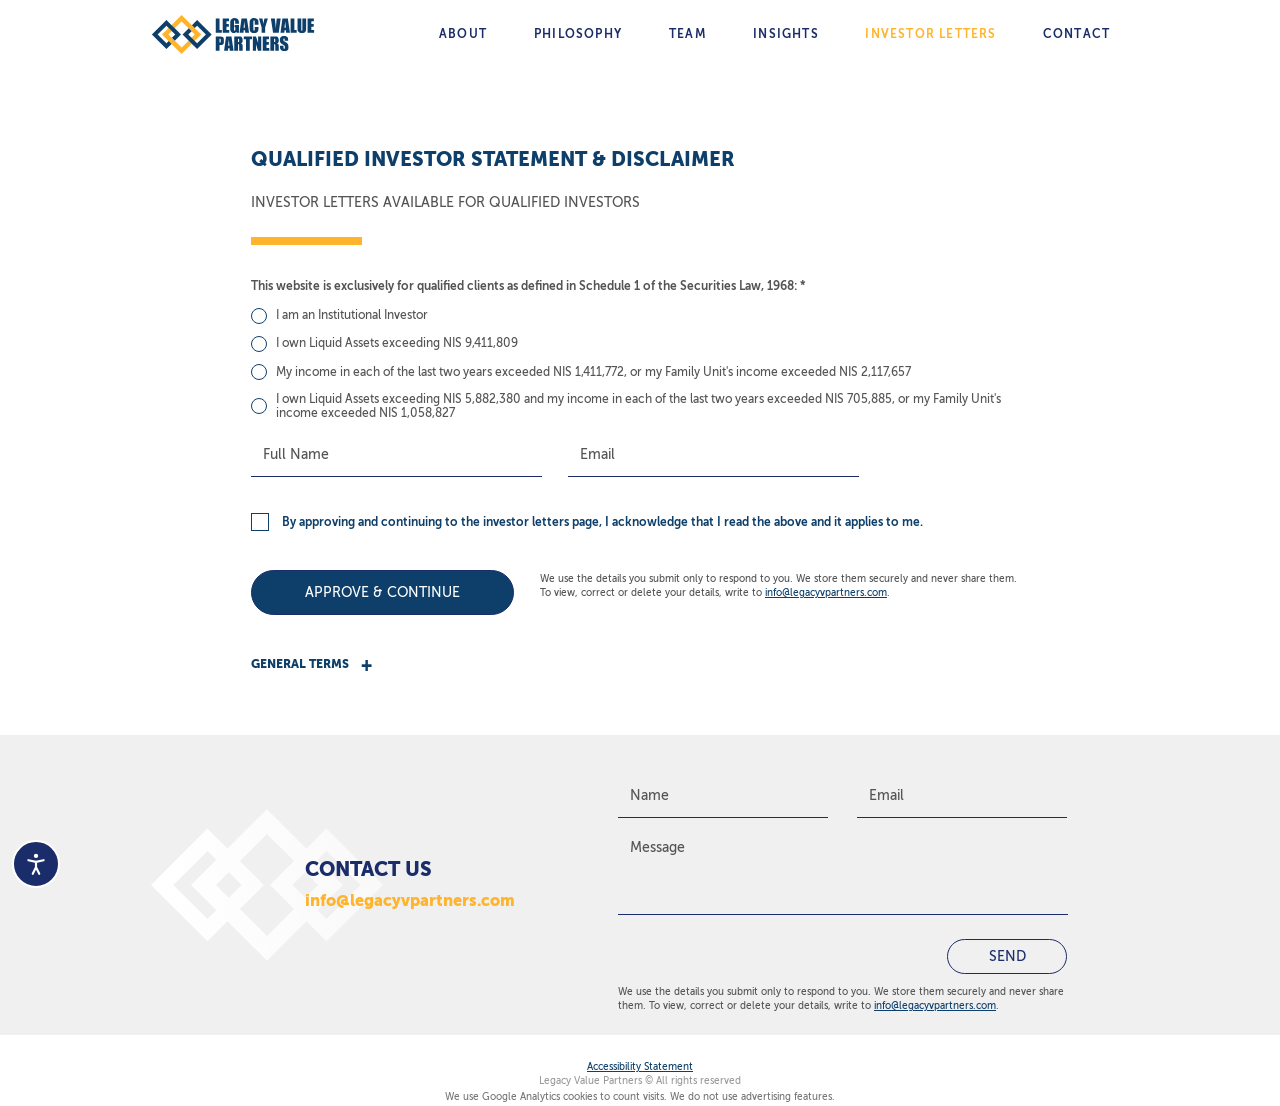
<file: investor-letters/index.html>
<!doctype html>
<html lang="en" class="ff-figtree">
<head>
<meta charset="utf-8">
<meta name="viewport" content="width=device-width, initial-scale=1">
<title>Qualified Investors | Legacy Value Partners</title>
<meta name="description" content="Tel Aviv Based Hedge Fund Managed by Omri Velvart.">
<link rel="canonical" href="https://www.legacyvpartners.com/investor-letters/">
<meta property="og:title" content="Qualified Investors | Legacy Value Partners">
<meta property="og:description" content="Tel Aviv Based Hedge Fund Managed by Omri Velvart.">
<meta property="og:url" content="https://www.legacyvpartners.com/investor-letters/">
<meta property="og:site_name" content="Legacy Value Partners">
<meta property="og:type" content="website">
<meta property="og:image" content="https://static.wixstatic.com/media/26309e_0fb29f59da424d8299e767929e6ff6e8~mv2.png/v1/fill/w_1200,h_800,al_c/26309e_0fb29f59da424d8299e767929e6ff6e8~mv2.png">
<meta property="og:image:width" content="1200">
<meta property="og:image:height" content="800">
<meta name="twitter:card" content="summary_large_image">
<meta name="twitter:title" content="Qualified Investors | Legacy Value Partners">
<meta name="twitter:description" content="Tel Aviv Based Hedge Fund Managed by Omri Velvart.">
<link rel="icon" type="image/png" sizes="32x32" href="/favicon-32.png">
<link rel="icon" type="image/png" sizes="192x192" href="/favicon-192.png">
<link rel="apple-touch-icon" href="/apple-touch-icon.png">
<link rel="preconnect" href="https://fonts.googleapis.com"><link rel="preconnect" href="https://fonts.gstatic.com" crossorigin><link rel="stylesheet" href="https://fonts.googleapis.com/css2?family=Figtree:wght@500;700;900&amp;display=swap">
<link rel="stylesheet" href="/css/site.css">
</head>
<body class="">
<a class="skip" href="#main">Skip to Main Content</a>
<header class="hdr"><div class="in">
<a class="logo e" href="/" style="--x:0;--y:15;--w:166;--eh:39;--mx:20;--my:20;--mw:140;--meh:34"><img src="/img/logo.svg" width="166" height="39" alt="קרן לגאסי, לגאסי פרטנרס, לגאסי ואליו פרטנרס, Legacy Partners, Legacy Value, Legacy Value Partners, עומרי ולורט, Omri Velvart"></a>
<nav class="nav e" aria-label="Site" style="--x:270;--y:17;--w:709;--eh:34"><ul><li style="width:86px"><a class="f7" href="/#about">ABOUT</a></li><li style="width:128px"><a class="f7" href="/#philosophy">PHILOSOPHY</a></li><li style="width:76px"><a class="f7" href="/#team">TEAM</a></li><li style="width:104px"><a class="f7" href="/insights/">INSIGHTS</a></li><li style="width:170px"><a class="f7" href="/investor-letters/" aria-current="page">INVESTOR LETTERS</a></li><li style="width:105px"><a class="f7" href="/#contact">CONTACT</a></li></ul></nav>
<button class="burger" type="button" aria-label="Menu" aria-expanded="false" aria-controls="mmenu"><span></span><span></span><span></span></button>
</div></header>
<div class="mmenu" id="mmenu" hidden><button class="scrim" type="button" tabindex="-1" aria-label="Close"></button>
<div class="panel" role="dialog" aria-modal="true" aria-label="Site">
<button class="close" type="button" aria-label="Close"><svg viewBox="0 0 17 17" aria-hidden="true" focusable="false"><path d="M1 1l15 15M16 1L1 16" fill="none"/></svg></button>
<nav aria-label="Site"><ul><li><a class="f9" href="/#about">ABOUT</a></li><li><a class="f9" href="/#philosophy">PHILOSOPHY</a></li><li><a class="f9" href="/#team">TEAM</a></li><li><a class="f9" href="/insights/">INSIGHTS</a></li><li><a class="f9" href="/investor-letters/" aria-current="page">INVESTOR LETTERS</a></li><li><a class="f9" href="/#contact">CONTACT</a></li></ul></nav></div></div>
<main id="main" tabindex="-1"><section class="sec" style="--h:530;--mh:880"><div class="in">
<h1 class="e f9 g-h1" style="--x:101;--y:33;--w:708;--mx:30;--my:20;--mw:261">QUALIFIED INVESTOR STATEMENT &amp; DISCLAIMER</h1>
<p class="e f5 g-sub" style="--x:101;--y:80;--w:708;--mx:34;--my:122;--mw:252">INVESTOR LETTERS AVAILABLE FOR QUALIFIED INVESTORS</p>
<div class="e bar" style="--x:101;--y:124;--w:111;--eh:8;--mx:34;--my:187;--mw:150;--meh:8" aria-hidden="true"></div>
<form class="lvp-gate" method="post" novalidate data-form="letters_access">
<fieldset class="e" style="--x:0;--y:0;--w:980;--eh:1;--mx:0;--my:0;--mw:320;--meh:1"><legend class="e f7 g-q" style="--x:101;--y:167;--w:777;--mx:31;--my:221;--mw:261">This website is exclusively for qualified clients as defined in Schedule 1 of the Securities Law, 1968: *</legend><label class="e g-opt f5" style="--x:101;--y:195.2;--w:777;--mx:31;--my:276.3;--mw:261"><input type="radio" name="investorCategory" value="I am an Institutional Investor" required><span class="g-radio" aria-hidden="true"></span><span>I am an Institutional Investor</span></label><label class="e g-opt f5" style="--x:101;--y:223.2;--w:777;--mx:31;--my:305.3;--mw:261"><input type="radio" name="investorCategory" value="I own Liquid Assets exceeding NIS 9,411,809" required><span class="g-radio" aria-hidden="true"></span><span>I own Liquid Assets exceeding NIS 9,411,809</span></label><label class="e g-opt f5 mid" style="--x:101;--y:251.2;--w:777;--mx:31;--my:347.3;--mw:261"><input type="radio" name="investorCategory" value="My income in each of the last two years exceeded NIS 1,411,772, or my Family Unit&#x27;s income exceeded NIS 2,117,657" required><span class="g-radio" aria-hidden="true"></span><span>My income in each of the last two years exceeded NIS 1,411,772, or my Family Unit&#x27;s income exceeded NIS 2,117,657</span></label><label class="e g-opt f5 mid" style="--x:101;--y:279.2;--w:777;--mx:31;--my:415.3;--mw:261"><input type="radio" name="investorCategory" value="I own Liquid Assets exceeding NIS 5,882,380 and my income in each of the last two years exceeded NIS 705,885, or my Family Unit&#x27;s income exceeded NIS 1,058,827" required><span class="g-radio" aria-hidden="true"></span><span>I own Liquid Assets exceeding NIS 5,882,380 and my income in each of the last two years exceeded NIS 705,885, or my Family Unit&#x27;s income exceeded NIS 1,058,827</span></label></fieldset>
<div class="e " style="--x:101;--y:320;--w:291;--eh:44;--mx:31;--my:490;--mw:261;--meh:45"><label class="sr-only" for="g-name">Full Name</label><input class="fld f5" id="g-name" name="fullName" type="text" placeholder="Full Name" required maxlength="100" autocomplete="name"></div>
<div class="e " style="--x:418;--y:320;--w:291;--eh:44;--mx:31;--my:553;--mw:261;--meh:45"><label class="sr-only" for="g-email">Email</label><input class="fld f5" id="g-email" name="email" type="email" placeholder="Email" required maxlength="250" pattern="^.+@.+\.[a-zA-Z]{2,63}$" autocomplete="email"></div>
<label class="e g-ack f7" style="--x:101;--y:400;--w:777;--mx:31;--my:631;--mw:260"><input type="checkbox" name="acknowledged" required><span class="g-box" aria-hidden="true"></span><span>By approving and continuing to <br class="bm">the investor letters page, I <br class="bm">acknowledge that I read the <br class="bm">above and it applies to me.</span></label>
<div class="hp" aria-hidden="true"><label for="g-website">Website</label><input id="g-website" name="website" type="text" tabindex="-1" autocomplete="off"></div>
<button class="e btn-go f5" style="--x:101;--y:457;--w:263;--eh:45;--mx:31;--my:727;--mw:261;--meh:45" type="submit">APPROVE &amp; CONTINUE</button>
<p class="e g-err f5" style="--x:101;--y:510;--w:700;--mx:31;--my:778;--mw:261" role="alert"></p>
<p class="e fnote f5 gate-note" style="--x:390;--y:459;--w:488;--mx:31;--my:786;--mw:261">We use the details you submit only to respond to you. We store them securely and never share them. To view, correct or delete your details, write to <a href="mailto:info@legacyvpartners.com">info@legacyvpartners.com</a>.</p>
</form>
</div></section>
<section class="gate-legal" aria-label="General terms"><details><summary class="g-gen f9">GENERAL TERMS</summary>
<p class="g-p f5">This website contains information on investments and the dissemination of this information may be subject to or restricted by laws and regulations in particular jurisdictions. Information from this website is not intended to be published or made available to any person in any jurisdiction where prohibited by laws or regulations and must not be used in any way that would be contrary to local laws or regulations. Specifically, the products and services mentioned on this website must not be promoted in any jurisdiction where this would not be permitted. It is the responsibility of any persons who access the information contained in this website to observe all applicable laws and regulations of such jurisdiction. For the avoidance of doubt, this website is not directed at US persons.</p>
<p class="g-p f5">The content of this website is for information purposes only and does not constitute an offer to sell or the solicitation of an offer to buy any shares or units in any of the funds referred to herein, in any jurisdiction to any person. Where an offer document is current, applications may only be made on an Application Form for the relevant funds, which will be available on request to investors fulfilling the relevant criteria.</p>
<p class="g-p f5">This website provides general information only and should not be regarded as investment, tax, legal or any other form of advice. Prior to making any investment decision it is recommended that you seek advice on whether the information is appropriate to your needs, financial circumstances and investment objectives.</p>
<p class="g-p f5">Users should be aware of the risks associated with investments in financial products. Please be reminded that past performance is not a guide to future performance, the value of investments and the income from them may go down as well as up and you may not get back the amount you invested, and rates of currency exchange may cause the value of investments to go up or down.</p>
<p class="g-p f5">The website is provided on an “as is” basis and Velvart Capital Management LTD does not represent or warrant that the information accessible via this website is accurate, complete, current, secure or that it will be free from viruses or other harmful elements. Velvart Capital Management LTD, directors, employees or other representatives will be liable for any damages, losses or liabilities of any kind arising out of or in connection with the use of this website.</p>
<p class="g-p f5">This website is not to be published, circulated, reproduced or distributed in whole or in part without the written consent of Velvart Capital Management LTD. The information provided on this website is for personal, non-commercial use. The information on this website is subject to change without prior notice.</p>
<p class="g-p f5">If you contact us or provide any personal data through this website, you consent to us keeping a record of this information. We may use it to provide products or services that you request from us or which we feel may interest you. We may also use third party service providers to track details of visits to our site (including but not limited to traffic and location data) to improve our service to you. The data that we collect from you may be transferred to, and stored at, a location outside the European Economic Area and may be processed by third parties on our behalf.</p>
<p class="g-p f5">Where this website contains links to other websites, Velvart Capital Management LTD does not make any representations nor does it endorse the information contained on third party websites.</p>
</details></section></main>
<footer>
<section class="sec contact" id="contact" style="--h:300;--mh:647" aria-labelledby="contact-h"><div class="in">
<div class="e " style="--x:1;--y:74;--w:232;--eh:152;--mx:10;--my:44;--mw:187;--meh:123"><img src="/img/diamond-footer.svg" width="232" height="152" alt="" style="width:100%;height:100%"></div>
<p class="e f9 ct" style="--x:155;--y:121;--w:300;--mx:88;--my:85;--mw:220" id="contact-h">CONTACT US</p>
<p class="e f9" style="--x:155;--y:155.4;--w:260;--mx:88;--my:112.4;--mw:230"><a class="cmail f9" href="mailto:info@legacyvpartners.com">info@legacyvpartners.com</a></p>
<form class="lvp-contact" method="post" novalidate data-form="contact">
<div class="e " style="--x:468;--y:39;--w:210;--eh:44;--mx:22;--my:202;--mw:279;--meh:35"><label class="sr-only" for="cf-name">Name</label><input class="fld f5" id="cf-name" name="name" type="text" placeholder="Name" required maxlength="100" autocomplete="name"></div>
<div class="e " style="--x:707;--y:39;--w:210;--eh:44;--mx:22;--my:269;--mw:279;--meh:35"><label class="sr-only" for="cf-email">Email</label><input class="fld f5" id="cf-email" name="email" type="email" placeholder="Email" required maxlength="250" pattern="^.+@.+\.[a-zA-Z]{2,63}$" autocomplete="email"></div>
<div class="e " style="--x:468;--y:92;--w:450;--eh:88;--mx:22;--my:340;--mw:279;--meh:100"><label class="sr-only" for="cf-msg">Message</label><textarea class="fld f5" id="cf-msg" name="message" placeholder="Message"></textarea></div>
<div class="hp" aria-hidden="true"><label for="cf-website">Website</label><input id="cf-website" name="website" type="text" tabindex="-1" autocomplete="off"></div>
<button class="e btn-send f5" style="--x:797;--y:204;--w:120;--eh:35;--mx:22;--my:472;--mw:279;--meh:45" type="submit">SEND</button>
<p class="e fstatus f5" style="--x:468;--y:204;--w:315;--mx:22;--my:527;--mw:279" role="status" aria-live="polite"></p>
<p class="e fnote f5" style="--x:468;--y:250;--w:450;--mx:22;--my:575;--mw:279">We use the details you submit only to respond to you. We store them securely and never share them. To view, correct or delete your details, write to <a href="mailto:info@legacyvpartners.com">info@legacyvpartners.com</a>.</p>
</form></div></section>
<div class="bottom"><a class="f5" href="/accessibility-statement/">Accessibility Statement</a><p class="copy f5">Legacy Value Partners © All rights reserved</p><p class="note f5">We use Google Analytics cookies to count visits. We do not use advertising features.</p></div>
</footer>
<script src="/js/site.js" defer></script>
<script src="/js/a11y.js" defer></script>
<script src="/js/gate.js" defer></script>
</body>
</html>
</file>
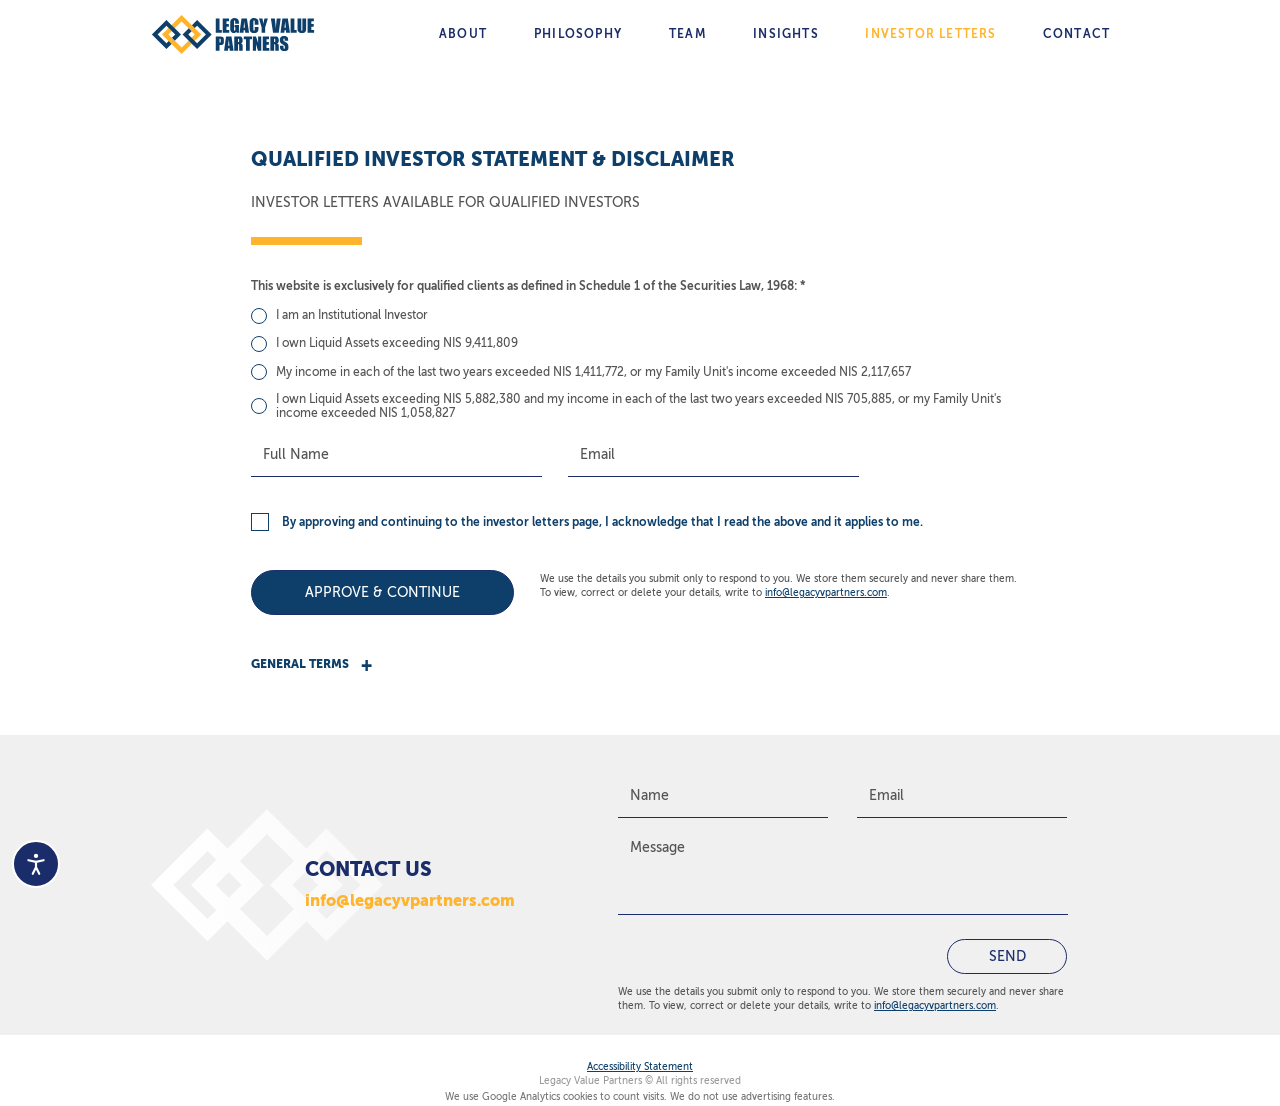
<file: letters/index.html>
<!doctype html>
<html lang="en" class="ff-figtree">
<head>
<meta charset="utf-8">
<meta name="viewport" content="width=device-width, initial-scale=1">
<title>Investor Letters | Legacy Value Partners</title>
<meta name="description" content="Tel Aviv Based Hedge Fund Managed by Omri Velvart.">
<link rel="canonical" href="https://www.legacyvpartners.com/letters/">
<meta property="og:title" content="Investor Letters | Legacy Value Partners">
<meta property="og:description" content="Tel Aviv Based Hedge Fund Managed by Omri Velvart.">
<meta property="og:url" content="https://www.legacyvpartners.com/letters/">
<meta property="og:site_name" content="Legacy Value Partners">
<meta property="og:type" content="website">
<meta property="og:image" content="https://static.wixstatic.com/media/26309e_0fb29f59da424d8299e767929e6ff6e8~mv2.png/v1/fill/w_1200,h_800,al_c/26309e_0fb29f59da424d8299e767929e6ff6e8~mv2.png">
<meta property="og:image:width" content="1200">
<meta property="og:image:height" content="800">
<meta name="twitter:card" content="summary_large_image">
<meta name="twitter:title" content="Investor Letters | Legacy Value Partners">
<meta name="twitter:description" content="Tel Aviv Based Hedge Fund Managed by Omri Velvart.">
<link rel="icon" type="image/png" sizes="32x32" href="/favicon-32.png">
<link rel="icon" type="image/png" sizes="192x192" href="/favicon-192.png">
<link rel="apple-touch-icon" href="/apple-touch-icon.png">
<link rel="preconnect" href="https://fonts.googleapis.com"><link rel="preconnect" href="https://fonts.gstatic.com" crossorigin><link rel="stylesheet" href="https://fonts.googleapis.com/css2?family=Figtree:wght@500;700;900&amp;display=swap">
<link rel="stylesheet" href="/css/site.css">
<script>try{if(sessionStorage.getItem("lvpLettersAccess")!=="1"){location.replace("/investor-letters/")}}catch(e){location.replace("/investor-letters/")}</script>
<meta name="robots" content="noindex">
</head>
<body class="">
<a class="skip" href="#main">Skip to Main Content</a>
<header class="hdr"><div class="in">
<a class="logo e" href="/" style="--x:0;--y:15;--w:166;--eh:39;--mx:20;--my:20;--mw:140;--meh:34"><img src="/img/logo.svg" width="166" height="39" alt="קרן לגאסי, לגאסי פרטנרס, לגאסי ואליו פרטנרס, Legacy Partners, Legacy Value, Legacy Value Partners, עומרי ולורט, Omri Velvart"></a>
<nav class="nav e" aria-label="Site" style="--x:270;--y:17;--w:709;--eh:34"><ul><li style="width:86px"><a class="f7" href="/#about">ABOUT</a></li><li style="width:128px"><a class="f7" href="/#philosophy">PHILOSOPHY</a></li><li style="width:76px"><a class="f7" href="/#team">TEAM</a></li><li style="width:104px"><a class="f7" href="/insights/">INSIGHTS</a></li><li style="width:170px"><a class="f7" href="/investor-letters/">INVESTOR LETTERS</a></li><li style="width:105px"><a class="f7" href="/#contact">CONTACT</a></li></ul></nav>
<button class="burger" type="button" aria-label="Menu" aria-expanded="false" aria-controls="mmenu"><span></span><span></span><span></span></button>
</div></header>
<div class="mmenu" id="mmenu" hidden><button class="scrim" type="button" tabindex="-1" aria-label="Close"></button>
<div class="panel" role="dialog" aria-modal="true" aria-label="Site">
<button class="close" type="button" aria-label="Close"><svg viewBox="0 0 17 17" aria-hidden="true" focusable="false"><path d="M1 1l15 15M16 1L1 16" fill="none"/></svg></button>
<nav aria-label="Site"><ul><li><a class="f9" href="/#about">ABOUT</a></li><li><a class="f9" href="/#philosophy">PHILOSOPHY</a></li><li><a class="f9" href="/#team">TEAM</a></li><li><a class="f9" href="/insights/">INSIGHTS</a></li><li><a class="f9" href="/investor-letters/">INVESTOR LETTERS</a></li><li><a class="f9" href="/#contact">CONTACT</a></li></ul></nav></div></div>
<main id="main" tabindex="-1">
<section class="sec letters-banner" style="--h:242;--mh:202">
<img class="bg" src="/img/26309e_140283f2aade47e1975e3985acf48a55.png" alt="">
<div class="in">
<h1 class="e f9 h1-let" style="--x:0;--y:79.4;--w:980;--mx:20;--my:38;--mw:280">INVESTOR LETTERS</h1>
<div class="e bar" style="--x:429;--y:147;--w:111;--eh:8;--mx:105;--my:145;--mw:110;--meh:8" aria-hidden="true"></div>
</div></section>
<div class="l-main" id="letters-list" aria-live="polite"></div>
<noscript><p style="text-align:center;padding:40px">JavaScript is required to list the investor letters.</p></noscript>
</main>
<footer>
<section class="sec contact" id="contact" style="--h:300;--mh:647" aria-labelledby="contact-h"><div class="in">
<div class="e " style="--x:1;--y:74;--w:232;--eh:152;--mx:10;--my:44;--mw:187;--meh:123"><img src="/img/diamond-footer.svg" width="232" height="152" alt="" style="width:100%;height:100%"></div>
<p class="e f9 ct" style="--x:155;--y:121;--w:300;--mx:88;--my:85;--mw:220" id="contact-h">CONTACT US</p>
<p class="e f9" style="--x:155;--y:155.4;--w:260;--mx:88;--my:112.4;--mw:230"><a class="cmail f9" href="mailto:info@legacyvpartners.com">info@legacyvpartners.com</a></p>
<form class="lvp-contact" method="post" novalidate data-form="contact">
<div class="e " style="--x:468;--y:39;--w:210;--eh:44;--mx:22;--my:202;--mw:279;--meh:35"><label class="sr-only" for="cf-name">Name</label><input class="fld f5" id="cf-name" name="name" type="text" placeholder="Name" required maxlength="100" autocomplete="name"></div>
<div class="e " style="--x:707;--y:39;--w:210;--eh:44;--mx:22;--my:269;--mw:279;--meh:35"><label class="sr-only" for="cf-email">Email</label><input class="fld f5" id="cf-email" name="email" type="email" placeholder="Email" required maxlength="250" pattern="^.+@.+\.[a-zA-Z]{2,63}$" autocomplete="email"></div>
<div class="e " style="--x:468;--y:92;--w:450;--eh:88;--mx:22;--my:340;--mw:279;--meh:100"><label class="sr-only" for="cf-msg">Message</label><textarea class="fld f5" id="cf-msg" name="message" placeholder="Message"></textarea></div>
<div class="hp" aria-hidden="true"><label for="cf-website">Website</label><input id="cf-website" name="website" type="text" tabindex="-1" autocomplete="off"></div>
<button class="e btn-send f5" style="--x:797;--y:204;--w:120;--eh:35;--mx:22;--my:472;--mw:279;--meh:45" type="submit">SEND</button>
<p class="e fstatus f5" style="--x:468;--y:204;--w:315;--mx:22;--my:527;--mw:279" role="status" aria-live="polite"></p>
<p class="e fnote f5" style="--x:468;--y:250;--w:450;--mx:22;--my:575;--mw:279">We use the details you submit only to respond to you. We store them securely and never share them. To view, correct or delete your details, write to <a href="mailto:info@legacyvpartners.com">info@legacyvpartners.com</a>.</p>
</form></div></section>
<div class="bottom"><a class="f5" href="/accessibility-statement/">Accessibility Statement</a><p class="copy f5">Legacy Value Partners © All rights reserved</p><p class="note f5">We use Google Analytics cookies to count visits. We do not use advertising features.</p></div>
</footer>
<script src="/js/site.js" defer></script>
<script src="/js/a11y.js" defer></script>
<script src="/js/letters.js" defer></script>
</body>
</html>
</file>
<file: css/site.css>
/* Legacy Value Partners - static site styles.
   Geometry and colours measured from the live Wix site (site-measure/*.json).
   Desktop (>=768px) mirrors Wix's fixed 980px canvas; mobile (<768px) mirrors
   Wix's 320px mobile canvas scaled to the device width (1 unit = 100vw/320). */

/* ---- Fonts ------------------------------------------------------------------
   Live site: Museo Sans 500/700/900 (exljbris Font Foundry, www.exljbris.com).
   Licensed webfont files are dropped into /fonts/ (see /fonts/README.txt):
     museo-sans-500.woff2, museo-sans-700.woff2, museo-sans-900.woff2
   Until they exist the browser falls back to Figtree (Google Fonts, SIL OFL),
   which is listed second in every stack below. No other edit is needed.
   Figtree-only width tuning lives under html.ff-figtree (--t5/--t7/--t9) and is
   switched off by /js/site.js as soon as a Museo Sans face has loaded. */
@font-face{font-family:"Museo Sans";src:url(/fonts/museo-sans-500.woff2) format("woff2");font-weight:500;font-style:normal;font-display:swap}
@font-face{font-family:"Museo Sans";src:url(/fonts/museo-sans-700.woff2) format("woff2");font-weight:700;font-style:normal;font-display:swap}
@font-face{font-family:"Museo Sans";src:url(/fonts/museo-sans-900.woff2) format("woff2");font-weight:900;font-style:normal;font-display:swap}
:root{
  --font-500:"Museo Sans","Figtree",Arial,Helvetica,sans-serif; --fw-500:500;
  --font-700:"Museo Sans","Figtree",Arial,Helvetica,sans-serif; --fw-700:700;
  --font-900:"Museo Sans","Figtree",Arial,Helvetica,sans-serif; --fw-900:900;
  --t5:0em; --t7:0em; --t9:0em;
}
html.ff-figtree{--t5:0.011em; --t7:-0.004em; --t9:0.006em}
:root{
  --navy:#1A2C69; --blue:#0D3F6A; --yellow:#FFB42C; --quote:#FAB600; --grey:#545454;
  --light:#F0F0F0; --dark:#242323; --darker:#1E1E1E; --line:#DBDBDB; --muted:#9A9A9A; --muted-aa:#767676;
  --focus:#0B63CE;
}
*,*::before,*::after{box-sizing:border-box}
html{-webkit-text-size-adjust:100%;text-size-adjust:100%}
@media (prefers-reduced-motion:no-preference){html{scroll-behavior:smooth}}
body{margin:0;background:#fff;color:var(--grey);font-family:var(--font-500);font-weight:var(--fw-500);min-width:980px}
body.dark{background:var(--darker)}
img{display:block;border:0}
a{color:inherit}
h1,h2,h3,p,blockquote,figure,ul,ol,fieldset,legend{margin:0;padding:0}
fieldset{border:0;min-width:0}
ul{list-style:none}
.f5{font-family:var(--font-500);font-weight:var(--fw-500);--trk:var(--t5)}
.f7{font-family:var(--font-700);font-weight:var(--fw-700);--trk:var(--t7)}
.f9{font-family:var(--font-900);font-weight:var(--fw-900);--trk:var(--t9)}
.f5,.f7,.f9{letter-spacing:var(--trk)}
.sr-only{position:absolute!important;width:1px;height:1px;padding:0;margin:-1px;overflow:hidden;clip:rect(0,0,0,0);white-space:nowrap;border:0}
:focus-visible{outline:3px solid var(--focus);outline-offset:2px;border-radius:2px}
.dk :focus-visible,.on-dark:focus-visible{outline-color:#fff}

/* Skip link */
.skip{position:absolute;left:12px;top:-60px;z-index:100;background:#fff;color:var(--navy);padding:10px 16px;font:14px/1.2 var(--font-700);font-weight:var(--fw-700);text-decoration:underline;border:2px solid var(--navy)}
.skip:focus{top:12px}

/* ---- Absolute-geometry system ------------------------------------------- */
/* Geometry variables must not inherit into nested positioned children. */
@property --x{syntax:"*";inherits:false}
@property --y{syntax:"*";inherits:false}
@property --w{syntax:"*";inherits:false}
@property --eh{syntax:"*";inherits:false}
@property --mx{syntax:"*";inherits:false}
@property --my{syntax:"*";inherits:false}
@property --mw{syntax:"*";inherits:false}
@property --meh{syntax:"*";inherits:false}
@property --h{syntax:"*";inherits:false}
@property --mh{syntax:"*";inherits:false}

.sec{position:relative;width:100%;height:calc(var(--h)*1px)}
.in{position:relative;width:980px;height:100%;margin:0 auto}
.e{position:absolute;left:calc(var(--x)*1px);top:calc(var(--y)*1px);width:calc(var(--w)*1px);height:calc(var(--eh)*1px)}
.bg{position:absolute;inset:0;width:100%;height:100%;object-fit:cover;object-position:center}
.m-only{display:none!important}
br.bm{display:none}

/* ---- Header -------------------------------------------------------------- */
.hdr{position:sticky;top:0;z-index:50;height:113px;background:#fff}
.hdr .logo{display:block}
.hdr .logo img{width:166px;height:39px}
.nav ul{display:flex;gap:8px}
.nav a{display:block;height:34px;line-height:34px;text-align:center;font-size:12px;letter-spacing:calc(1.2px + var(--trk,0em));color:var(--navy);text-decoration:none;white-space:nowrap}
.nav a:hover,.nav a[aria-current="page"]{color:var(--yellow)}
.burger,.mmenu{display:none}

/* ---- Text styles (desktop) ---------------------------------------------- */
.h2s.yel{color:var(--yellow)}
.philo-bg{position:absolute;left:0;top:0;width:100%;height:369px;overflow:hidden}
.hero{margin-top:-2px}
.anchor{display:block;height:1px;pointer-events:none}
.h2s{font-size:24px;line-height:33.6px;color:var(--blue);text-align:center}
.tag{font-size:20px;line-height:28px;color:var(--yellow);text-align:center}
.hero-h1{font-size:48px;line-height:52.8px;color:#fff;text-align:center}
.lead{font-size:14px;line-height:19.6px;text-align:center}
.lead p+p{margin-top:19.6px}
.kicker{font-size:14px;line-height:14px;letter-spacing:calc(.7px + var(--trk,0em));text-align:center}
.plabel{font-size:12px;line-height:16.8px;text-align:center}
.bar{background:var(--yellow);height:8px}
.vbar{background:var(--yellow)}
.quote-t{font-size:24px;line-height:34.5px;color:#fff;text-align:center}
.cite{font-size:12px;line-height:16.8px;letter-spacing:calc(1.2px + var(--trk,0em));color:var(--yellow);text-align:center;font-style:normal}
.card{background:url(/img/26309e_e4ba8c742e744752af459ec4bdf58a78.png) center/100% 100% no-repeat}
.card-t{font-size:16px;line-height:22.4px;color:var(--navy)}
.card-p{font-size:12px;line-height:16.8px}
.more{font-size:10px;line-height:14px;letter-spacing:calc(1px + var(--trk,0em));color:var(--yellow);text-decoration:none;display:block;white-space:nowrap}
.more.u{text-decoration:underline}
.pname{font-size:18px;line-height:25.2px;color:var(--navy);text-align:center}
.prole{font-size:12px;line-height:16.8px;letter-spacing:calc(1.2px + var(--trk,0em));text-align:center}
.pbio{font-size:14px;line-height:19.6px;text-align:center}
.ico{display:block;color:var(--navy)}
.ico::after{content:"";position:absolute;inset:-10px}
.ico svg{display:block;width:100%;height:100%;fill:currentColor}
.ico.w{color:#fff}
.sec.dk{background:var(--dark)}
.vline{background:var(--line)}
.hline{background:var(--line);height:2px}
.badge{background:var(--yellow);color:#fff;font-size:12px;line-height:16.8px;letter-spacing:calc(1.2px + var(--trk,0em));text-align:center;padding-top:3.8px;white-space:nowrap}
.it{font-size:24px;line-height:28.8px;color:#fff}
.isrc{font-size:12px;line-height:16.8px;letter-spacing:calc(1.2px + var(--trk,0em));color:var(--yellow)}
.ib{font-size:12px;line-height:16.8px;color:#fff}
.ib a{color:#fff;text-decoration:underline}
.btn-o{display:flex;align-items:center;justify-content:center;border:2px solid var(--yellow);border-radius:50px;color:#fff;text-decoration:none;font-size:10px;letter-spacing:calc(.5px + var(--trk,0em));white-space:nowrap}
.btn-o.lg{font-size:14px;letter-spacing:calc(.7px + var(--trk,0em))}
.btn-o:hover{background:var(--yellow)}
.h1-ins{font-size:36px;line-height:50.4px;color:var(--yellow);text-align:center}
.h1-let{font-size:36px;line-height:50.4px;color:#fff;text-align:center}
.follow{font-size:20px;line-height:28px;color:#FAFAFA;text-align:center}

/* ---- Contact footer ------------------------------------------------------ */
.contact{background:var(--light)}
.ct{font-size:20px;line-height:28px;color:var(--navy)}
.cmail{font-size:16px;line-height:22.4px;color:var(--yellow);text-decoration:none;white-space:nowrap}
.cmail:hover{text-decoration:underline}
.fld{display:block;width:100%;height:100%;margin:0;border:0;border-bottom:1px solid var(--navy);border-radius:0;background:transparent;color:var(--grey);font:inherit;font-size:14px;line-height:19.6px;padding:3px 3px 3px 12px;-webkit-appearance:none;appearance:none}
textarea.fld{padding:10.5px 10px 3px 12px;resize:none}
.fld::placeholder{color:var(--grey);opacity:1}
.fld:focus-visible{outline:3px solid var(--focus);outline-offset:0}
.fld[aria-invalid="true"]{border-bottom:2px solid #B00020}
.btn-send{display:flex;align-items:center;justify-content:center;border:1px solid var(--navy);border-radius:300px;background:transparent;color:var(--navy);font:inherit;font-size:14px;line-height:19.6px;cursor:pointer;padding:0}
.btn-send:hover{background:var(--navy);color:#fff}
.btn-send[disabled]{opacity:.6;cursor:progress}
.hp{position:absolute!important;left:-10000px!important;width:1px;height:1px;overflow:hidden}
.fnote{font-size:10px;line-height:14px;color:var(--grey)}
.fnote a,.fstatus a{color:var(--blue)}
.fstatus{font-size:12px;line-height:16.8px;color:var(--navy)}
.fstatus:empty{display:none}
.fstatus.err{color:#B00020}
.bottom{background:#fff;text-align:center;padding:21px 16px 2px}
.bottom a{display:inline-block;font-size:10px;line-height:14px;color:var(--blue);text-decoration:underline}
.bottom .copy{font-size:10px;line-height:14px;color:var(--muted)}
.bottom .note{font-size:10px;line-height:14px;color:var(--muted-aa);margin-top:2px}

/* ---- Investor letters gate ---------------------------------------------- */
.g-h1{font-size:20px;line-height:28px;color:var(--blue)}
.g-sub{font-size:14px;line-height:19.6px}
.g-q{font-size:12px;line-height:12px}
.g-opt{display:flex;align-items:flex-start;gap:9px;font-size:12px;line-height:14px;cursor:pointer}
.g-opt::before{content:"";position:absolute;left:0;right:0;top:-7px;bottom:-7px}
.g-opt input,.g-ack input{position:absolute;opacity:0;width:1px;height:1px;margin:0}
.g-radio{flex:none;width:16px;height:16px;border:1px solid var(--blue);border-radius:50%;position:relative;background:#fff}
.g-opt input:checked+.g-radio::after{content:"";position:absolute;left:4px;top:4px;width:6px;height:6px;border-radius:50%;background:var(--blue)}
.g-opt input:focus-visible+.g-radio,.g-ack input:focus-visible+.g-box{outline:3px solid var(--focus);outline-offset:2px}
.g-opt.mid{align-items:center}
.g-ack{display:flex;align-items:center;gap:13px;font-size:12px;line-height:12px;color:var(--blue);cursor:pointer}
.g-box{flex:none;width:18px;height:18px;border:1px solid var(--blue);position:relative;background:#fff}
.g-ack input:checked+.g-box::after{content:"";position:absolute;left:5px;top:1.5px;width:5px;height:10px;border:solid var(--blue);border-width:0 1.5px 1.5px 0;transform:rotate(45deg)}
.btn-go{display:flex;align-items:center;justify-content:center;border:1px solid var(--navy);border-radius:300px;background:var(--blue);color:#fff;font:inherit;font-size:14px;line-height:19.6px;cursor:pointer;padding:0}
.btn-go:hover{background:var(--navy)}
.g-gen{font-size:12px;line-height:23.8px}
.gate-legal{width:980px;margin:0 auto;padding:0 101px 48px}
.gate-legal details{max-width:777px}
.gate-legal summary{display:flex;align-items:center;min-height:44px;cursor:pointer;color:var(--blue);list-style:none}
.gate-legal summary::-webkit-details-marker{display:none}
.gate-legal summary::after{content:"+";margin-left:12px;font-size:18px}
.gate-legal details[open] summary::after{content:"\2212"}
.gate-legal .g-p{margin-top:14px}
.g-p{font-size:10px;line-height:14px}
.g-err{font-size:12px;line-height:16.8px;color:#B00020}
.g-err:empty{display:none}

/* ---- Accessibility statement -------------------------------------------- */
.a-p{font-size:14px;line-height:19.6px}
.a-p a{color:var(--blue);text-decoration:none}
.a-p a:hover{text-decoration:underline}
.a-h{font-size:14px;line-height:19.6px}

/* ---- Letters list (rendered from letters.json) -------------------------- */
.l-main{padding:59px 0 62px}
.l-year{width:980px;margin:0 auto;position:relative}
.l-year h2{font-size:20px;line-height:28px;color:var(--blue);text-align:center;padding-top:0}
.l-year .l-rule{height:2px;background:var(--grey);margin-top:24px}
.l-row{display:flex;justify-content:center;margin-top:39px}
.l-item{text-align:center;display:flex;flex-direction:column;align-items:center}
.l-item h3{font-size:20px;line-height:28px;color:var(--blue)}
.l-dl{display:flex;align-items:center;justify-content:center;width:164px;height:42px;margin-top:22px;border-radius:50px;background:var(--yellow);color:#fff;text-decoration:none;font-size:14px;letter-spacing:calc(.7px + var(--trk,0em))}
.l-dl:hover{background:#e89f12}
.l-year.n2{min-height:315px}.l-year.n3{min-height:331px}
.letters-banner{position:relative;height:242px;background:var(--dark)}

/* ---- 404 ------------------------------------------------------------------ */
.nf{min-height:520px;padding:120px 16px;text-align:center}
.nf h1{font-size:36px;line-height:50.4px;color:var(--blue)}
.nf p{margin-top:16px;font-size:14px;line-height:19.6px}

/* =========================== MOBILE ====================================== */
@media (max-width:767px){
  body{min-width:0;--u:calc(100vw / 320)}
  .d-only{display:none!important}
  br.bd{display:none}
  br.bm{display:inline}
  .m-only{display:block!important}
  .sec{height:calc(var(--mh)*var(--u))}
  .in{width:100%}
  .e{left:calc(var(--mx)*var(--u));top:calc(var(--my)*var(--u));width:calc(var(--mw)*var(--u));height:calc(var(--meh)*var(--u))}
  .skip{font-size:calc(14*var(--u))}
  .hdr{height:calc(71*var(--u))}
  .hdr .logo img{width:calc(140*var(--u));height:calc(34*var(--u))}
  .nav{display:none}
  .burger{display:block;position:absolute;left:calc(261*var(--u));top:calc(12*var(--u));width:calc(50*var(--u));height:calc(50*var(--u));border:0;background:transparent;padding:0;cursor:pointer}
  .burger span{position:absolute;left:calc(14*var(--u));width:calc(22*var(--u));height:calc(2*var(--u));border-radius:calc(2*var(--u));background:var(--blue)}
  .burger span:nth-child(1){top:calc(15*var(--u))}.burger span:nth-child(2){top:calc(24*var(--u))}.burger span:nth-child(3){top:calc(33*var(--u))}
  .mmenu{display:block;position:fixed;inset:0;z-index:90;visibility:hidden}
  .mmenu.open{visibility:visible}
  .mmenu .scrim{position:absolute;inset:0;background:rgba(37,37,37,.6);border:0;padding:0;width:100%;cursor:pointer}
  .mmenu .panel{position:absolute;top:0;bottom:0;right:0;width:calc(260*var(--u));background:var(--blue);padding-top:calc(64*var(--u));transform:translateX(100%);transition:transform .25s ease}
  .mmenu.open .panel{transform:none}
  @media (prefers-reduced-motion:reduce){.mmenu .panel{transition:none}}
  .mmenu .close{position:absolute;left:calc(208*var(--u));top:calc(19*var(--u));width:calc(37*var(--u));height:calc(37*var(--u));border:0;background:transparent;padding:calc(10*var(--u));cursor:pointer;color:#F7B44F}
  .mmenu .close svg{display:block;width:100%;height:100%;stroke:currentColor;stroke-width:2}
  .mmenu ul{margin-left:calc(29*var(--u));width:calc(207*var(--u))}
  .mmenu li{border-bottom:1px solid rgba(255,255,255,.9);margin-bottom:calc(1*var(--u))}
  .mmenu li a{display:flex;align-items:center;height:calc(56*var(--u));color:#fff;text-decoration:none;font-size:calc(18*var(--u));letter-spacing:calc(0 + var(--trk,0em))}
  .mmenu li a[aria-current="page"]{color:var(--yellow)}
  .mmenu :focus-visible{outline-color:#fff}

  .philo-bg{height:calc(288*var(--u))}
  .hero{margin-top:0}
  .h2s{font-size:calc(22*var(--u));line-height:calc(30.8*var(--u))}
  .h2s.ml{text-align:left}
  .tag{font-size:calc(19*var(--u));line-height:calc(26.6*var(--u))}
  .hero-h1{font-size:calc(34*var(--u));line-height:calc(37.4*var(--u))}
  .lead{font-size:calc(16*var(--u));line-height:calc(22.4*var(--u))}
  .lead p+p{margin-top:calc(22.4*var(--u))}
  .kicker{font-size:calc(18*var(--u));line-height:calc(18*var(--u));letter-spacing:calc(calc(.9*var(--u)) + var(--trk,0em))}
  .plabel{font-size:calc(14*var(--u));line-height:calc(19.6*var(--u))}
  .bar{height:calc(8*var(--u))}
  .quote-t{font-size:calc(22*var(--u));line-height:calc(30.5*var(--u))}
  .cite{font-size:calc(16*var(--u));line-height:calc(22.4*var(--u));letter-spacing:calc(calc(1.6*var(--u)) + var(--trk,0em))}
  .card{background:none}
  .card-t{font-size:calc(18*var(--u));line-height:calc(25.2*var(--u));text-align:center}
  .card-p{font-size:calc(16*var(--u));line-height:calc(22.4*var(--u));text-align:center}
  .more{font-size:calc(14*var(--u));line-height:calc(19.6*var(--u));letter-spacing:calc(calc(1.4*var(--u)) + var(--trk,0em))}
  .more.c{text-align:center}
  .pname{font-size:calc(18*var(--u));line-height:calc(25.2*var(--u))}
  .pname.s17{font-size:calc(17*var(--u));line-height:calc(23.8*var(--u))}
  .prole{font-size:calc(14*var(--u));line-height:calc(19.6*var(--u));letter-spacing:calc(calc(1.4*var(--u)) + var(--trk,0em))}
  .pbio{font-size:calc(14*var(--u));line-height:calc(19.6*var(--u))}
  .badge{font-size:calc(13*var(--u));line-height:calc(18.2*var(--u));letter-spacing:calc(calc(1.3*var(--u)) + var(--trk,0em));padding-top:calc(3.7*var(--u))}
  .it{font-size:calc(19*var(--u));line-height:calc(22.8*var(--u))}
  .isrc{font-size:calc(14*var(--u));line-height:calc(19.6*var(--u));letter-spacing:calc(calc(1.4*var(--u)) + var(--trk,0em))}
  .ib{font-size:calc(14*var(--u));line-height:calc(19.6*var(--u))}
  .btn-o{font-size:calc(12*var(--u));letter-spacing:calc(calc(.6*var(--u)) + var(--trk,0em))}
  .btn-o.lg{font-size:calc(14*var(--u));letter-spacing:calc(calc(.7*var(--u)) + var(--trk,0em))}
  .h1-ins,.h1-let{font-size:calc(34*var(--u));line-height:calc(47.6*var(--u))}
  .follow{font-size:calc(18*var(--u));line-height:calc(25.2*var(--u))}
  .ct{font-size:calc(20*var(--u));line-height:calc(28*var(--u))}
  .cmail{font-size:calc(16*var(--u));line-height:calc(22.4*var(--u))}
  .fld{font-size:calc(17.1429*var(--u));line-height:calc(24*var(--u))}
  textarea.fld{padding-top:calc(12.857*var(--u))}
  .btn-send{font-size:calc(17.2143*var(--u));line-height:calc(24.1*var(--u))}
  .fnote{font-size:calc(12*var(--u));line-height:calc(16.8*var(--u))}
  .fstatus{font-size:calc(13*var(--u));line-height:calc(18.2*var(--u))}
  .bottom{padding:calc(21*var(--u)) calc(16*var(--u)) calc(19*var(--u) + 56px)}
  .bottom a,.bottom .copy,.bottom .note{font-size:calc(12*var(--u));line-height:calc(16.8*var(--u))}
  .g-h1{font-size:calc(22*var(--u));line-height:calc(30.8*var(--u))}
  .g-sub{font-size:calc(16*var(--u));line-height:calc(22.4*var(--u))}
  .g-q{font-size:calc(13*var(--u));line-height:calc(13*var(--u))}
  .g-opt{font-size:calc(13*var(--u));line-height:calc(14.5*var(--u));gap:calc(9*var(--u))}
  .g-opt::before{top:calc(-7*var(--u));bottom:calc(-7*var(--u))}
  .g-radio{width:calc(16*var(--u));height:calc(16*var(--u))}
  .g-opt input:checked+.g-radio::after{left:calc(4*var(--u));top:calc(4*var(--u));width:calc(6*var(--u));height:calc(6*var(--u))}
  .g-ack{font-size:calc(15.17*var(--u));line-height:calc(15.17*var(--u));gap:calc(12*var(--u))}
  .g-box{width:calc(18*var(--u));height:calc(18*var(--u))}
  .btn-go{font-size:calc(16*var(--u));line-height:calc(22.4*var(--u))}
  .g-gen{font-size:calc(14*var(--u));line-height:calc(23.8*var(--u))}
  .gate-legal{width:100%;padding:0 calc(31*var(--u)) calc(40*var(--u))}
  .g-p{font-size:calc(12*var(--u));line-height:calc(16.8*var(--u))}
  .a-p,.a-h{font-size:calc(14*var(--u));line-height:calc(19.6*var(--u))}
  .letters-banner{height:calc(202*var(--u))}
  .l-main{padding:calc(20*var(--u)) 0 calc(60*var(--u))}
  .l-year{width:calc(320*var(--u))}
  .l-year.n2,.l-year.n3{min-height:0}
  .l-year+.l-year{margin-top:calc(60*var(--u))}
  .l-year h2{font-size:calc(20*var(--u));line-height:calc(28*var(--u))}
  .l-year .l-rule{height:2px;margin:calc(20*var(--u)) calc(20*var(--u)) 0}
  .l-row{display:grid;grid-template-columns:calc(141*var(--u)) calc(141*var(--u));column-gap:calc(11*var(--u));justify-content:center;row-gap:calc(38*var(--u));margin-top:calc(22*var(--u))}
  .l-row.stack{grid-template-columns:calc(141*var(--u));row-gap:calc(38*var(--u))}
  .l-row .l-item.solo{grid-column:1 / -1;justify-self:center;width:calc(141*var(--u))}
  .l-row{--lshift:0px}
  .l-item{width:auto!important}
  .l-item h3{font-size:calc(16*var(--u));line-height:calc(22.4*var(--u))}
  .l-dl{width:calc(141*var(--u));height:calc(42*var(--u));margin-top:calc(16*var(--u));font-size:calc(12*var(--u));letter-spacing:calc(calc(.6*var(--u)) + var(--trk,0em))}
  .nf h1{font-size:calc(28*var(--u));line-height:calc(36*var(--u))}
}

/* ---- Accessibility menu ------------------------------------------------------ */
.a11y{position:fixed;left:12px;bottom:12px;z-index:80;font-family:var(--font-500)}
.a11y-t{display:flex;align-items:center;justify-content:center;width:48px;height:48px;border:2px solid #fff;border-radius:50%;background:var(--navy);color:#fff;cursor:pointer;padding:0}
.a11y-t svg{width:26px;height:26px}
.a11y-p{position:absolute;left:0;bottom:58px;width:210px;padding:10px;background:#fff;border:1px solid var(--navy);border-radius:8px;display:flex;flex-direction:column;gap:6px}
.a11y-p[hidden]{display:none}
.a11y-r{display:flex;gap:6px}
.a11y-r[hidden]{display:none}
.a11y-b{flex:1;min-height:44px;border:1px solid var(--navy);border-radius:6px;background:#fff;color:var(--navy);font:inherit;font-size:14px;cursor:pointer;padding:0 8px}
.a11y-b[aria-pressed="true"]{background:var(--navy);color:#fff}
.a11y-l{display:block;min-height:36px;line-height:36px;font-size:13px;color:var(--blue);text-align:center}
html.a11y-ul a{text-decoration:underline!important}
html.a11y-hc{--grey:#000;--muted:#111;--muted-aa:#111;--navy:#00133d;--blue:#00133d}
html.a11y-hc .fld{border-bottom-color:#000}
html.a11y-hc body{color:#000}
@media (max-width:767px){.a11y{left:8px;bottom:8px}}

/* Gentle motion. Content rests visible; only what sits below the first screen waits for scroll, once.
   Off for prefers-reduced-motion. Every movement ends within 5 seconds (WCAG 2.2.2). */
@keyframes lvp-rise{from{opacity:0;transform:translateY(14px)}to{opacity:1;transform:none}}
@keyframes lvp-mark{from{opacity:0;transform:scale(.92)}to{opacity:1;transform:none}}
@keyframes lvp-push{from{transform:scale(1.06)}to{transform:none}}
@media (prefers-reduced-motion:no-preference){
  html.lvp-motion .hero{overflow:hidden}
  html.lvp-motion .hero>.bg{animation:lvp-push 4.5s ease-out both}
  html.lvp-motion .hero .in>.e{animation:lvp-rise .9s cubic-bezier(.2,.7,.1,1) both}
  html.lvp-motion .hero .in>.e:first-child{animation-name:lvp-mark;animation-duration:1.1s}
  html.lvp-motion .hero .tag{animation-delay:.3s}
  html.lvp-motion .hero .hero-h1{animation-delay:.45s}
  html.lvp-motion .hero .bar{animation:none}
  html.lvp-motion .rv{transition:opacity .7s cubic-bezier(.2,.7,.1,1) var(--rd,0s),transform .7s cubic-bezier(.2,.7,.1,1) var(--rd,0s)}
  html.lvp-motion .rv.pre{opacity:0;transform:translateY(16px)}
  html.lvp-motion .card.rv{transition:opacity .7s cubic-bezier(.2,.7,.1,1) var(--rd,0s),transform .2s ease,filter .2s ease}
  html.lvp-motion .card.rv.pre{transform:none}
  .card{transition:transform .2s ease,filter .2s ease}
  .card:hover{transform:translateY(-3px);filter:drop-shadow(0 8px 14px rgba(15,30,58,.12))}
  .nav a,.btn-o,.btn-send,.btn-go{transition:color .15s ease,background-color .15s ease}
}
@media (max-width:767px){.card:hover{transform:none;filter:none}}
</file>
<file: css/insights.css>
/* Insights: filters, search, thumbnails. Built from site.css pieces only (badge, isrc, ib, btn-o, fld). */
main.ins-flow{height:auto!important;padding-bottom:80px}
main.ins-flow>.in{height:auto;padding-top:178px}
main.ins-flow .hline{display:none}

.ins-tools{display:flex;flex-direction:column;align-items:center;gap:18px;margin:0 auto 34px}
.ins-q{position:relative;width:420px}
.ins-q .fld{height:40px;color:#fff;border-bottom:1.5px solid #fff;font-size:14px;letter-spacing:calc(1.4px + var(--trk,0em));text-transform:uppercase;padding-right:30px}
.ins-q .fld::placeholder{color:#fff;opacity:.75}
.ins-q .fld:focus{outline:none;border-bottom-color:var(--yellow)}
.ins-q .fld:focus-visible{outline:none}
.ins-q .x{position:absolute;right:0;top:8px;border:0;background:none;color:#fff;font-size:18px;line-height:1;cursor:pointer;padding:4px 6px}
.ins-chips{display:flex;flex-wrap:wrap;justify-content:center;gap:10px}
.ins-chip{height:30px;padding:0 18px;background:transparent;cursor:pointer;font-family:inherit}
.ins-chip[aria-pressed="true"]{background:var(--yellow)}
.ins-chip.gap{margin-left:14px}
.ins-count{min-height:17px;margin:0}

main.ins-flow .ins-list{list-style:none;margin:0 37px;padding:0;display:grid;grid-template-columns:1fr 1fr;clip-path:inset(0 0 2px 0)}
main.ins-flow .ins-list>li{padding:56px 0 56px 1px;border-bottom:2px solid var(--line);min-width:0}
main.ins-flow .ins-list>li:nth-child(even){padding-left:448px;padding-left:1px}
main.ins-flow .ins-list>li[hidden]{display:none}
main.ins-flow .ins-list .e{position:static}
main.ins-flow .ins-list .it,main.ins-flow .ins-list .isrc,main.ins-flow .ins-list .ib{max-width:423px}
main.ins-flow .ins-list>li{padding-right:24px}
main.ins-flow .ins-list .it br.bd{display:none}
main.ins-flow .ins-list .it{text-wrap:balance}
main.ins-flow .ins-list .it{margin-top:18px}
main.ins-flow .ins-list .isrc{margin-top:16px}
main.ins-flow .ins-list .ib{margin-top:14px}
main.ins-flow .ins-list .it,main.ins-flow .ins-list .isrc,main.ins-flow .ins-list .ib{margin-left:3px}
.ins-acts{display:flex;flex-wrap:wrap;align-items:center;gap:14px 22px;margin-top:22px}
.ins-acts .more{width:auto!important;margin-left:3px}
.ins-acts .btn-o{padding:0 16px;min-width:121px;width:auto!important;height:30px!important}

.ins-media{display:block;width:423px;aspect-ratio:16/9;margin-bottom:22px;position:relative;overflow:hidden;background:var(--dark);text-decoration:none}
.ins-media img{display:block;width:100%;height:100%;object-fit:cover;transition:transform .4s ease,opacity .2s ease}
/* Hover pop: the picture zooms a touch and drifts with the cursor (parallax). */
.ins-media img{transform:scale(1.001) translate3d(0,0,0);transition:transform 1s cubic-bezier(.22,.61,.36,1);will-change:transform}
.ins-media.pop img{transform:scale(1.025) translate3d(calc(var(--px,0)*-3px),calc(var(--py,0)*-2px),0);transition:transform .9s cubic-bezier(.22,.61,.36,1)}
.ins-media::after{content:"";position:absolute;inset:0;box-shadow:inset 0 0 60px rgba(0,0,0,.0);transition:box-shadow .4s ease;pointer-events:none}
.ins-media.pop::after{box-shadow:inset 0 0 60px rgba(0,0,0,0)}
.ins-media img.sq{object-fit:contain}
/* Photo credit for Creative Commons images: small, quiet, bottom right. */
.ins-media[data-credit]::before{content:attr(data-credit);position:absolute;right:6px;bottom:4px;z-index:3;font-size:9px;line-height:12px;letter-spacing:.2px;color:rgba(255,255,255,.75);text-shadow:0 0 3px rgba(0,0,0,.8);pointer-events:none}
/* Signature move layer: same frame as the picture, so it lines up pixel for pixel and shares the parallax. */
.ins-media .fxw{position:absolute;inset:0;pointer-events:none;transform:scale(1.001);transition:transform 1s cubic-bezier(.22,.61,.36,1)}
.ins-media.pop .fxw{transform:scale(1.025) translate3d(calc(var(--px,0)*-3px),calc(var(--py,0)*-2px),0);transition:transform .9s cubic-bezier(.22,.61,.36,1)}
.ins-media .fx{position:absolute;inset:0}
.ins-media .fx img{width:100%;height:100%;object-fit:cover;transform:none!important;transition:none}
.ins-media .fx .flame{position:absolute;left:var(--fl-x);top:var(--fl-y);width:2.4%;height:15%;margin-left:-1.2%;transform-origin:50% 0;transform:rotate(var(--fl-r));border-radius:50% 50% 50% 50%/30% 30% 70% 70%;background:radial-gradient(ellipse 50% 60% at 50% 18%,#fff 0,#ffe9a8 30%,rgba(255,150,40,.75) 60%,rgba(255,90,0,0) 100%);filter:blur(.6px);opacity:0}
/* Launch: the missile accelerates up its own line and leaves the frame. */
.ins-media.fx-launch{--fl-x:66.6%;--fl-y:31.4%;--fl-r:-17.7deg}
.ins-media.fx-launch:not(.pop) .fx{animation:fxBack .45s ease both}
.ins-media.fx-launch.pop .fx{transform:translate(-11.2%,-62%);transition:transform 1.15s cubic-bezier(.6,0,.9,.45) .08s}
.ins-media.fx-launch.pop .fx .flame{opacity:1;transition:opacity .12s;animation:fxFlicker .09s steps(2) infinite alternate}
.ins-media.fx-launch.pop{animation:fxRumble .32s linear}
/* Depth: the person lifts toward you while the room behind softens and barely moves (iPhone depth-effect style). */
.ins-media.fx-depth::after{z-index:1}
.ins-media.fx-depth .fxw{z-index:2;transform:none;transform-origin:var(--fx-o,50% 100%);transition:transform 1s cubic-bezier(.22,.61,.36,1)}
.ins-media.fx-depth.pop .fxw{transform:translate3d(calc(var(--px,0)*2px),calc(var(--py,0)*1px),0) scale(1.02);transition:transform .9s cubic-bezier(.22,.61,.36,1)}
.ins-media.fx-depth .fx img{transition:filter 1s cubic-bezier(.22,.61,.36,1)}
.ins-media.fx-depth.pop .fx img{filter:drop-shadow(0 4px 10px rgba(0,0,0,.18))}
.ins-media.fx-depth>img{transition:transform 1s cubic-bezier(.22,.61,.36,1),filter 1s cubic-bezier(.22,.61,.36,1)}
.ins-media.fx-depth.pop>img{transform:scale(1.01) translate3d(calc(var(--px,0)*-1px),calc(var(--py,0)*-1px),0);filter:blur(.6px) brightness(.92);transition:transform .9s cubic-bezier(.22,.61,.36,1),filter .9s cubic-bezier(.22,.61,.36,1)}
@keyframes fxBack{from{opacity:0}to{opacity:1}}
@keyframes fxFlicker{from{height:13%}to{height:18%}}
@keyframes fxRumble{0%,100%{transform:none}20%{transform:translate(1px,-1px)}40%{transform:translate(-1px,1px)}60%{transform:translate(1px,1px)}80%{transform:translate(-1px,0)}}
.ins-media .len{position:absolute;left:0;bottom:0;background:var(--yellow);color:#fff;font-size:12px;line-height:16.8px;letter-spacing:calc(1.2px + var(--trk,0em));padding:4px 10px 3px}
.ins-tile{display:flex;flex-direction:column;align-items:center;justify-content:center;gap:14px;height:100%;border:2px solid var(--line);text-align:center;padding:0 24px}
.ins-tile .nm{font-size:30px;line-height:34px;color:#fff;letter-spacing:calc(1px + var(--trk,0em))}
.ins-tile .bar{position:static;width:76px;height:8px}
.ins-tile .ev{font-size:12px;line-height:16.8px;letter-spacing:calc(1.2px + var(--trk,0em));color:var(--yellow)}

.ins-moments{margin:18px 0 0 3px;max-width:423px;border-top:2px solid var(--line)}
.ins-m{display:flex;gap:14px;align-items:flex-start;padding:12px 0;border-bottom:1px solid rgba(219,219,219,.25);text-decoration:none}
.ins-m .ts{flex:none;height:24px;min-width:62px;font-size:10px;padding:0 8px}
.ins-m .q{flex:1;min-width:0;direction:rtl;text-align:right;font-size:13px;line-height:19px;color:#fff}
.ins-m:hover .ts{background:var(--yellow)}
.ins-m mark,.ins-list mark{background:transparent;color:var(--yellow)}
.ins-plus{margin:10px 0 0 3px}
.ins-show{display:flex;margin:56px auto 0;height:42px;padding:0 34px;background:transparent;cursor:pointer;font-family:inherit}
.ins-none{text-align:center;margin:40px 0 0}
@media (prefers-reduced-motion:reduce){.ins-media img,.ins-media.pop img,.ins-media .fxw,.ins-media .fx{transition:none!important;transform:none!important;animation:none!important}.ins-media .flame{display:none}.ins-media.fx-depth.pop>img,.ins-media.fx-depth.pop .fx img{filter:none!important}.ins-media.pop{animation:none!important}}

@media (max-width:767px){
  main.ins-flow>.in{padding-top:calc(130*var(--u))}
  .ins-tools{gap:calc(14*var(--u));margin-bottom:calc(10*var(--u));padding:0 calc(20*var(--u))}
  .ins-q{width:100%}
  .ins-q .fld{font-size:calc(15*var(--u));height:calc(42*var(--u))}
  .ins-chip{height:calc(34*var(--u));padding:0 calc(14*var(--u))}
  .ins-chip.gap{margin-left:0}
  main.ins-flow .ins-list{grid-template-columns:1fr;margin:0;clip-path:none}
  main.ins-flow .ins-list>li,main.ins-flow .ins-list>li:nth-child(even){padding:calc(36*var(--u)) calc(20*var(--u));border-bottom:0}
  main.ins-flow .ins-list .it{margin-top:calc(11*var(--u))}
  main.ins-flow .ins-list .isrc,main.ins-flow .ins-list .ib{margin-top:calc(10*var(--u))}
  main.ins-flow .ins-list .it,main.ins-flow .ins-list .isrc,main.ins-flow .ins-list .ib{margin-left:0}
  .ins-acts{margin-top:calc(16*var(--u))}
  .ins-acts .btn-o{height:calc(42*var(--u))!important;min-width:calc(150*var(--u))}
  .ins-media{width:100%;margin-bottom:calc(16*var(--u))}
  .ins-media .len{font-size:calc(13*var(--u));line-height:calc(18*var(--u))}
  .ins-tile .nm{font-size:calc(26*var(--u));line-height:calc(30*var(--u))}
  .ins-tile .ev{font-size:calc(12*var(--u));line-height:calc(16*var(--u))}
  .ins-moments{margin-left:0;max-width:none}
  main.ins-flow .ins-list .it,main.ins-flow .ins-list .isrc,main.ins-flow .ins-list .ib{max-width:none}
  .ins-m .q{font-size:calc(15*var(--u));line-height:calc(22*var(--u))}
  .ins-m .ts{height:calc(30*var(--u));font-size:calc(12*var(--u))}
  .ins-show{height:calc(45*var(--u))}
}
</file>
